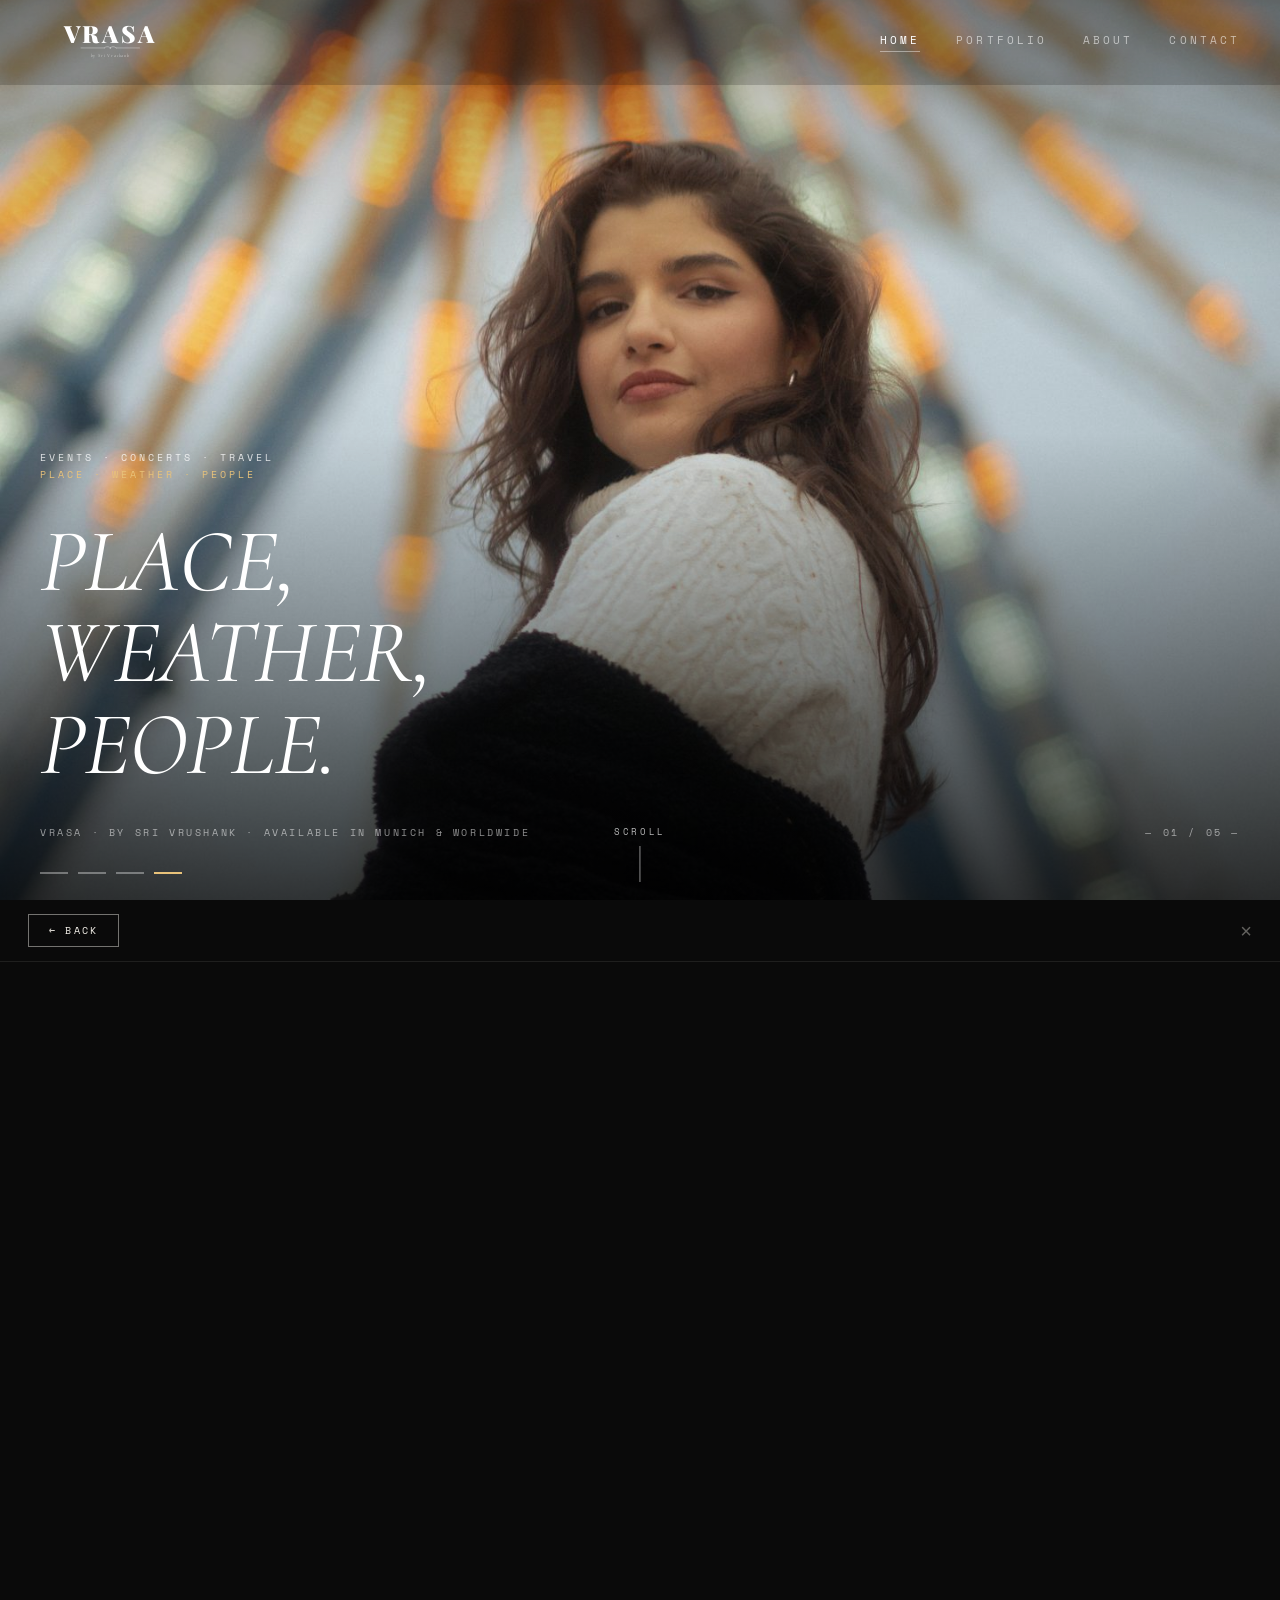
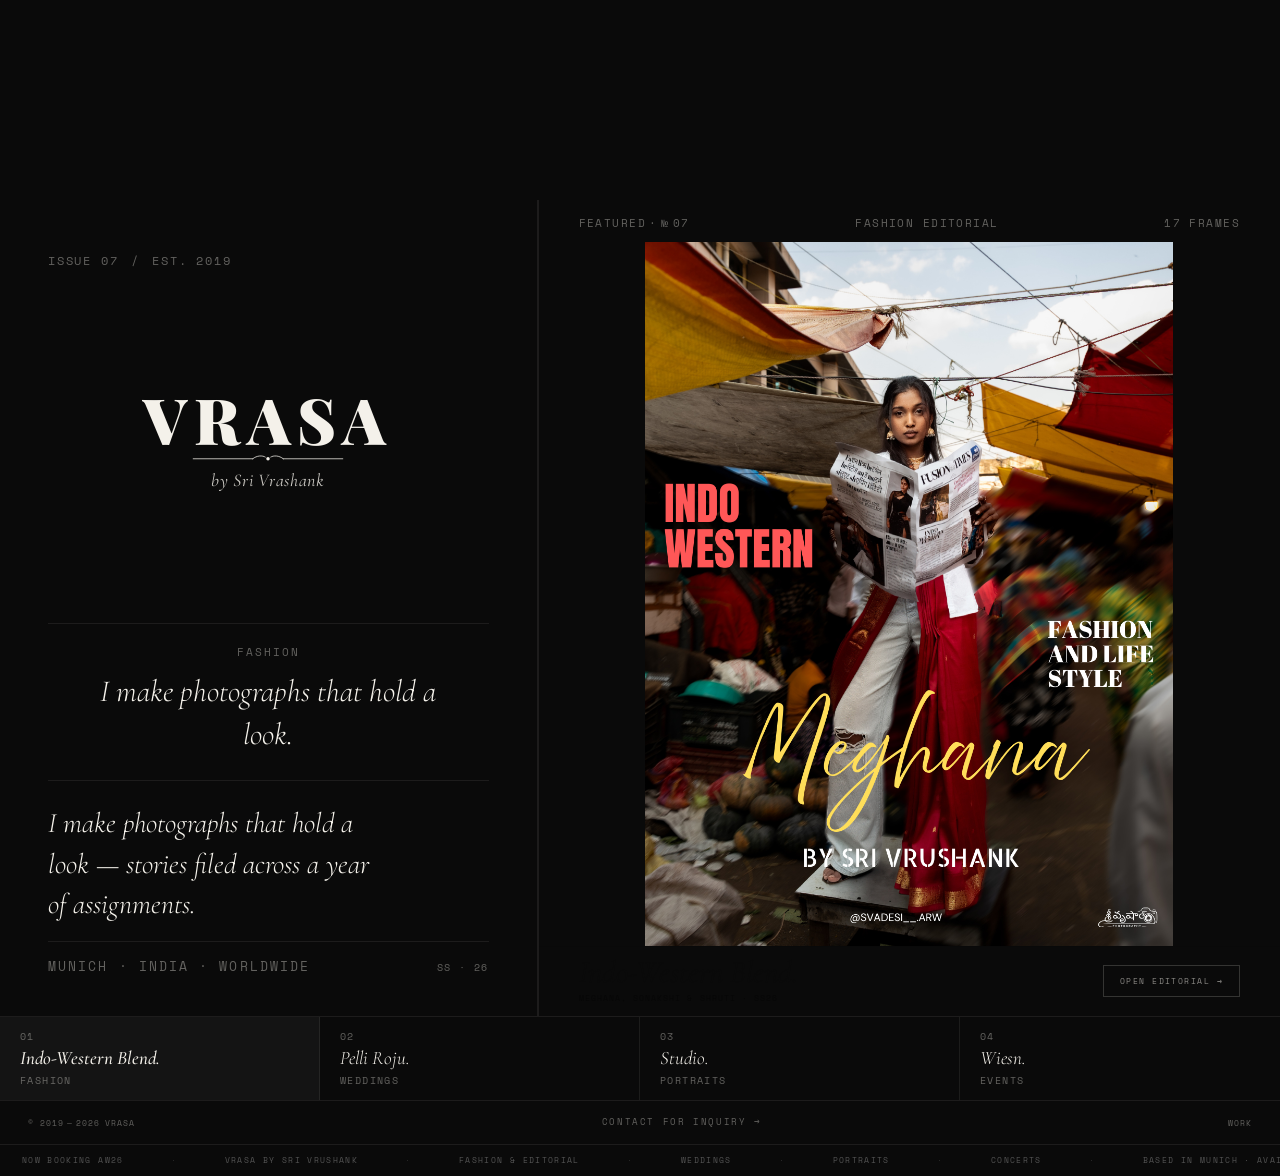
<file: index.html>
<!DOCTYPE html>
<html lang="en">
<head>
  <meta charset="UTF-8" />
  <meta name="viewport" content="width=device-width, initial-scale=1.0" />
  <title>VRASA — Sri Vrushank · Fashion Photographer</title>
  <meta name="description" content="VRASA by Sri Vrushank — fashion, editorial and wedding photography. Based in Munich, available worldwide." />
  <link rel="preconnect" href="https://fonts.googleapis.com">
  <link rel="preconnect" href="https://fonts.gstatic.com" crossorigin>
  <link href="https://fonts.googleapis.com/css2?family=Cormorant+Garamond:ital,wght@0,300;0,400;0,500;1,300;1,400;1,500&family=Cormorant+SC:wght@300;400;500&family=Space+Mono:ital,wght@0,400;1,400&family=Caveat:wght@400;600&family=Playfair+Display:wght@700;900&display=swap" rel="stylesheet">
  <link rel="stylesheet" href="assets/css/vrasa.css">
  <style>

  /* =====================================================
     COVER — Section 1
  ===================================================== */
  .cover {
    position:relative; width:100%; height:100vh; min-height:640px;
    background:#0A0A0A; overflow:hidden;
  }
  /* Hero images */
  .cover__bg {
    position:absolute; inset:0; width:100%; height:100%;
    object-fit:cover; object-position:50% 35%;
    opacity:0; transition:opacity 0.7s ease; z-index:0;
  }
  .cover__bg.is-active { opacity:0.96; z-index:1; }
  /* Scrim — heavier at bottom for legibility */
  .cover__overlay {
    position:absolute; inset:0; pointer-events:none; z-index:2;
    background:linear-gradient(to bottom,
      rgba(0,0,0,.32) 0%, rgba(0,0,0,.0) 30%,
      rgba(0,0,0,.0) 48%, rgba(0,0,0,.72) 100%);
  }
  

  /* Editorial category tags — above headline */
  .cover__tags {
    position:absolute; bottom:420px; left:40px; z-index:10;
    display:flex; flex-direction:column; gap:7px;
    font-family:var(--mono); font-size:10px; letter-spacing:.3em; text-transform:uppercase;
    color:rgba(255,255,255,.8); line-height:1;
  }
  .cover__tags-gold { color:#e8c27a; }
  .cover__tags.fading { opacity:0; }

  /* Large display headline */
  .cover__headline {
    position:absolute; bottom:110px; left:40px; max-width:65%; z-index:10;
    margin:0;
    font-family:var(--serif); font-style:italic; font-weight:400;
    font-size:clamp(52px,7vw,96px); line-height:1.02;
    letter-spacing:-.01em; text-transform:uppercase;
    color:#fff;
    transition:opacity .4s ease, transform .4s ease;
  }
  .cover__headline.fading { opacity:0; transform:translateY(8px); }

  /* Bottom byline strip */
  .cover__byline {
    position:absolute; bottom:60px; left:40px; right:40px; z-index:10;
    display:flex; justify-content:space-between; align-items:baseline;
    font-family:var(--mono); font-size:10px; letter-spacing:.26em; text-transform:uppercase;
    color:rgba(255,255,255,.55);
  }
  /* Slide dots + scroll — bottom left */
  .cover__dots {
    position:absolute; bottom:26px; left:40px; z-index:10;
    display:flex; gap:10px; align-items:center;
  }
  .cover__dot {
    width:28px; height:2px; background:rgba(255,255,255,.35);
    cursor:pointer; transition:background .3s;
    border:none; padding:0; display:block;
  }
  .cover__dot.is-active { background:#e8c27a; }
  /* Scroll cue — bottom center */
  .cover__scroll-hint {
    position:absolute; bottom:18px; left:50%; transform:translateX(-50%);
    display:flex; flex-direction:column; align-items:center; gap:8px;
    font-family:var(--mono); font-size:9px; letter-spacing:.28em; text-transform:uppercase;
    color:rgba(255,255,255,.72); z-index:10; pointer-events:none;
  }
  .cover__scroll-hint::after {
    content:''; width:1.5px; height:36px; background:rgba(255,255,255,.55);
    animation:scrollline 1.4s ease-in-out infinite;
  }
  @keyframes scrollline {
    0%   { transform:scaleY(0); transform-origin:top; opacity:0; }
    30%  { opacity:1; }
    70%  { transform:scaleY(1); transform-origin:top; opacity:1; }
    100% { transform:scaleY(1); transform-origin:top; opacity:0; }
  }
  .vrasa-mark { display:block; }
  .split__logo-wrap .vrasa-mark { width:clamp(160px,26vw,340px); color:var(--black); }

  /* =====================================================
     SPLIT — Section 2
  ===================================================== */
  .split {
    display:grid;
    grid-template-columns:42% 58%;
    grid-template-rows:1fr auto;
    height:100vh;
    overflow:hidden;
    background:var(--cream);
  }

  /* SPLIT MASTHEAD — full-width magazine header bar */
  .split__header {
    grid-column:1 / -1; grid-row:1;
    display:flex; justify-content:space-between; align-items:center;
    padding:16px 40px;
    border-bottom:1px solid var(--cream-border);
    background:var(--cream);
  }
  .split__header-brand {
    font-family:var(--mono); font-size:13px; letter-spacing:.15em;
    text-transform:uppercase; color:var(--black);
  }
  .split__header-nav {
    display:flex; align-items:center; gap:24px;
    font-family:var(--mono); font-size:12px; letter-spacing:.15em;
    text-transform:uppercase; color:var(--muted);
  }
  .split__header-nav a {
    color:var(--muted); text-decoration:none; transition:color .2s;
  }
  .split__header-nav a:hover { color:var(--black); }
  .split__header-nav .sep {
    width:3px; height:3px; background:var(--cream-border); border-radius:50%;
    display:inline-block; flex-shrink:0;
  }
  .split__header-date {
    font-family:var(--mono); font-size:13px; letter-spacing:.15em;
    text-transform:uppercase; color:var(--muted);
  }

  /* LEFT: identity panel */
  .split__left {
    grid-column:1; grid-row:1;
    padding:52px 48px 40px;
    display:flex; flex-direction:column; justify-content:space-between;
    border-right:1px solid var(--cream-border);
    position:relative;
  }
  .split__meta {
    font-family:var(--mono); font-size:12px; letter-spacing:.15em;
    text-transform:uppercase; color:var(--muted);
  }
  .split__logo-wrap { flex:1; display:flex; align-items:center; justify-content:center; }
  .split__logo-wrap .vrasa-mark { width:clamp(180px,30vw,360px); }

  /* Category tagline (below logo, updates on strip click) */
  .split__cat-tagline {
    text-align:center;
    padding:20px 32px 24px;
    border-top:1px solid var(--cream-border);
  }
  .split__cat-label {
    font-family:var(--mono); font-size:11px; letter-spacing:.18em;
    text-transform:uppercase; color:var(--muted); margin-bottom:10px;
  }
  .split__cat-quote {
    font-family:var(--serif); font-style:italic; font-weight:300;
    font-size:clamp(22px,2.4vw,32px); color:var(--black); line-height:1.4;
    transition:opacity .3s ease, transform .3s ease;
  }
  .split__cat-tagline.fading .split__cat-quote { opacity:0; transform:translateY(4px); }

  /* Project vision block — replaces email/social links */
  .split__vision {
    border-top:1px solid var(--cream-border);
    padding-top:22px;
  }
  .split__vision-headline {
    font-family:var(--serif); font-style:italic; font-weight:300;
    font-size:clamp(22px,2.2vw,30px); line-height:1.45;
    color:var(--black); margin-bottom:16px; max-width:340px;
    transition:opacity .35s ease, transform .35s ease;
  }
  .split__vision-headline.fading { opacity:0; transform:translateY(5px); }
  .split__vision-meta {
    display:flex; justify-content:space-between; align-items:baseline;
    padding-top:14px; border-top:1px solid var(--cream-border);
  }
  .split__vision-location {
    font-family:var(--mono); font-size:13px; letter-spacing:.16em;
    text-transform:uppercase; color:var(--muted);
    transition:opacity .3s ease;
  }
  .split__vision-date {
    font-family:var(--mono); font-size:10px; letter-spacing:.14em;
    text-transform:uppercase; color:var(--muted);
    transition:opacity .3s ease;
  }

  /* RIGHT: featured editorial */
  .split__right {
    grid-column:2; grid-row:1;
    display:flex; flex-direction:column; background:var(--cream);
    border-left:1px solid var(--cream-border);
  }
  /* Meta row — above the image */
  .split__feat-meta {
    flex-shrink:0;
    padding:14px 40px 8px;
    display:flex; justify-content:space-between; align-items:baseline;
    font-family:var(--mono); font-size:11px; letter-spacing:.13em;
    text-transform:uppercase; color:var(--muted); line-height:1.8;
  }
  /* Portrait-ratio image container */
  .split__feat-img-wrap {
    flex:1 1 0;
    min-height:0;
    /* Portrait frame: width auto-derived from height via aspect-ratio */
    aspect-ratio:3/4;
    width:auto;
    align-self:center;
    overflow:hidden; position:relative;
    background:#1a1a1a;
    cursor:pointer;
  }
  .split__feat-img {
    position:absolute; inset:0; width:100%; height:100%;
    object-fit:cover; object-position:center 22%;
    transition:opacity .6s ease;
  }
  .split__feat-img.fade-out { opacity:0; }
  /* Title + button row — below the image */
  .split__feat-info {
    flex-shrink:0;
    padding:10px 40px 12px;
    display:flex; justify-content:space-between; align-items:center;
    border-top:1px solid var(--cream-border);
  }
  .split__feat-title {
    font-family:var(--serif); font-style:italic; font-weight:400;
    font-size:clamp(20px,2.4vw,36px); color:var(--black); line-height:1.05;
    margin:0;
  }
  .split__feat-sub {
    font-family:var(--mono); font-size:7.5px; letter-spacing:.14em;
    text-transform:uppercase; color:var(--muted); margin-top:4px;
  }
  .split__open-btn {
    background:none; border:1px solid var(--black); cursor:pointer;
    font-family:var(--mono); font-size:8px; letter-spacing:.18em; text-transform:uppercase;
    color:var(--black); padding:9px 16px; white-space:nowrap;
    transition:background .2s, color .2s; flex-shrink:0; margin-left:20px;
  }
  .split__open-btn:hover { background:var(--black); color:var(--cream); }

  /* BOTTOM STRIP */
  .split__strip {
    grid-column:1 / -1; grid-row:2;
    display:grid; grid-template-columns:repeat(4,1fr);
    border-top:1px solid var(--cream-border);
    background:var(--cream);
  }
  .split__strip-item {
    background:none; border:none; cursor:pointer;
    padding:12px 20px; text-align:left;
    border-right:1px solid var(--cream-border);
    transition:background .2s;
    display:flex; flex-direction:column; gap:3px;
  }
  .split__strip-item:last-child { border-right:none; }
  .split__strip-item:hover { background:rgba(0,0,0,.03); }
  .split__strip-item.is-active { background:rgba(0,0,0,.05); }
  .strip__num {
    font-family:var(--mono); font-size:10px; letter-spacing:.12em;
    text-transform:uppercase; color:var(--muted);
  }
  .strip__title {
    font-family:var(--serif); font-style:italic; font-weight:300;
    font-size:clamp(14px,1.55vw,19px); color:var(--black); line-height:1.2;
  }
  .strip__cat {
    font-family:var(--mono); font-size:10px; letter-spacing:.14em;
    text-transform:uppercase; color:var(--muted);
  }
  .split__strip-item.is-active .strip__title { font-weight:500; }
  .split__strip-item.is-active .strip__num { color:var(--black); }

  /* =====================================================
     GALLERY PANEL — full-screen slide-in
  ===================================================== */
  .gallery-panel {
    position:fixed; inset:0; background:#0A0A0A;
    z-index:1100;
    transform:translateY(100%);
    transition:transform .55s cubic-bezier(.25,.46,.45,.94);
    display:flex; flex-direction:column; overflow:hidden;
  }
  .gallery-panel.is-open { transform:translateY(0); }

  .gallery-panel__header {
    display:flex; align-items:center; justify-content:space-between;
    padding:14px 28px;
    border-bottom:1px solid rgba(244,241,234,.09);
    flex-shrink:0;
  }
  .gallery-panel__back {
    font-family:var(--mono); font-size:10px; letter-spacing:.22em;
    text-transform:uppercase; color:#f4f1ea;
    cursor:pointer; text-decoration:none;
    border:1px solid rgba(244,241,234,.45); padding:8px 20px;
    background:none;
    transition:color .2s, border-color .2s, background .2s;
  }
  .gallery-panel__back:hover {
    background:rgba(244,241,234,.08);
    border-color:rgba(244,241,234,.75);
  }

  /* Bottom back button inside the image grid */
  .img-grid__footer {
    padding:40px 28px 56px;
    display:flex; justify-content:flex-start;
  }
  .img-grid__footer-btn {
    font-family:var(--mono); font-size:10px; letter-spacing:.22em;
    text-transform:uppercase; color:#f4f1ea;
    cursor:pointer; text-decoration:none;
    border:1px solid rgba(244,241,234,.45); padding:10px 22px;
    background:none;
    transition:color .2s, border-color .2s, background .2s;
  }
  .img-grid__footer-btn:hover {
    background:rgba(244,241,234,.08);
    border-color:rgba(244,241,234,.75);
  }
  .gallery-panel__title-wrap {
    display:flex; align-items:center; gap:16px;
  }
  .gallery-panel__title {
    font-family:var(--sc); font-size:16px; letter-spacing:.06em; color:#f4f1ea;
  }
  .gallery-panel__count {
    font-family:var(--mono); font-size:11px; letter-spacing:.13em;
    text-transform:uppercase; color:rgba(244,241,234,.38);
  }
  .gallery-panel__close {
    background:none; border:none; cursor:pointer;
    font-size:20px; color:rgba(244,241,234,.38); line-height:1; padding:0;
    transition:color .2s;
  }
  .gallery-panel__close:hover { color:#f4f1ea; }
  .gallery-panel__body {
    flex:1; overflow-y:auto; overflow-x:hidden;
  }

  /* Subfolder cards (3 per row, portrait) */
  .subfolder-grid {
    display:grid; grid-template-columns:repeat(3,1fr); gap:2px;
  }
  .subfolder-card {
    position:relative; cursor:pointer; overflow:hidden;
    aspect-ratio:2/3; background:#1c1c1c;
  }
  .subfolder-card img {
    width:100%; height:100%; object-fit:cover; display:block;
    transition:transform .5s ease;
  }
  .subfolder-card:hover img { transform:scale(1.04); }
  .subfolder-card__overlay {
    position:absolute; inset:0; pointer-events:none;
    background:linear-gradient(to top,rgba(0,0,0,.82) 0%,transparent 55%);
  }
  .subfolder-card__info {
    position:absolute; bottom:18px; left:18px; right:18px;
  }
  .subfolder-card__title {
    font-family:var(--serif); font-style:italic; font-weight:300;
    font-size:clamp(20px,2.8vw,34px); color:#fff; line-height:1.1; margin-bottom:5px;
  }
  .subfolder-card__sub {
    font-family:var(--mono); font-size:7px; letter-spacing:.15em;
    text-transform:uppercase; color:rgba(255,255,255,.45);
  }

  /* Image grid (3 per row) */
  .img-grid {
    display:grid; grid-template-columns:repeat(3,1fr); gap:2px;
  }
  .img-grid__item {
    cursor:pointer; overflow:hidden; aspect-ratio:2/3;
    background:#1c1c1c; position:relative;
  }
  .img-grid__item img {
    width:100%; height:100%; object-fit:cover; display:block;
    transition:transform .45s ease;
  }
  .img-grid__item:hover img { transform:scale(1.04); }
  .img-grid__item__num {
    position:absolute; top:10px; left:12px;
    font-family:var(--mono); font-size:7px; letter-spacing:.14em;
    color:rgba(255,255,255,.4); text-transform:uppercase;
  }

  /* =====================================================
     LIGHTBOX
  ===================================================== */
  .lb {
    position:fixed; inset:0; background:rgba(0,0,0,.94);
    z-index:1200; display:none; align-items:center; justify-content:center;
  }
  .lb.is-open { display:flex; }
  .lb__img {
    max-width:90vw; max-height:88vh; object-fit:contain;
    display:block; user-select:none;
  }
  .lb__close {
    position:absolute; top:18px; right:22px;
    background:none; border:none; cursor:pointer;
    font-size:28px; color:rgba(255,255,255,.7); line-height:1; padding:0;
    transition:color .2s;
  }
  .lb__close:hover { color:#fff; }
  .lb__btn {
    position:absolute; top:50%; transform:translateY(-50%);
    background:none; border:none; cursor:pointer;
    font-size:36px; color:rgba(255,255,255,.6); line-height:1; padding:16px;
    transition:color .2s;
  }
  .lb__btn:hover { color:#fff; }
  .lb__prev { left:8px; }
  .lb__next { right:8px; }
  .lb__counter {
    position:absolute; bottom:16px; left:50%; transform:translateX(-50%);
    font-family:var(--mono); font-size:8px; letter-spacing:.18em;
    text-transform:uppercase; color:rgba(255,255,255,.4);
  }

  /* =====================================================
     SITE FOOTER
  ===================================================== */
  .site-footer {
    background:var(--cream); border-top:1px solid var(--cream-border);
    padding:14px 28px;
    display:flex; justify-content:space-between; align-items:center;
    font-family:var(--mono); font-size:8px; letter-spacing:.12em;
    text-transform:uppercase; color:var(--muted);
  }
  .site-footer__contact {
    font-family:var(--mono); font-size:9px; letter-spacing:.18em;
    text-transform:uppercase; color:var(--black);
    border-bottom:1px solid var(--black); padding-bottom:1px;
    transition:opacity .2s;
  }
  .site-footer__contact:hover { opacity:.6; }
  .site-footer a { transition:color .2s; }
  .site-footer a:hover { color:var(--black); }

  /* =====================================================
     TICKER
  ===================================================== */
  .site-ticker {
    background:#0A0A0A; border-top:1px solid rgba(255,255,255,.06);
    overflow:hidden;
  }
  .site-ticker .ticker__track {
    padding:10px 0;
    font-family:var(--mono); font-size:7.5px; letter-spacing:.18em;
    text-transform:uppercase; color:rgba(255,255,255,.3);
  }
  .site-ticker .ticker__track span { padding:0 22px; flex-shrink:0; }
  .site-ticker .ticker__dot { color:rgba(255,255,255,.15); }

  /* =====================================================
     RESPONSIVE
  ===================================================== */
  @media (max-width:900px) {
    .split { grid-template-columns:1fr; grid-template-rows:1fr auto; height:auto; min-height:100vh; }
    .split__left { grid-column:1; grid-row:1; border-right:none; border-bottom:1px solid var(--cream-border); padding:40px 28px; }
    .split__right { grid-column:1; grid-row:2; }
    .split__feat-img-wrap { flex:0 0 auto; aspect-ratio:3/4; width:calc(100% - 56px); margin:0 28px; align-self:unset; }
    .split__feat-meta { padding:24px 28px 10px; }
    .split__feat-info { padding:14px 28px 24px; }
    .split__strip { grid-column:1; grid-row:3; grid-template-columns:repeat(2,1fr); }
    .split__strip-item:nth-child(2) { border-right:none; }
    .split__strip-item:nth-child(3) { border-top:1px solid var(--cream-border); }
    .split__strip-item:nth-child(4) { border-right:none; border-top:1px solid var(--cream-border); }
  }
  @media (max-width:600px) {
    .cover__logo .vrasa-mark { width:70vw; }
    .split__strip { grid-template-columns:1fr; }
    .split__strip-item { border-right:none; border-top:1px solid var(--cream-border); }
    .subfolder-grid { grid-template-columns:1fr 1fr; }
    .img-grid { grid-template-columns:1fr 1fr; }
    .split__feat-info { flex-direction:column; gap:14px; align-items:flex-start; }
    .split__open-btn { margin-left:0; }
  }
  
  /* =====================================================
     SECTION 1.5 · SCATTER — Instax rain of photos
  ===================================================== */
  .scatter {
    position: relative;
    width: 100%;
    height: 100vh;
    min-height: 640px;
    overflow: hidden;
    background: #0A0A0A;
  }

  /* Subtle floor line */
  .scatter::after {
    content: '';
    position: absolute;
    bottom: 0; left: 0; right: 0;
    height: 1px;
    background: rgba(244,241,234,.07);
  }

  /* Section label top-left */
  .scatter__label {
    position: absolute;
    top: 32px; left: 40px;
    font-family: var(--mono); font-size: 10px; letter-spacing: .3em; text-transform: uppercase;
    color: rgba(244,241,234,.2);
    z-index: 10;
  }
  .scatter__label span { color: rgba(244,241,234,.08); margin: 0 8px; }

  /* Scroll hint bottom */
  .scatter__scroll {
    position: absolute;
    bottom: 24px; left: 50%; transform: translateX(-50%);
    font-family: var(--mono); font-size: 9px; letter-spacing: .28em; text-transform: uppercase;
    color: rgba(244,241,234,.72);
    z-index: 10; pointer-events: none;
    display: flex; flex-direction: column; align-items: center; gap: 8px;
  }
  .scatter__scroll::after {
    content: ''; width: 1.5px; height: 36px;
    background: rgba(244,241,234,.55);
    animation: scrollline 1.4s ease-in-out infinite;
  }

  /* ── Instax mini card ── */
  .scard {
    position: absolute;
    cursor: pointer;
    transform-origin: center center;
    transition: transform .38s cubic-bezier(.23,1,.32,1),
                box-shadow .38s ease;
    will-change: transform;
    background: #fff;
    /* Instax border: equal sides/top, wide bottom strip */
    padding: 9px 9px 0 9px;
    box-shadow: 0 4px 20px rgba(0,0,0,.72), 0 1px 4px rgba(0,0,0,.5);
  }

  /* The photo area */
  .scard__img {
    display: block;
    width: 100%;
    aspect-ratio: 3/4;
    object-fit: cover;
    object-position: center 20%;
    filter: brightness(.88) saturate(.88);
    transition: filter .35s ease;
  }

  /* Bottom white strip — handwritten title */
  .scard__strip {
    background: #fff;
    padding: 5px 4px 9px 4px;
    min-height: 44px;
    display: flex;
    flex-direction: column;
    justify-content: center;
  }
  .scard__strip-title {
    font-family: 'Caveat', cursive;
    font-size: 13px;
    font-weight: 600;
    color: #1a1a1a;
    line-height: 1.15;
    white-space: nowrap;
    overflow: hidden;
    text-overflow: ellipsis;
    letter-spacing: .01em;
  }
  .scard__strip-cat {
    font-family: 'Caveat', cursive;
    font-size: 11px;
    font-weight: 400;
    color: rgba(0,0,0,.38);
    line-height: 1;
    margin-top: 1px;
    letter-spacing: .02em;
  }

  /* Hover: lift card, brighten photo, show detail */
  .scard:hover {
    transform: var(--final-transform) scale(1.28) !important;
    z-index: 300 !important;
    box-shadow: 0 28px 80px rgba(0,0,0,.85), 0 4px 16px rgba(0,0,0,.6) !important;
  }
  .scard:hover .scard__img {
    filter: brightness(1.0) saturate(1.12);
  }

  /* Fall-in animation — each card drops from sky */
  @keyframes fall-in {
    0%   { translate: 0 -115vh; opacity: 0; }
    38%  { opacity: 1; }
    70%  { translate: 0 12px; }
    83%  { translate: 0 -7px; }
    91%  { translate: 0 4px; }
    100% { translate: 0 0; opacity: 1; }
  }

  .scard.is-landed {
    animation: fall-in var(--dur, .9s) var(--delay, 0s) cubic-bezier(.22,.61,.36,1) both;
  }

  /* ── DARK PALETTE OVERRIDE: split section ── */
  .split,
  .split__right,
  .split__left,
  .split__strip,
  .split__strip-item { background: #0A0A0A !important; }

  .split__left { border-right-color: rgba(244,241,234,.08) !important; }
  .split__meta { color: rgba(244,241,234,.38) !important; }
  .split__cat-tagline { border-top-color: rgba(244,241,234,.08) !important; }
  .split__cat-label { color: rgba(244,241,234,.38) !important; }
  .split__cat-quote { color: #f4f1ea !important; }

  .split__logo-wrap .vrasa-mark { color: #f4f1ea !important; }

  .split__right { border-left-color: rgba(244,241,234,.08) !important; }
  .split__feat-meta { color: rgba(244,241,234,.38) !important; border-bottom-color: rgba(244,241,234,.08) !important; }
  .split__feat-meta span { color: rgba(244,241,234,.38) !important; }

  .split__vision { border-top-color: rgba(244,241,234,.08) !important; }
  .split__vision-headline { color: #f4f1ea !important; }
  .split__vision-meta { border-top-color: rgba(244,241,234,.08) !important; }
  .split__vision-location,
  .split__vision-date { color: rgba(244,241,234,.38) !important; }

  .split__open-btn {
    color: rgba(244,241,234,.55) !important;
    border-color: rgba(244,241,234,.18) !important;
  }
  .split__open-btn:hover { background: #f4f1ea !important; color: #0A0A0A !important; }

  .split__strip { border-top-color: rgba(244,241,234,.08) !important; }
  .split__strip-item { border-right-color: rgba(244,241,234,.08) !important; }
  .split__strip-item.is-active,
  .split__strip-item:hover { background: rgba(244,241,234,.04) !important; }
  .strip__cat { color: rgba(244,241,234,.38) !important; }
  .strip__title { color: #f4f1ea !important; }
  .strip__num { color: rgba(244,241,234,.38) !important; }

  /* g-nav scrolled state */
  .g-nav.is-visible { background: rgba(10,10,10,.97) !important; border-bottom-color: rgba(244,241,234,.08) !important; }

  /* site footer */
  .site-footer { background: #0A0A0A; border-top-color: rgba(244,241,234,.08) !important; color: rgba(244,241,234,.38) !important; }
  .site-footer a { color: rgba(244,241,234,.38) !important; }
  .site-footer a:hover { color: #f4f1ea !important; }

  /* ticker stays dark */
  .site-ticker { border-top-color: rgba(244,241,234,.08) !important; }

  </style>
<style>
  html { scroll-behavior: smooth; }
</style>
</head>
<body>

<nav class="site-nav" id="site-nav" role="navigation" aria-label="Main navigation">
  <a href="index.html" class="site-nav__logo" aria-label="VRASA — Home"><svg viewBox="0 0 520 148" xmlns="http://www.w3.org/2000/svg" aria-hidden="true" style="height:40px;width:auto;color:inherit;display:block;"><text x="260" y="78" text-anchor="middle" font-family="'Playfair Display','Cormorant SC',serif" font-weight="900" font-size="88" letter-spacing="10" fill="currentColor">VRASA</text><g transform="translate(260,96)" stroke-linecap="round" fill="none" stroke="currentColor" stroke-width="1.2"><line x1="-108" y1="0" x2="-22" y2="0"/><line x1="22" y1="0" x2="108" y2="0"/><path d="M -22 0 C -16 -6,-8 -6,-4 -3"/><path d="M 22 0 C 16 -6,8 -6,4 -3"/></g><circle cx="260" cy="96" r="2.2" fill="currentColor"/><text x="260" y="130" text-anchor="middle" font-family="'Cormorant Garamond','Cormorant',Georgia,serif" font-style="italic" font-weight="400" font-size="17" letter-spacing="3" fill="currentColor" opacity="0.72">by Sri Vrashank</text></svg></a>
  <div class="site-nav__links">
      <a href="index.html" class="is-active">Home</a>
      <a href="archive.html">Portfolio</a>
      <a href="about.html">About</a>
      <a href="contact.html">Contact</a>
  </div>
</nav>
<div class="page-veil" id="page-veil" aria-hidden="true"></div>
<!-- Global nav (appears on scroll) -->
  


  <!-- ═══════════════════════════════
       SECTION 1 · COVER
  ═══════════════════════════════ -->
  <section class="cover" id="cover" aria-label="Cover">

    <!-- Hero images — one per category, dot/click switches -->
    <img class="cover__bg is-active" data-cat="fashion" data-idx="0"
         src="shoots/fashion/chiaroscuro/01_1-DSC00371.jpg" alt="Fashion — VRASA"
         style="object-position:50% 15%;">
    <img class="cover__bg" data-cat="weddings" data-idx="1"
         src="shoots/weddings/pelli-roju/09_3-DSC00152.jpg" alt="Weddings — VRASA"
         style="object-position:50% 38%;">
    <img class="cover__bg" data-cat="portraits" data-idx="2"
         src="shoots/portraits/studio/10_DSC00218.jpg" alt="Portraits — VRASA"
         style="object-position:50% 30%;">
    <img class="cover__bg" data-cat="events" data-idx="3"
         src="shoots/concerts/wiesn/02_2-A6500277.jpg" alt="Events — VRASA"
         style="object-position:50% 58%;">

    <div class="cover__overlay" aria-hidden="true"></div>

    

    <!-- Editorial category tags — above headline, update per dot click -->
    <div class="cover__tags" id="cover-tags" aria-hidden="true">
      <span id="cover-tag-line1">Fashion · Editorial · Weddings</span>
      <span class="cover__tags-gold" id="cover-tag-line2">Indo-Western · Vrasa</span>
    </div>

    <!-- Large display headline — changes with category -->
    <h1 class="cover__headline" id="cover-headline">
      Blending<br>Traditions,<br>in Style.
    </h1>

    <!-- Bottom byline -->
    <div class="cover__byline" aria-label="Credits">
      <span>VRASA · By Sri Vrushank · Available in Munich &amp; Worldwide</span>
      <span>— 01 / 05 —</span>
    </div>

    <!-- Slide dots — click to switch category -->
    <div class="cover__dots" id="cover-dots" role="tablist" aria-label="Browse categories">
      <button class="cover__dot is-active" data-idx="0" aria-label="Fashion"></button>
      <button class="cover__dot" data-idx="1" aria-label="Weddings"></button>
      <button class="cover__dot" data-idx="2" aria-label="Portraits"></button>
      <button class="cover__dot" data-idx="3" aria-label="Events"></button>
    </div>

    <div class="cover__scroll-hint" aria-hidden="true">Scroll</div>
  </section>



  <!-- ═══════════════════════════════
       SECTION 1.5 · SCATTER
  ═══════════════════════════════ -->
  <section class="scatter" id="scatter" aria-label="Projects at a glance">
    <p class="scatter__label">Selected Work<span>/</span>2019 – 2026</p>
    <div id="scatter-stage"></div>
    <p class="scatter__scroll" aria-hidden="true">Scroll</p>
  </section>

  <script>
  /* ── SCATTER DATA — all 130 images ── */
  const SCATTER_ITEMS = [
  { src:'shoots/concerts/wiesn/01_1-A6500067.jpg', title:'Wiesn', cat:'Events', w:139, left:-1.5, top:26.7, rot:14.5, z:2, delay:0.035, dur:0.71 },
  { src:'shoots/concerts/wiesn/02_2-A6500277.jpg', title:'Wiesn', cat:'Events', w:137, left:18.1, top:64.3, rot:14.0, z:4, delay:0.047, dur:0.8 },
  { src:'shoots/concerts/wiesn/03_3-A6500298.jpg', title:'Wiesn', cat:'Events', w:132, left:72.6, top:41.6, rot:6.7, z:2, delay:0.046, dur:0.73 },
  { src:'shoots/concerts/wiesn/04_4-A6500303.jpg', title:'Wiesn', cat:'Events', w:154, left:57.0, top:62.8, rot:-19.5, z:9, delay:0.078, dur:0.92 },
  { src:'shoots/fashion/amsterdam/01_1-DSC00031.jpg', title:'Amsterdam', cat:'Fashion', w:155, left:54.3, top:64.5, rot:-7.0, z:5, delay:0.107, dur:0.99 },
  { src:'shoots/fashion/amsterdam/02_2-DSC00158.jpg', title:'Amsterdam', cat:'Fashion', w:142, left:33.4, top:14.5, rot:14.0, z:3, delay:0.132, dur:0.79 },
  { src:'shoots/fashion/amsterdam/03_3-DSC00512.jpg', title:'Amsterdam', cat:'Fashion', w:161, left:34.3, top:36.6, rot:-16.2, z:1, delay:0.168, dur:0.84 },
  { src:'shoots/fashion/amsterdam/04_4-DSC01811.jpg', title:'Amsterdam', cat:'Fashion', w:136, left:17.3, top:45.7, rot:-18.5, z:5, delay:0.148, dur:0.96 },
  { src:'shoots/fashion/amsterdam/05_5-DSC01823.jpg', title:'Amsterdam', cat:'Fashion', w:166, left:22.5, top:58.2, rot:6.7, z:9, delay:0.19, dur:0.96 },
  { src:'shoots/fashion/amsterdam/06_6-DSC01867.jpg', title:'Amsterdam', cat:'Fashion', w:139, left:11.4, top:24.6, rot:9.5, z:8, delay:0.212, dur:1.04 },
  { src:'shoots/fashion/amsterdam/07_7-DSC01869.jpg', title:'Amsterdam', cat:'Fashion', w:132, left:64.7, top:15.8, rot:-16.1, z:5, delay:0.226, dur:0.86 },
  { src:'shoots/fashion/amsterdam/08_8-DSC01921.jpg', title:'Amsterdam', cat:'Fashion', w:148, left:94.2, top:71.7, rot:13.6, z:9, delay:0.257, dur:0.75 },
  { src:'shoots/fashion/amsterdam/09_9-DSC01924.jpg', title:'Amsterdam', cat:'Fashion', w:142, left:50.5, top:74.0, rot:-8.5, z:6, delay:0.293, dur:0.99 },
  { src:'shoots/fashion/amsterdam/10_10-DSC01938.jpg', title:'Amsterdam', cat:'Fashion', w:151, left:20.2, top:65.1, rot:15.4, z:13, delay:0.292, dur:0.74 },
  { src:'shoots/fashion/amsterdam/11_11-DSC02100.jpg', title:'Amsterdam', cat:'Fashion', w:162, left:91.6, top:24.6, rot:19.4, z:13, delay:0.324, dur:0.77 },
  { src:'shoots/fashion/amsterdam/12_12-DSC02104.jpg', title:'Amsterdam', cat:'Fashion', w:151, left:36.3, top:39.3, rot:-10.7, z:2, delay:0.32, dur:0.91 },
  { src:'shoots/fashion/amsterdam/13_13-DSC02466.jpg', title:'Amsterdam', cat:'Fashion', w:146, left:55.4, top:27.6, rot:-4.1, z:6, delay:0.324, dur:0.78 },
  { src:'shoots/fashion/amsterdam/14_14-DSC02473.jpg', title:'Amsterdam', cat:'Fashion', w:163, left:17.6, top:23.2, rot:11.0, z:13, delay:0.364, dur:0.73 },
  { src:'shoots/fashion/amsterdam/15_15-DSC02571.jpg', title:'Amsterdam', cat:'Fashion', w:159, left:31.8, top:70.4, rot:14.1, z:1, delay:0.384, dur:0.82 },
  { src:'shoots/fashion/amsterdam/16_16-DSC02602.jpg', title:'Amsterdam', cat:'Fashion', w:138, left:21.1, top:35.3, rot:-7.7, z:2, delay:0.407, dur:1.0 },
  { src:'shoots/fashion/amsterdam/17_17-DSC02879.jpg', title:'Amsterdam', cat:'Fashion', w:167, left:5.9, top:73.5, rot:4.6, z:4, delay:0.41, dur:0.87 },
  { src:'shoots/fashion/amsterdam/18_18-DSC02893.jpg', title:'Amsterdam', cat:'Fashion', w:145, left:83.3, top:4.3, rot:-16.3, z:12, delay:0.477, dur:1.05 },
  { src:'shoots/fashion/amsterdam/19_19-DSC03162.jpg', title:'Amsterdam', cat:'Fashion', w:167, left:62.8, top:62.9, rot:4.0, z:1, delay:0.485, dur:0.72 },
  { src:'shoots/fashion/amsterdam/20_20-DSC03166.jpg', title:'Amsterdam', cat:'Fashion', w:169, left:44.2, top:9.3, rot:-4.2, z:14, delay:0.474, dur:0.74 },
  { src:'shoots/fashion/bazaar/01_DSC00299.jpg', title:'Bazaar', cat:'Fashion', w:168, left:20.9, top:57.8, rot:12.9, z:5, delay:0.492, dur:0.95 },
  { src:'shoots/fashion/bazaar/02_DSC01686-Edit.jpg', title:'Bazaar', cat:'Fashion', w:147, left:22.8, top:27.9, rot:18.8, z:1, delay:0.527, dur:1.05 },
  { src:'shoots/fashion/bazaar/03_DSC01715-Edit.jpg', title:'Bazaar', cat:'Fashion', w:138, left:3.4, top:14.8, rot:18.0, z:6, delay:0.537, dur:0.85 },
  { src:'shoots/fashion/bazaar/04_DSC01819.jpg', title:'Bazaar', cat:'Fashion', w:166, left:67.1, top:49.0, rot:3.1, z:5, delay:0.596, dur:0.74 },
  { src:'shoots/fashion/bazaar/Hero_meghana_indo_western.jpg', title:'Bazaar', cat:'Fashion', w:140, left:22.7, top:46.6, rot:8.8, z:14, delay:0.576, dur:0.87 },
  { src:'shoots/fashion/chiaroscuro/01_1-DSC00371.jpg', title:'Chiaroscuro', cat:'Fashion', w:135, left:5.3, top:73.8, rot:16.1, z:5, delay:0.59, dur:0.85 },
  { src:'shoots/fashion/chiaroscuro/02_2-DSC00523.jpg', title:'Chiaroscuro', cat:'Fashion', w:159, left:52.7, top:17.3, rot:-5.5, z:6, delay:0.635, dur:0.75 },
  { src:'shoots/fashion/chiaroscuro/03_3-DSC01097.jpg', title:'Chiaroscuro', cat:'Fashion', w:140, left:0.2, top:17.8, rot:-3.7, z:11, delay:0.635, dur:0.74 },
  { src:'shoots/fashion/chiaroscuro/04_4-DSC01218.jpg', title:'Chiaroscuro', cat:'Fashion', w:167, left:85.3, top:64.0, rot:18.8, z:13, delay:0.689, dur:1.01 },
  { src:'shoots/fashion/chiaroscuro/05_5-DSC01222.jpg', title:'Chiaroscuro', cat:'Fashion', w:133, left:14.1, top:34.5, rot:-7.2, z:12, delay:0.666, dur:1.01 },
  { src:'shoots/fashion/chiaroscuro/06_6-DSC01233.jpg', title:'Chiaroscuro', cat:'Fashion', w:162, left:18.5, top:55.5, rot:-3.4, z:6, delay:0.697, dur:0.72 },
  { src:'shoots/fashion/court/01_1-DSC03791.jpg', title:'Court', cat:'Fashion', w:149, left:31.5, top:34.0, rot:-8.6, z:5, delay:0.711, dur:1.04 },
  { src:'shoots/fashion/court/02_2-DSC03795.jpg', title:'Court', cat:'Fashion', w:148, left:-0.1, top:41.9, rot:10.4, z:2, delay:0.743, dur:0.9 },
  { src:'shoots/fashion/court/03_3-DSC04060.jpg', title:'Court', cat:'Fashion', w:148, left:0.5, top:32.2, rot:14.7, z:12, delay:0.78, dur:0.83 },
  { src:'shoots/fashion/court/04_4-DSC04099.jpg', title:'Court', cat:'Fashion', w:136, left:91.8, top:38.8, rot:11.6, z:6, delay:0.784, dur:0.8 },
  { src:'shoots/fashion/court/05_5-DSC04378.jpg', title:'Court', cat:'Fashion', w:140, left:15.4, top:47.6, rot:6.0, z:7, delay:0.813, dur:0.7 },
  { src:'shoots/fashion/court/06_6-DSC04425.jpg', title:'Court', cat:'Fashion', w:150, left:17.2, top:67.3, rot:10.5, z:9, delay:0.828, dur:1.02 },
  { src:'shoots/fashion/court/07_7-DSC04432.jpg', title:'Court', cat:'Fashion', w:142, left:62.5, top:32.5, rot:4.6, z:4, delay:0.86, dur:0.78 },
  { src:'shoots/fashion/court/08_8-DSC04491.jpg', title:'Court', cat:'Fashion', w:144, left:10.9, top:12.6, rot:-16.1, z:11, delay:0.875, dur:0.95 },
  { src:'shoots/fashion/court/09_9-DSC04549.jpg', title:'Court', cat:'Fashion', w:156, left:45.9, top:73.3, rot:15.8, z:2, delay:0.907, dur:0.78 },
  { src:'shoots/fashion/court/10_10-DSC04601.jpg', title:'Court', cat:'Fashion', w:165, left:42.9, top:68.8, rot:-5.3, z:9, delay:0.939, dur:0.91 },
  { src:'shoots/fashion/roots/01_1-DSC00055.jpg', title:'Roots', cat:'Fashion', w:160, left:57.9, top:46.7, rot:12.3, z:12, delay:0.952, dur:0.86 },
  { src:'shoots/fashion/roots/02_2-DSC00291.jpg', title:'Roots', cat:'Fashion', w:147, left:80.8, top:38.6, rot:-7.1, z:12, delay:0.937, dur:0.8 },
  { src:'shoots/fashion/roots/03_3-DSC00388.jpg', title:'Roots', cat:'Fashion', w:152, left:86.2, top:25.1, rot:-5.6, z:7, delay:0.964, dur:0.89 },
  { src:'shoots/fashion/roots/04_4-DSC01247.jpg', title:'Roots', cat:'Fashion', w:158, left:2.3, top:73.6, rot:18.0, z:8, delay:0.96, dur:0.82 },
  { src:'shoots/fashion/roots/05_5-DSC01296.jpg', title:'Roots', cat:'Fashion', w:156, left:82.2, top:57.9, rot:-6.7, z:7, delay:1.009, dur:0.84 },
  { src:'shoots/fashion/roots/06_6-DSC01524.jpg', title:'Roots', cat:'Fashion', w:157, left:69.1, top:42.5, rot:12.1, z:10, delay:1.034, dur:0.71 },
  { src:'shoots/fashion/runway/01_1-DSC04885.jpg', title:'Runway', cat:'Fashion', w:159, left:9.7, top:54.1, rot:-6.6, z:13, delay:1.073, dur:0.8 },
  { src:'shoots/fashion/runway/02_2-DSC05005.jpg', title:'Runway', cat:'Fashion', w:158, left:21.5, top:58.6, rot:14.1, z:11, delay:1.042, dur:0.71 },
  { src:'shoots/portraits/street/01_DSC00006.jpg', title:'Street', cat:'Portraits', w:147, left:16.1, top:22.9, rot:6.7, z:13, delay:1.082, dur:0.91 },
  { src:'shoots/portraits/street/02_DSC00021.jpg', title:'Street', cat:'Portraits', w:139, left:74.6, top:25.6, rot:18.8, z:7, delay:1.104, dur:0.95 },
  { src:'shoots/portraits/street/03_DSC00037.jpg', title:'Street', cat:'Portraits', w:136, left:55.8, top:52.3, rot:16.7, z:10, delay:1.147, dur:0.82 },
  { src:'shoots/portraits/street/04_DSC00060.jpg', title:'Street', cat:'Portraits', w:159, left:62.8, top:69.5, rot:-10.1, z:7, delay:1.178, dur:0.92 },
  { src:'shoots/portraits/street/05_DSC00078.jpg', title:'Street', cat:'Portraits', w:161, left:67.4, top:21.3, rot:7.6, z:9, delay:1.186, dur:0.86 },
  { src:'shoots/portraits/street/06_DSC00084.jpg', title:'Street', cat:'Portraits', w:169, left:23.1, top:72.8, rot:-18.0, z:8, delay:1.194, dur:0.93 },
  { src:'shoots/portraits/street/07_DSC00105.jpg', title:'Street', cat:'Portraits', w:153, left:-1.1, top:42.0, rot:18.0, z:5, delay:1.213, dur:0.88 },
  { src:'shoots/portraits/street/08_DSC00119.jpg', title:'Street', cat:'Portraits', w:144, left:4.6, top:50.4, rot:14.7, z:8, delay:1.227, dur:0.71 },
  { src:'shoots/portraits/street/09_DSC00127.jpg', title:'Street', cat:'Portraits', w:150, left:18.4, top:56.0, rot:11.0, z:7, delay:1.28, dur:0.89 },
  { src:'shoots/portraits/street/10_DSC00158.jpg', title:'Street', cat:'Portraits', w:154, left:67.0, top:62.2, rot:-6.3, z:9, delay:1.297, dur:0.94 },
  { src:'shoots/portraits/street/11_DSC00189.jpg', title:'Street', cat:'Portraits', w:144, left:17.9, top:21.9, rot:-11.9, z:2, delay:1.31, dur:0.8 },
  { src:'shoots/portraits/street/12_DSC00198.jpg', title:'Street', cat:'Portraits', w:155, left:14.1, top:13.8, rot:19.6, z:12, delay:1.337, dur:0.92 },
  { src:'shoots/portraits/street/13_DSC00218.jpg', title:'Street', cat:'Portraits', w:163, left:6.4, top:8.7, rot:8.8, z:5, delay:1.356, dur:0.87 },
  { src:'shoots/portraits/street/14_DSC00228.jpg', title:'Street', cat:'Portraits', w:136, left:36.5, top:58.6, rot:5.5, z:5, delay:1.325, dur:0.79 },
  { src:'shoots/portraits/street/15_DSC00274.jpg', title:'Street', cat:'Portraits', w:167, left:73.2, top:65.6, rot:-11.9, z:8, delay:1.358, dur:0.91 },
  { src:'shoots/portraits/street/16_DSC00286.jpg', title:'Street', cat:'Portraits', w:159, left:26.8, top:45.6, rot:-19.1, z:4, delay:1.376, dur:0.73 },
  { src:'shoots/portraits/street/17_DSC00294.jpg', title:'Street', cat:'Portraits', w:147, left:13.6, top:58.0, rot:6.9, z:12, delay:1.432, dur:0.72 },
  { src:'shoots/portraits/street/18_DSC00297.jpg', title:'Street', cat:'Portraits', w:146, left:89.3, top:58.1, rot:-18.9, z:9, delay:1.413, dur:0.75 },
  { src:'shoots/portraits/street/19_DSC00299.jpg', title:'Street', cat:'Portraits', w:149, left:79.5, top:27.7, rot:15.7, z:5, delay:1.446, dur:0.86 },
  { src:'shoots/portraits/street/20_DSC00302.jpg', title:'Street', cat:'Portraits', w:151, left:66.7, top:71.9, rot:-10.3, z:5, delay:1.442, dur:0.78 },
  { src:'shoots/portraits/street/21_DSC00303.jpg', title:'Street', cat:'Portraits', w:168, left:55.3, top:6.7, rot:12.8, z:3, delay:1.488, dur:0.93 },
  { src:'shoots/portraits/street/22_DSC00310.jpg', title:'Street', cat:'Portraits', w:149, left:14.3, top:54.5, rot:-4.6, z:6, delay:1.499, dur:0.74 },
  { src:'shoots/portraits/street/23_DSC01686-Edit.jpg', title:'Street', cat:'Portraits', w:142, left:29.3, top:36.6, rot:16.8, z:8, delay:1.505, dur:0.79 },
  { src:'shoots/portraits/street/24_DSC01715-Edit.jpg', title:'Street', cat:'Portraits', w:139, left:94.0, top:16.9, rot:14.2, z:7, delay:1.523, dur:0.88 },
  { src:'shoots/portraits/street/25_DSC01819.jpg', title:'Street', cat:'Portraits', w:163, left:59.2, top:55.2, rot:-14.9, z:11, delay:1.577, dur:0.78 },
  { src:'shoots/portraits/street/26_DSC08656_14.35.26.jpg', title:'Street', cat:'Portraits', w:142, left:27.4, top:15.6, rot:-17.3, z:2, delay:1.599, dur:0.75 },
  { src:'shoots/portraits/studio/01_DSC00006.jpg', title:'Studio', cat:'Portraits', w:150, left:47.4, top:13.8, rot:7.1, z:7, delay:1.591, dur:0.91 },
  { src:'shoots/portraits/studio/02_DSC00021.jpg', title:'Studio', cat:'Portraits', w:140, left:83.3, top:42.2, rot:18.9, z:14, delay:1.6, dur:0.95 },
  { src:'shoots/portraits/studio/03_DSC00105.jpg', title:'Studio', cat:'Portraits', w:169, left:54.6, top:59.4, rot:-11.2, z:13, delay:1.653, dur:0.86 },
  { src:'shoots/portraits/studio/04_DSC00148-3.jpg', title:'Studio', cat:'Portraits', w:152, left:83.8, top:48.7, rot:-8.4, z:13, delay:1.663, dur:1.05 },
  { src:'shoots/portraits/studio/05_DSC00151.jpg', title:'Studio', cat:'Portraits', w:141, left:46.0, top:11.7, rot:17.8, z:8, delay:1.666, dur:1.02 },
  { src:'shoots/portraits/studio/06_DSC00158.jpg', title:'Studio', cat:'Portraits', w:132, left:69.0, top:64.1, rot:11.0, z:6, delay:1.717, dur:0.84 },
  { src:'shoots/portraits/studio/07_DSC00159-2.jpg', title:'Studio', cat:'Portraits', w:137, left:82.0, top:68.1, rot:8.4, z:13, delay:1.729, dur:0.89 },
  { src:'shoots/portraits/studio/08_DSC00197.jpg', title:'Studio', cat:'Portraits', w:136, left:19.7, top:67.3, rot:4.5, z:13, delay:1.758, dur:1.01 },
  { src:'shoots/portraits/studio/09_DSC00210.jpg', title:'Studio', cat:'Portraits', w:160, left:12.8, top:48.4, rot:-10.3, z:7, delay:1.774, dur:0.98 },
  { src:'shoots/portraits/studio/10_DSC00218.jpg', title:'Studio', cat:'Portraits', w:142, left:13.7, top:47.6, rot:11.5, z:4, delay:1.788, dur:0.79 },
  { src:'shoots/portraits/studio/11_DSC00228.jpg', title:'Studio', cat:'Portraits', w:148, left:63.4, top:66.8, rot:19.1, z:5, delay:1.818, dur:0.85 },
  { src:'shoots/portraits/studio/12_DSC00240-Edit.jpg', title:'Studio', cat:'Portraits', w:148, left:42.1, top:22.9, rot:-4.8, z:6, delay:1.834, dur:1.05 },
  { src:'shoots/portraits/studio/13_DSC00274.jpg', title:'Studio', cat:'Portraits', w:150, left:-1.8, top:5.5, rot:19.6, z:12, delay:1.85, dur:1.02 },
  { src:'shoots/portraits/studio/14_DSC00286.jpg', title:'Studio', cat:'Portraits', w:150, left:74.3, top:51.9, rot:-6.2, z:13, delay:1.883, dur:0.93 },
  { src:'shoots/portraits/studio/15_DSC00294.jpg', title:'Studio', cat:'Portraits', w:140, left:59.5, top:36.0, rot:-15.5, z:5, delay:1.88, dur:0.85 },
  { src:'shoots/portraits/studio/16_DSC00297.jpg', title:'Studio', cat:'Portraits', w:144, left:9.3, top:50.8, rot:18.5, z:5, delay:1.935, dur:1.03 },
  { src:'shoots/portraits/studio/17_DSC00302.jpg', title:'Studio', cat:'Portraits', w:150, left:71.4, top:17.8, rot:5.4, z:14, delay:1.941, dur:0.94 },
  { src:'shoots/portraits/studio/18_DSC00303.jpg', title:'Studio', cat:'Portraits', w:157, left:93.7, top:44.2, rot:14.4, z:14, delay:1.958, dur:0.83 },
  { src:'shoots/portraits/studio/19_DSC00310.jpg', title:'Studio', cat:'Portraits', w:146, left:43.6, top:62.2, rot:13.4, z:11, delay:1.989, dur:1.02 },
  { src:'shoots/portraits/studio/20_DSC08656_14.35.26.jpg', title:'Studio', cat:'Portraits', w:151, left:61.6, top:37.2, rot:7.0, z:7, delay:1.987, dur:0.93 },
  { src:'shoots/weddings/pelli-roju/01_1-DSC00075.jpg', title:'Pelli Roju', cat:'Weddings', w:166, left:38.3, top:46.5, rot:9.9, z:1, delay:2.021, dur:0.78 },
  { src:'shoots/weddings/pelli-roju/02_1-DSC00605.jpg', title:'Pelli Roju', cat:'Weddings', w:160, left:92.0, top:31.4, rot:-9.1, z:4, delay:2.058, dur:1.03 },
  { src:'shoots/weddings/pelli-roju/03_1-DSC02560.jpg', title:'Pelli Roju', cat:'Weddings', w:161, left:5.3, top:12.6, rot:-3.9, z:3, delay:2.067, dur:0.77 },
  { src:'shoots/weddings/pelli-roju/04_1-DSC04669.jpg', title:'Pelli Roju', cat:'Weddings', w:167, left:16.9, top:43.0, rot:5.5, z:1, delay:2.057, dur:1.04 },
  { src:'shoots/weddings/pelli-roju/05_2-096A9595.jpg', title:'Pelli Roju', cat:'Weddings', w:140, left:50.6, top:38.5, rot:-3.3, z:3, delay:2.105, dur:0.88 },
  { src:'shoots/weddings/pelli-roju/06_2-DSC00147.jpg', title:'Pelli Roju', cat:'Weddings', w:136, left:44.1, top:71.8, rot:11.6, z:1, delay:2.124, dur:1.02 },
  { src:'shoots/weddings/pelli-roju/07_2-DSC00643.jpg', title:'Pelli Roju', cat:'Weddings', w:165, left:26.5, top:36.4, rot:10.5, z:6, delay:2.136, dur:0.72 },
  { src:'shoots/weddings/pelli-roju/08_2-DSC02564.jpg', title:'Pelli Roju', cat:'Weddings', w:149, left:59.1, top:59.0, rot:-13.2, z:9, delay:2.156, dur:0.73 },
  { src:'shoots/weddings/pelli-roju/09_3-DSC00152.jpg', title:'Pelli Roju', cat:'Weddings', w:139, left:82.1, top:48.1, rot:-6.7, z:4, delay:2.165, dur:0.99 },
  { src:'shoots/weddings/pelli-roju/10_3-DSC00248.jpg', title:'Pelli Roju', cat:'Weddings', w:157, left:38.0, top:16.6, rot:-9.4, z:8, delay:2.164, dur:0.99 },
  { src:'shoots/weddings/pelli-roju/11_3-DSC00945.jpg', title:'Pelli Roju', cat:'Weddings', w:137, left:39.6, top:71.0, rot:4.0, z:9, delay:2.2, dur:0.74 },
  { src:'shoots/weddings/pelli-roju/12_3-DSC02565.jpg', title:'Pelli Roju', cat:'Weddings', w:154, left:84.2, top:64.2, rot:-11.6, z:8, delay:2.213, dur:0.74 },
  { src:'shoots/weddings/pelli-roju/13_4-DSC00297.jpg', title:'Pelli Roju', cat:'Weddings', w:167, left:33.1, top:50.7, rot:17.4, z:14, delay:2.257, dur:0.94 },
  { src:'shoots/weddings/pelli-roju/14_4-DSC00458.jpg', title:'Pelli Roju', cat:'Weddings', w:167, left:-1.3, top:27.8, rot:-8.3, z:1, delay:2.251, dur:0.75 },
  { src:'shoots/weddings/pelli-roju/15_4-DSC00948.jpg', title:'Pelli Roju', cat:'Weddings', w:157, left:3.0, top:71.8, rot:-12.0, z:8, delay:2.28, dur:0.83 },
  { src:'shoots/weddings/pelli-roju/16_4-DSC02566.jpg', title:'Pelli Roju', cat:'Weddings', w:152, left:74.5, top:71.8, rot:5.7, z:11, delay:2.285, dur:0.86 },
  { src:'shoots/weddings/pelli-roju/17_5-DSC00571.jpg', title:'Pelli Roju', cat:'Weddings', w:159, left:45.1, top:35.2, rot:-4.9, z:5, delay:2.341, dur:0.91 },
  { src:'shoots/weddings/pelli-roju/18_5-DSC00741.jpg', title:'Pelli Roju', cat:'Weddings', w:165, left:63.4, top:12.7, rot:-3.1, z:4, delay:2.366, dur:0.97 },
  { src:'shoots/weddings/pelli-roju/19_5-DSC02568.jpg', title:'Pelli Roju', cat:'Weddings', w:150, left:29.1, top:14.1, rot:9.5, z:9, delay:2.374, dur:0.93 },
  { src:'shoots/weddings/pelli-roju/20_6-096A8646.jpg', title:'Pelli Roju', cat:'Weddings', w:154, left:3.3, top:6.2, rot:12.8, z:12, delay:2.398, dur:0.8 },
  { src:'shoots/weddings/pelli-roju/21_6-DSC00593.jpg', title:'Pelli Roju', cat:'Weddings', w:157, left:-1.9, top:35.1, rot:17.1, z:2, delay:2.406, dur:0.74 },
  { src:'shoots/weddings/pelli-roju/22_6-DSC00772.jpg', title:'Pelli Roju', cat:'Weddings', w:159, left:55.5, top:59.7, rot:-8.8, z:3, delay:2.405, dur:0.92 },
  { src:'shoots/weddings/pelli-roju/23_7-DSC00712.jpg', title:'Pelli Roju', cat:'Weddings', w:165, left:47.5, top:48.1, rot:-7.0, z:4, delay:2.43, dur:0.75 },
  { src:'shoots/weddings/pelli-roju/24_7-DSC00812.jpg', title:'Pelli Roju', cat:'Weddings', w:136, left:13.9, top:53.8, rot:-15.9, z:10, delay:2.479, dur:1.05 },
  { src:'shoots/weddings/pelli-roju/25_8-DSC00715.jpg', title:'Pelli Roju', cat:'Weddings', w:152, left:83.3, top:71.6, rot:-10.5, z:5, delay:2.495, dur:0.82 },
  { src:'shoots/weddings/pelli-roju/26_8-DSC00850.jpg', title:'Pelli Roju', cat:'Weddings', w:136, left:27.4, top:31.7, rot:4.3, z:14, delay:2.485, dur:0.91 },
  { src:'shoots/weddings/pelli-roju/27_9-DSC00763.jpg', title:'Pelli Roju', cat:'Weddings', w:156, left:42.7, top:33.0, rot:10.6, z:11, delay:2.511, dur:0.91 },
  { src:'shoots/weddings/pelli-roju/28_9-DSC01099.jpg', title:'Pelli Roju', cat:'Weddings', w:164, left:11.2, top:69.5, rot:-7.2, z:8, delay:2.551, dur:0.91 },
  { src:'shoots/weddings/pelli-roju/29_10-DSC00787.jpg', title:'Pelli Roju', cat:'Weddings', w:155, left:33.7, top:47.1, rot:13.2, z:11, delay:2.56, dur:0.82 },
  { src:'shoots/weddings/pelli-roju/30_11-DSC00847.jpg', title:'Pelli Roju', cat:'Weddings', w:167, left:64.5, top:30.8, rot:18.4, z:6, delay:2.565, dur:0.93 },
  { src:'shoots/weddings/pelli-roju/31_14-DSC07369.jpg', title:'Pelli Roju', cat:'Weddings', w:154, left:27.3, top:69.9, rot:-15.1, z:9, delay:2.603, dur:0.98 }
];

  (function buildScatter() {
    const stage = document.getElementById('scatter-stage');
    if (!stage) return;

    SCATTER_ITEMS.forEach(function(item) {
      const rot = item.rot + 'deg';
      const finalT = 'rotate(' + rot + ')';

      const card = document.createElement('div');
      card.className = 'scard';
      card.style.cssText = [
        'width:' + item.w + 'px',
        'left:' + item.left + '%',
        'top:' + item.top + '%',
        'z-index:' + item.z,
        'transform:' + finalT,
        '--final-transform:' + finalT,
        '--delay:' + item.delay + 's',
        '--dur:' + item.dur + 's',
        'translate:0 -115vh',
        'opacity:0',
      ].join(';');

      card.innerHTML =
        '<img class="scard__img" src="' + item.src + '" alt="' + item.title + '" loading="lazy">' +
        '<div class="scard__strip">' +
          '<span class="scard__strip-title">' + item.title + '</span>' +
          '<span class="scard__strip-cat">' + item.cat + '</span>' +
        '</div>';

      stage.appendChild(card);
    });

    /* Trigger animation when section enters viewport (once) */
    const section = document.getElementById('scatter');
    let fired = false;
    const obs = new IntersectionObserver(function(entries) {
      if (entries[0].isIntersecting && !fired) {
        fired = true;
        /* Stagger: let CSS --delay drive timing */
        document.querySelectorAll('.scard').forEach(function(c) {
          c.classList.add('is-landed');
        });
        obs.disconnect();
      }
    }, { threshold: 0.08 });
    obs.observe(section);
  })();
  </script>

  <!-- ═══════════════════════════════
       SECTION 2 · THE SPLIT
  ═══════════════════════════════ -->
  <section class="split" id="journal" aria-label="Portfolio">

    <!-- MASTHEAD — magazine header bar spanning both columns -->

    <!-- LEFT: VRASA identity -->
    <div class="split__left">
      <p class="split__meta">Issue 07 &thinsp;/&thinsp; Est. 2019</p>

      <div class="split__logo-wrap">
        <svg class="vrasa-mark" viewBox="0 0 520 180" xmlns="http://www.w3.org/2000/svg" role="img" aria-label="VRASA — by Sri Vrushank">
          <text x="260" y="88" text-anchor="middle" font-family="'Playfair Display','Cormorant SC',serif" font-weight="900" font-size="92" letter-spacing="10" fill="currentColor">VRASA</text>
          <g transform="translate(260,108)" stroke-linecap="round" fill="none" stroke="currentColor" stroke-width="1.1">
            <line x1="-108" y1="0" x2="-22" y2="0"/>
            <line x1="22" y1="0" x2="108" y2="0"/>
            <path d="M -22 0 C -16 -5,-8 -5,-4 -2.5"/>
            <path d="M 22 0 C 16 -5,8 -5,4 -2.5"/>
          </g>
          <circle cx="260" cy="108" r="2.5" fill="currentColor"/>
          <text x="260" y="148" text-anchor="middle" font-family="'Cormorant Garamond','Cormorant',serif" font-weight="400" font-style="italic" font-size="26" letter-spacing="1" fill="currentColor" opacity="0.82">by Sri Vrashank</text>
        </svg>
      </div>

      <!-- Category tagline (updates when bottom strip is clicked) -->
      <div class="split__cat-tagline" id="split-cat-tagline">
        <p class="split__cat-label" id="split-cat-label">Fashion</p>
        <p class="split__cat-quote" id="split-cat-quote">I make photographs that hold a look.</p>
      </div>

      <div class="split__vision" id="split-vision">
        <p class="split__vision-headline" id="split-vision-headline">I make photographs that hold a look — stories filed across a year of assignments.</p>
        <div class="split__vision-meta">
          <span class="split__vision-location" id="split-vision-location">Munich · India · Worldwide</span>
          <span class="split__vision-date" id="split-vision-date">SS · 26</span>
        </div>
      </div>
    </div>

    <!-- RIGHT: Featured editorial — portrait ratio layout -->
    <div class="split__right" id="split-right">

      <!-- Meta above image -->
      <div class="split__feat-meta" id="split-feat-meta">
        <span>Featured&thinsp;·&thinsp;№&thinsp;07</span>
        <span>Fashion Editorial</span>
        <span>17 Frames</span>
      </div>

      <!-- Portrait-ratio image -->
      <div class="split__feat-img-wrap" id="split-feat-img-wrap">
        <img class="split__feat-img" id="split-feat-img"
             src="shoots/fashion/bazaar/Hero_meghana_indo_western.jpg" alt="Featured editorial"
             style="object-position:55% 18%;">
      </div>

      <!-- Title + button below image -->
      <div class="split__feat-info">
        <div>
          <h2 class="split__feat-title" id="split-feat-title">Indo-Western Blend.</h2>
          <p class="split__feat-sub" id="split-feat-sub">Meghana, Sonakshi &amp; Shruti · SS26</p>
        </div>
        <button class="split__open-btn" id="split-open-btn" aria-label="Open editorial gallery">
          Open Editorial →
        </button>
      </div>

    </div>

    <!-- BOTTOM STRIP: 4 featured items (one per category) -->
    <div class="split__strip" id="split-strip" role="tablist">
      <button class="split__strip-item is-active" data-strip="0" role="tab" aria-selected="true">
        <span class="strip__num">01</span>
        <span class="strip__title">Indo-Western Blend.</span>
        <span class="strip__cat">Fashion</span>
      </button>
      <button class="split__strip-item" data-strip="1" role="tab" aria-selected="false">
        <span class="strip__num">02</span>
        <span class="strip__title">Pelli Roju.</span>
        <span class="strip__cat">Weddings</span>
      </button>
      <button class="split__strip-item" data-strip="2" role="tab" aria-selected="false">
        <span class="strip__num">03</span>
        <span class="strip__title">Studio.</span>
        <span class="strip__cat">Portraits</span>
      </button>
      <button class="split__strip-item" data-strip="3" role="tab" aria-selected="false">
        <span class="strip__num">04</span>
        <span class="strip__title">Wiesn.</span>
        <span class="strip__cat">Events</span>
      </button>
    </div>

  </section>


  <!-- ═══════════════════════════════
       GALLERY PANEL (full-screen slide-in)
  ═══════════════════════════════ -->
  <div class="gallery-panel" id="gallery-panel" role="dialog" aria-modal="true" aria-hidden="true" aria-label="Editorial gallery">
    <div class="gallery-panel__header">
      <button class="gallery-panel__back" id="gallery-back" aria-label="Go back">← Back</button>
      <div class="gallery-panel__title-wrap">
        <span class="gallery-panel__title" id="gallery-title"></span>
        <span class="gallery-panel__count" id="gallery-count"></span>
      </div>
      <button class="gallery-panel__close" id="gallery-close" aria-label="Close gallery">×</button>
    </div>
    <div class="gallery-panel__body" id="gallery-body"></div>
  </div>


  <!-- ═══════════════════════════════
       LIGHTBOX
  ═══════════════════════════════ -->
  <div class="lb" id="lb" role="dialog" aria-modal="true" aria-label="Image viewer">
    <button class="lb__close" id="lb-close" aria-label="Close">×</button>
    <button class="lb__btn lb__prev" id="lb-prev" aria-label="Previous image">‹</button>
    <img class="lb__img" id="lb-img" alt="">
    <button class="lb__btn lb__next" id="lb-next" aria-label="Next image">›</button>
    <span class="lb__counter" id="lb-counter"></span>
  </div>


  <!-- ═══════════════════════════════
       FOOTER
  ═══════════════════════════════ -->
  <footer class="site-footer">
    <span>© 2019&thinsp;—&thinsp;2026 VRASA</span>
    <a href="contact.html" class="site-footer__contact">Contact for inquiry →</a>
    <a href="archive.html">Work</a>
  </footer>

  <!-- TICKER -->
  <div class="site-ticker ticker" aria-label="Latest editorials">
    <div class="ticker__track">
      <span>NOW BOOKING AW26</span><span class="ticker__dot">&thinsp;·&thinsp;</span>
      <span>VRASA BY SRI VRUSHANK</span><span class="ticker__dot">&thinsp;·&thinsp;</span>
      <span>FASHION &amp; EDITORIAL</span><span class="ticker__dot">&thinsp;·&thinsp;</span>
      <span>WEDDINGS</span><span class="ticker__dot">&thinsp;·&thinsp;</span>
      <span>PORTRAITS</span><span class="ticker__dot">&thinsp;·&thinsp;</span>
      <span>CONCERTS</span><span class="ticker__dot">&thinsp;·&thinsp;</span>
      <span>BASED IN MUNICH · AVAILABLE WORLDWIDE</span><span class="ticker__dot">&thinsp;·&thinsp;</span>
      <span>NOW BOOKING AW26</span><span class="ticker__dot">&thinsp;·&thinsp;</span>
      <span>VRASA BY SRI VRUSHANK</span><span class="ticker__dot">&thinsp;·&thinsp;</span>
      <span>FASHION &amp; EDITORIAL</span><span class="ticker__dot">&thinsp;·&thinsp;</span>
      <span>WEDDINGS</span><span class="ticker__dot">&thinsp;·&thinsp;</span>
      <span>PORTRAITS</span><span class="ticker__dot">&thinsp;·&thinsp;</span>
      <span>CONCERTS</span><span class="ticker__dot">&thinsp;·&thinsp;</span>
      <span>BASED IN MUNICH · AVAILABLE WORLDWIDE</span><span class="ticker__dot">&thinsp;·&thinsp;</span>
    </div>
  </div>


  <script src="assets/js/vrasa.js"></script>
  <script>
  /* ═══════════════════════════════════════════════════
     SITE DATA
  ═══════════════════════════════════════════════════ */
  const CATS = {
    fashion: {
      label: 'Fashion',
      tagline: 'I make photographs that hold a look.',
      projects: [
        { num:'01', title:'Indo-Western Blend.', cat:'Fashion',
          sub:'Meghana, Sonakshi & Shruti · SS26', frames:17,
          cover:'shoots/fashion/bazaar/Hero_meghana_indo_western.jpg',
          subfolders: [
            { title:'Meghana', frames:5,
              cover:'shoots/fashion/bazaar/Hero_meghana_indo_western.jpg',
              images:['Hero_meghana_indo_western.jpg','01_DSC00299.jpg','02_DSC01686-Edit.jpg','03_DSC01715-Edit.jpg','04_DSC01819.jpg'].map(f=>'shoots/fashion/bazaar/'+f) },
            { title:'Sonakshi', frames:6,
              cover:'shoots/fashion/chiaroscuro/01_1-DSC00371.jpg',
              images:['01_1-DSC00371.jpg','02_2-DSC00523.jpg','03_3-DSC01097.jpg','04_4-DSC01218.jpg','05_5-DSC01222.jpg','06_6-DSC01233.jpg'].map(f=>'shoots/fashion/chiaroscuro/'+f) },
            { title:'Shruti', frames:6,
              cover:'shoots/fashion/roots/01_1-DSC00055.jpg',
              images:['01_1-DSC00055.jpg','02_2-DSC00291.jpg','03_3-DSC00388.jpg','04_4-DSC01247.jpg','05_5-DSC01296.jpg','06_6-DSC01524.jpg'].map(f=>'shoots/fashion/roots/'+f) }
          ]
        },
        { num:'02', title:'Amsterdam.', cat:'Fashion', sub:'20 frames · AW25', frames:20,
          cover:'shoots/fashion/amsterdam/01_1-DSC00031.jpg',
          images:['01_1-DSC00031.jpg','02_2-DSC00158.jpg','03_3-DSC00512.jpg','04_4-DSC01811.jpg','05_5-DSC01823.jpg','06_6-DSC01867.jpg','07_7-DSC01869.jpg','08_8-DSC01921.jpg','09_9-DSC01924.jpg','10_10-DSC01938.jpg','11_11-DSC02100.jpg','12_12-DSC02104.jpg','13_13-DSC02466.jpg','14_14-DSC02473.jpg','15_15-DSC02571.jpg','16_16-DSC02602.jpg','17_17-DSC02879.jpg','18_18-DSC02893.jpg','19_19-DSC03162.jpg','20_20-DSC03166.jpg'].map(f=>'shoots/fashion/amsterdam/'+f) },
        { num:'03', title:'Court.', cat:'Fashion', sub:'10 frames · Courtside · SS25', frames:10,
          cover:'shoots/fashion/court/01_1-DSC03791.jpg',
          images:['01_1-DSC03791.jpg','02_2-DSC03795.jpg','03_3-DSC04060.jpg','04_4-DSC04099.jpg','05_5-DSC04378.jpg','06_6-DSC04425.jpg','07_7-DSC04432.jpg','08_8-DSC04491.jpg','09_9-DSC04549.jpg','10_10-DSC04601.jpg'].map(f=>'shoots/fashion/court/'+f) },
        { num:'04', title:'Runway.', cat:'Fashion', sub:'2 frames · Milan Fashion Week', frames:2,
          cover:'shoots/fashion/runway/01_1-DSC04885.jpg',
          images:['01_1-DSC04885.jpg','02_2-DSC05005.jpg'].map(f=>'shoots/fashion/runway/'+f) }
      ]
    },
    weddings: {
      label: 'Weddings',
      tagline: 'The day, unfolding.',
      projects: [
        { num:'01', title:'Pelli Roju.', cat:'Weddings',
          sub:'31 frames · Telugu Wedding · Visakhapatnam', frames:31,
          cover:'shoots/weddings/pelli-roju/01_1-DSC00075.jpg',
          images:['01_1-DSC00075.jpg','02_1-DSC00605.jpg','03_1-DSC02560.jpg','04_1-DSC04669.jpg','05_2-096A9595.jpg','06_2-DSC00147.jpg','07_2-DSC00643.jpg','08_2-DSC02564.jpg','09_3-DSC00152.jpg','10_3-DSC00248.jpg','11_3-DSC00945.jpg','12_3-DSC02565.jpg','13_4-DSC00297.jpg','14_4-DSC00458.jpg','15_4-DSC00948.jpg','16_4-DSC02566.jpg','17_5-DSC00571.jpg','18_5-DSC00741.jpg','19_5-DSC02568.jpg','20_6-096A8646.jpg','21_6-DSC00593.jpg','22_6-DSC00772.jpg','23_7-DSC00712.jpg','24_7-DSC00812.jpg','25_8-DSC00715.jpg','26_8-DSC00850.jpg','27_9-DSC00763.jpg','28_9-DSC01099.jpg','29_10-DSC00787.jpg','30_11-DSC00847.jpg','31_14-DSC07369.jpg'].map(f=>'shoots/weddings/pelli-roju/'+f) }
      ]
    },
    portraits: {
      label: 'Portraits',
      tagline: 'Every. Muse. Is a story.',
      projects: [
        { num:'01', title:'Studio.', cat:'Portraits', sub:'20 frames · Clean light, precise lines', frames:20,
          cover:'shoots/portraits/studio/18_DSC00303.jpg',
          images:['01_DSC00006.jpg','02_DSC00021.jpg','03_DSC00105.jpg','04_DSC00148-3.jpg','05_DSC00151.jpg','06_DSC00158.jpg','07_DSC00159-2.jpg','08_DSC00197.jpg','09_DSC00210.jpg','10_DSC00218.jpg','11_DSC00228.jpg','12_DSC00240-Edit.jpg','13_DSC00274.jpg','14_DSC00286.jpg','15_DSC00294.jpg','16_DSC00297.jpg','17_DSC00302.jpg','18_DSC00303.jpg','19_DSC00310.jpg','20_DSC08656_14.35.26.jpg'].map(f=>'shoots/portraits/studio/'+f) },
        { num:'02', title:'Candid & Street.', cat:'Portraits', sub:'26 frames · On-location portraits', frames:26,
          cover:'shoots/portraits/street/01_DSC00006.jpg',
          images:['01_DSC00006.jpg','02_DSC00021.jpg','03_DSC00037.jpg','04_DSC00060.jpg','05_DSC00078.jpg','06_DSC00084.jpg','07_DSC00105.jpg','08_DSC00119.jpg','09_DSC00127.jpg','10_DSC00158.jpg','11_DSC00189.jpg','12_DSC00198.jpg','13_DSC00218.jpg','14_DSC00228.jpg','15_DSC00274.jpg','16_DSC00286.jpg','17_DSC00294.jpg','18_DSC00297.jpg','19_DSC00299.jpg','20_DSC00302.jpg','21_DSC00303.jpg','22_DSC00310.jpg','23_DSC01686-Edit.jpg','24_DSC01715-Edit.jpg','25_DSC01819.jpg','26_DSC08656_14.35.26.jpg'].map(f=>'shoots/portraits/street/'+f) }
      ]
    },
    events: {
      label: 'Events',
      tagline: 'Place, weather, people.',
      projects: [
        { num:'01', title:'Wiesn.', cat:'Events', sub:'4 frames · Oktoberfest · Munich 2024', frames:4,
          cover:'shoots/concerts/wiesn/01_1-A6500067.jpg',
          images:['01_1-A6500067.jpg','02_2-A6500277.jpg','03_3-A6500298.jpg','04_4-A6500303.jpg'].map(f=>'shoots/concerts/wiesn/'+f) }
      ]
    }
  };

  // Bottom-strip featured items (one per category)
  const STRIP = [
    { catKey:'fashion',  pIdx:0 },
    { catKey:'weddings', pIdx:0 },
    { catKey:'portraits',pIdx:0 },
    { catKey:'events',   pIdx:0 }
  ];

  /* ═══════════════════════════════════════════════════
     STATE
  ═══════════════════════════════════════════════════ */
  let activeCoverCat = 'fashion';
  let activeStripIdx = 0;
  let galleryProject  = null;   // current project in gallery
  let gallerySubfolder = null;  // current subfolder (null = top level)
  let lbImages = [], lbIdx = 0;

  /* ═══════════════════════════════════════════════════
     COVER DOTS — hero image + headline + tags swap
  ═══════════════════════════════════════════════════ */
  const COVER_DATA = [
    { cat:'fashion',  tag1:'Fashion · Editorial',         tag2:'Indo-Western · Vrasa',
      headline:'Blending<br>Traditions,<br>in Style.',
      vision:'Indo-western, couture studies and ateliers — stories filed across a year of assignments.',
      location:'Munich · India · Worldwide', date:'SS · 26' },
    { cat:'weddings', tag1:'Weddings · Documentary',      tag2:'Cinematic · Story-led',
      headline:'The Day,<br>Unfolding.',
      vision:'The day, unfolding — cinematic, story-led weddings. Filmed the way it felt.',
      location:'Visakhapatnam · India', date:'02 / 25' },
    { cat:'portraits',tag1:'Portraits · Studio',         tag2:'Muse · Conversation',
      headline:'A Face,<br>A Story,<br>A Frame.',
      vision:'A camera, a chair, and a long conversation. Every muse is a story told in light.',
      location:'Munich · Studio', date:'04 / 26' },
    { cat:'events',   tag1:'Events · Concerts · Travel',  tag2:'Place · Weather · People',
      headline:'Place,<br>Weather,<br>People.',
      vision:'Place, weather, people — the quiet electricity before the music starts.',
      location:'Munich', date:'09 / 24' },
  ];

  function initCoverNav() {
    const dots       = document.querySelectorAll('#cover-dots .cover__dot');
    const headlineEl = document.getElementById('cover-headline');
    const tag1El     = document.getElementById('cover-tag-line1');
    const tag2El     = document.getElementById('cover-tag-line2');
    const total      = COVER_DATA.length;

    // Declare before switchTo so there's no TDZ issue
    let currentIdx    = 0;
    let slideshowTimer = null;

    function switchTo(idx) {
      currentIdx = idx;
      const d = COVER_DATA[idx];
      activeCoverCat = d.cat;

      // Swap hero image
      document.querySelectorAll('.cover__bg').forEach(img =>
        img.classList.toggle('is-active', parseInt(img.dataset.idx) === idx)
      );

      // Fade headline out, swap text, fade back in
      headlineEl.classList.add('fading');
      setTimeout(() => {
        headlineEl.innerHTML = d.headline;
        headlineEl.classList.remove('fading');
      }, 360);

      // Tags
      tag1El.textContent = d.tag1;
      tag2El.textContent = d.tag2;

      // Dots
      dots.forEach((dot, i) => dot.classList.toggle('is-active', i === idx));
    }

    function startAutoplay() {
      clearInterval(slideshowTimer);
      slideshowTimer = setInterval(() => {
        currentIdx = (currentIdx + 1) % total;
        switchTo(currentIdx);
      }, 2500);
    }

    // Manual dot — jump to slide and reset timer
    dots.forEach((dot, i) => dot.addEventListener('click', () => {
      switchTo(i);
      startAutoplay();
    }));

    startAutoplay();
  }

  /* ═══════════════════════════════════════════════════
     SPLIT BOTTOM STRIP — change featured editorial
  ═══════════════════════════════════════════════════ */
  function initSplitStrip() {
    const stripBtns = document.querySelectorAll('#split-strip .split__strip-item');
    const featImg   = document.getElementById('split-feat-img');
    const featMeta  = document.getElementById('split-feat-meta');
    const featTitle = document.getElementById('split-feat-title');
    const featSub   = document.getElementById('split-feat-sub');
    const openBtn   = document.getElementById('split-open-btn');

    const catTaglineWrap  = document.getElementById('split-cat-tagline');
    const catLabelEl      = document.getElementById('split-cat-label');
    const catQuoteEl      = document.getElementById('split-cat-quote');

    function updateFeatured(idx) {
      const s    = STRIP[idx];
      const cat  = CATS[s.catKey];
      const proj = cat.projects[s.pIdx];
      activeStripIdx = idx;

      // Crossfade featured image
      featImg.classList.add('fade-out');
      setTimeout(() => {
        featImg.src = proj.cover;
        featImg.alt = proj.title;
        featImg.classList.remove('fade-out');
      }, 500);

      // Meta is now 3 separate spans — update each child
      const metaSpans = featMeta.querySelectorAll('span');
      if (metaSpans.length >= 3) {
        metaSpans[0].textContent = `Featured · № 07`;
        metaSpans[1].textContent = `${proj.cat} Editorial`;
        metaSpans[2].textContent = `${proj.frames} Frames`;
      }
      featTitle.textContent = proj.title;
      featSub.textContent   = proj.sub;

      // Fade-swap left column category tagline
      catTaglineWrap.classList.add('fading');
      setTimeout(() => {
        catLabelEl.textContent = cat.label;
        catQuoteEl.textContent = cat.tagline;
        catTaglineWrap.classList.remove('fading');
      }, 280);

      stripBtns.forEach(b => {
        const active = parseInt(b.dataset.strip) === idx;
        b.classList.toggle('is-active', active);
        b.setAttribute('aria-selected', active);
      });
    }

    stripBtns.forEach(btn => {
      btn.addEventListener('click', () => updateFeatured(parseInt(btn.dataset.strip)));
    });

    openBtn.addEventListener('click', () => {
      const s = STRIP[activeStripIdx];
      openGallery(s.catKey, s.pIdx);
    });

    // Clicking the hero image also opens the gallery
    const featImgWrap = document.getElementById('split-feat-img-wrap');
    if (featImgWrap) {
      featImgWrap.addEventListener('click', () => {
        const s = STRIP[activeStripIdx];
        openGallery(s.catKey, s.pIdx);
      });
    }
  }

  /* ═══════════════════════════════════════════════════
     GALLERY PANEL
  ═══════════════════════════════════════════════════ */
  const galleryPanel = document.getElementById('gallery-panel');
  const galleryBody  = document.getElementById('gallery-body');
  const galleryTitle = document.getElementById('gallery-title');
  const galleryCount = document.getElementById('gallery-count');
  const galleryBack  = document.getElementById('gallery-back');
  const galleryClose = document.getElementById('gallery-close');

  function openGallery(catKey, pIdx) {
    galleryProject = CATS[catKey].projects[pIdx];
    gallerySubfolder = null;
    galleryPanel.classList.add('is-open');
    galleryPanel.setAttribute('aria-hidden', 'false');
    document.body.style.overflow = 'hidden';

    if (galleryProject.subfolders) {
      renderSubfolderCards();
    } else {
      renderImageGrid(galleryProject.images, galleryProject.title, galleryProject.frames);
    }
  }

  function renderSubfolderCards() {
    galleryTitle.textContent = galleryProject.title;
    galleryCount.textContent = `${galleryProject.frames} FRAMES · ${galleryProject.subfolders.length} SERIES`;
    galleryBack.textContent = '← Close';
    galleryBack.onclick = closeGallery;

    const grid = document.createElement('div');
    grid.className = 'subfolder-grid';

    galleryProject.subfolders.forEach(sf => {
      const card = document.createElement('div');
      card.className = 'subfolder-card';
      card.innerHTML = `
        <img src="${sf.cover}" alt="${sf.title}" loading="lazy">
        <div class="subfolder-card__overlay" aria-hidden="true"></div>
        <div class="subfolder-card__info">
          <p class="subfolder-card__title">${sf.title}.</p>
          <p class="subfolder-card__sub">${sf.frames} frames</p>
        </div>`;
      card.addEventListener('click', () => openSubfolder(sf));
      grid.appendChild(card);
    });

    galleryBody.innerHTML = '';
    galleryBody.appendChild(grid);
  }

  function openSubfolder(sf) {
    gallerySubfolder = sf;
    renderImageGrid(sf.images, sf.title, sf.frames, true);
  }

  function renderImageGrid(images, title, frames, isSubfolder = false) {
    galleryTitle.textContent = isSubfolder
      ? `${galleryProject.title} — ${title}`
      : title;
    galleryCount.textContent = `${frames} FRAMES`;

    if (isSubfolder && galleryProject.subfolders) {
      galleryBack.textContent = '← Series';
      galleryBack.onclick = () => {
        gallerySubfolder = null;
        renderSubfolderCards();
      };
    } else {
      galleryBack.textContent = '← Close';
      galleryBack.onclick = closeGallery;
    }

    const grid = document.createElement('div');
    grid.className = 'img-grid';

    images.forEach((src, i) => {
      const item = document.createElement('div');
      item.className = 'img-grid__item';
      item.innerHTML = `
        <img src="${src}" alt="Frame ${i+1} — ${title}" loading="lazy">
        <span class="img-grid__item__num">${String(i+1).padStart(2,'0')}</span>`;
      item.addEventListener('click', () => openLightbox(images, i));
      grid.appendChild(item);
    });

    /* Footer back button at the bottom of the grid */
    const footer = document.createElement('div');
    footer.className = 'img-grid__footer';
    const footerBtn = document.createElement('button');
    footerBtn.className = 'img-grid__footer-btn';
    if (isSubfolder && galleryProject.subfolders) {
      footerBtn.textContent = '← Back to Series';
      footerBtn.onclick = () => { gallerySubfolder = null; renderSubfolderCards(); };
    } else {
      footerBtn.textContent = '← Close Gallery';
      footerBtn.onclick = closeGallery;
    }
    footer.appendChild(footerBtn);

    galleryBody.innerHTML = '';
    galleryBody.appendChild(grid);
    galleryBody.appendChild(footer);
    galleryBody.scrollTop = 0;
  }

  function closeGallery() {
    galleryPanel.classList.remove('is-open');
    galleryPanel.setAttribute('aria-hidden', 'true');
    document.body.style.overflow = '';
    galleryProject = null;
    gallerySubfolder = null;
  }

  /* ═══════════════════════════════════════════════════
     LIGHTBOX
  ═══════════════════════════════════════════════════ */
  const lb      = document.getElementById('lb');
  const lbImg   = document.getElementById('lb-img');
  const lbCtr   = document.getElementById('lb-counter');

  function openLightbox(imgs, idx) {
    lbImages = imgs;
    lbIdx    = idx;
    renderLb();
    lb.classList.add('is-open');
  }
  function closeLightbox() { lb.classList.remove('is-open'); }
  function renderLb() {
    lbImg.src = lbImages[lbIdx];
    lbCtr.textContent = `${lbIdx+1} / ${lbImages.length}`;
  }

  document.getElementById('lb-close').addEventListener('click', closeLightbox);
  document.getElementById('lb-prev').addEventListener('click', () => {
    lbIdx = (lbIdx - 1 + lbImages.length) % lbImages.length; renderLb();
  });
  document.getElementById('lb-next').addEventListener('click', () => {
    lbIdx = (lbIdx + 1) % lbImages.length; renderLb();
  });
  document.addEventListener('keydown', e => {
    if (!lb.classList.contains('is-open')) return;
    if (e.key === 'Escape')     closeLightbox();
    if (e.key === 'ArrowLeft')  { lbIdx=(lbIdx-1+lbImages.length)%lbImages.length; renderLb(); }
    if (e.key === 'ArrowRight') { lbIdx=(lbIdx+1)%lbImages.length; renderLb(); }
  });
  lb.addEventListener('click', e => { if (e.target === lb) closeLightbox(); });

  /* Gallery close */
  galleryClose.addEventListener('click', closeGallery);
  document.addEventListener('keydown', e => {
    if (e.key === 'Escape' && galleryPanel.classList.contains('is-open') && !lb.classList.contains('is-open'))
      closeGallery();
  });

  /* ═══════════════════════════════════════════════════
     INIT
  ═══════════════════════════════════════════════════ */
  initCoverNav();
  initSplitStrip();
  </script>

<script>
/* ── Site nav: scroll-state ── */
!function(){
  var n=document.getElementById('site-nav'); if(!n) return;
  function u(){ n.classList.toggle('is-scrolled',window.scrollY>50); }
  window.addEventListener('scroll',u,{passive:true}); u();
}();
/* ── Page transitions ── */
!function(){
  var v=document.getElementById('page-veil'); if(!v) return;
  // Arrive: flash opaque then fade out
  v.style.opacity='1'; v.style.transition='none';
  requestAnimationFrame(function(){
    requestAnimationFrame(function(){
      v.style.transition='opacity .52s cubic-bezier(.4,0,.2,1)';
      v.style.opacity='0';
    });
  });
  // Depart: fade in then navigate
  document.querySelectorAll('a[href]').forEach(function(a){
    var h=a.getAttribute('href');
    if(!h||/^(#|https?:|mailto:|tel:|javascript)/.test(h)) return;
    a.addEventListener('click',function(e){
      if(e.metaKey||e.ctrlKey||e.shiftKey) return;
      e.preventDefault();
      v.style.transition='opacity .38s cubic-bezier(.4,0,.2,1)';
      v.style.opacity='1';
      v.style.pointerEvents='all';
      setTimeout(function(){ window.location.href=h; },400);
    });
  });
}();
</script>
</body>
</html>
</file>
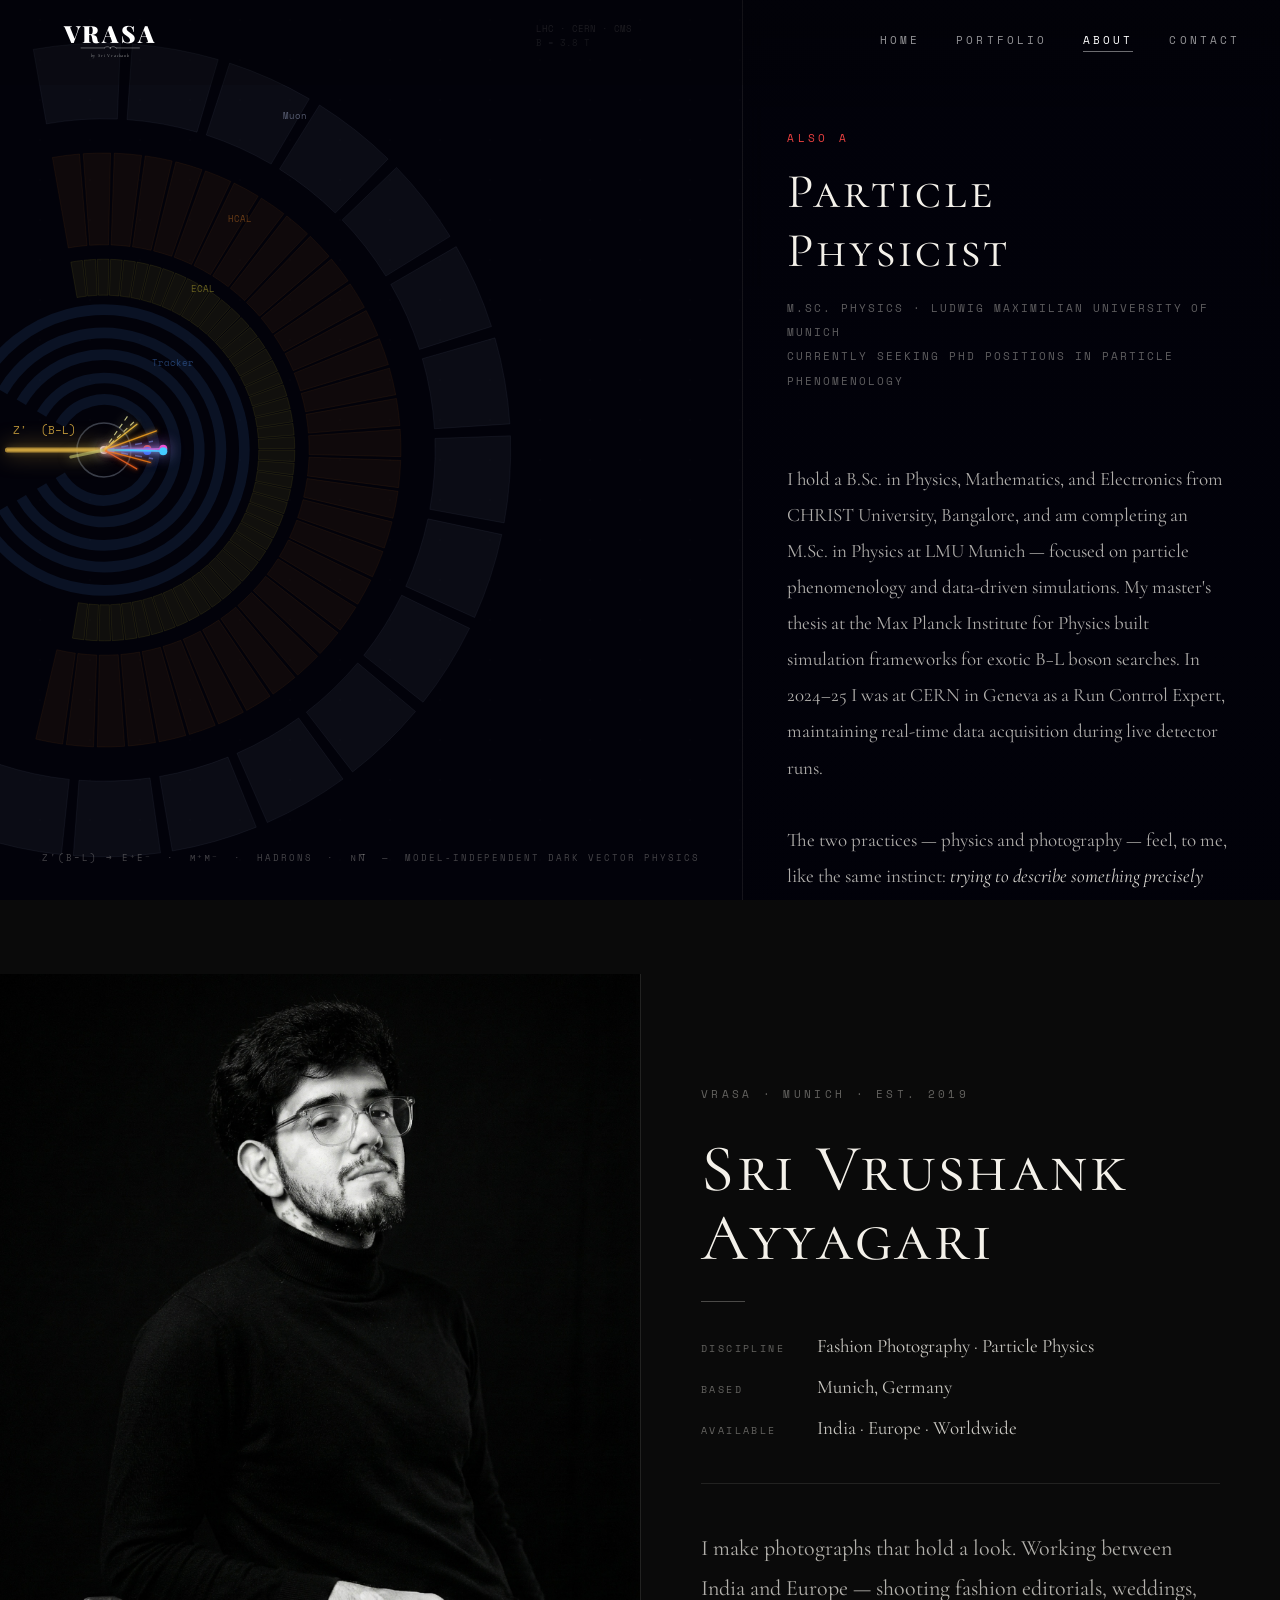
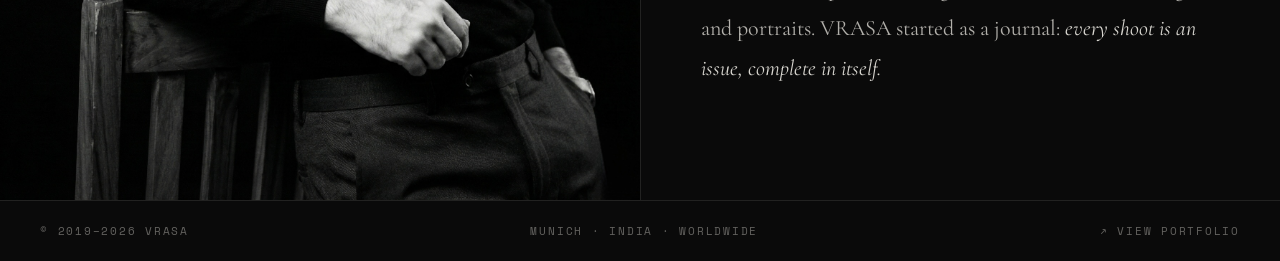
<file: about.html>
<!DOCTYPE html>
<html lang="en">
<head>
  <meta charset="UTF-8" />
  <meta name="viewport" content="width=device-width, initial-scale=1.0" />
  <title>About — VRASA by Sri Vrushank</title>
  <meta name="description" content="Sri Vrushank — fashion photographer and particle physicist. Munich, Germany." />
  <link rel="preconnect" href="https://fonts.googleapis.com">
  <link rel="preconnect" href="https://fonts.gstatic.com" crossorigin>
  <link href="https://fonts.googleapis.com/css2?family=Cormorant+Garamond:ital,wght@0,300;0,400;0,500;1,300;1,400;1,500&family=Cormorant+SC:wght@300;400;500&family=Space+Mono:ital,wght@0,400;1,400&family=Playfair+Display:wght@700;900&display=swap" rel="stylesheet">
  <link rel="stylesheet" href="assets/css/vrasa.css">
  <style>
  *, *::before, *::after { box-sizing: border-box; margin: 0; padding: 0; }
  :root {
    --bg: #0A0A0A; --fg: #f4f1ea;
    --red: #e84040;
    --muted: rgba(244,241,234,.38);
    --border: rgba(244,241,234,.1);
    --mono: 'Space Mono', monospace;
    --serif: 'Cormorant Garamond', serif;
    --sc: 'Cormorant SC', serif;
  }
  html { scroll-behavior: smooth; }
  body { background: var(--bg); color: var(--fg); font-family: var(--serif); overflow-x: hidden; }
  a { color: inherit; text-decoration: none; }

  /* ══ SECTION 0: PARTICLE HERO ══ */
  .decay-hero {
    position: relative;
    width: 100%;
    height: 100vh;
    overflow: hidden;
    background: #02020a;
    display: flex;
  }
  /* Canvas occupies left ~58% */
  .decay-hero__canvas-wrap {
    position: relative;
    flex: 0 0 58%;
    height: 100%;
    overflow: hidden;
  }
  #decay-canvas {
    position: absolute;
    inset: 0;
    width: 100%;
    height: 100%;
    display: block;
  }
  .decay-hero__eq-badge {
    position: absolute;
    bottom: 36px;
    left: 50%;
    transform: translateX(-50%);
    font-family: var(--mono); font-size: 9px; letter-spacing: .22em; text-transform: uppercase;
    color: rgba(244,241,234,.28);
    white-space: nowrap;
    pointer-events: none;
  }
  /* Physics panel — right 42% */
  .decay-hero__panel {
    flex: 0 0 42%;
    height: 100%;
    display: flex;
    flex-direction: column;
    justify-content: flex-start;
    padding: 130px 52px 60px 44px;
    border-left: 1px solid rgba(244,241,234,.08);
    background: linear-gradient(to bottom, rgba(2,2,10,.96) 0%, rgba(2,2,10,.80) 12%, rgba(2,2,10,.72) 100%);
    backdrop-filter: blur(12px);
    -webkit-backdrop-filter: blur(12px);
    overflow-y: auto;
  }
  .decay-hero__scroll {
    position: absolute;
    bottom: 36px;
    right: 52px;
    display: flex; flex-direction: column; align-items: center; gap: 8px;
    font-family: var(--mono); font-size: 9px; letter-spacing: .28em; text-transform: uppercase;
    color: rgba(244,241,234,.72);
  }
  .decay-hero__scroll svg { animation: bounce 1.4s ease-in-out infinite; stroke: rgba(244,241,234,.8); }
  @keyframes bounce { 0%,100%{transform:translateY(0); opacity:.6} 50%{transform:translateY(6px); opacity:1} }

  @media (max-width: 900px) {
    .decay-hero { flex-direction: column; height: auto; min-height: 100vh; }
    .decay-hero__canvas-wrap { flex: none; width: 100%; height: 56vw; min-height: 280px; }
    .decay-hero__panel { flex: none; width: 100%; height: auto; border-left: none; border-top: 1px solid rgba(244,241,234,.08); padding: 48px 28px 52px; }
    .decay-hero__scroll { display: none; }
  }

  /* ══ SECTION 1: PROFILE ══ */
  .about-profile {
    display: grid;
    grid-template-columns: 50% 50%;
    min-height: 100vh;
    padding-top: 74px;
  }
  .profile-photo {
    position: sticky;
    top: 74px;
    height: calc(100vh - 74px);
    overflow: hidden;
    background: #0d0d0d;
  }
  .profile-photo img {
    width: 100%; height: 100%;
    object-fit: cover;
    object-position: 50% 18%;
    display: block;
  }
  .profile-text {
    display: flex;
    flex-direction: column;
    justify-content: center;
    padding: 72px 60px;
    border-left: 1px solid var(--border);
  }
  .profile-eyebrow {
    font-family: var(--mono); font-size: 11px; letter-spacing: .3em; text-transform: uppercase;
    color: var(--muted); margin-bottom: 32px; display: block;
  }
  .profile-name {
    font-family: var(--sc); font-size: clamp(44px, 5.2vw, 72px);
    font-weight: 400; letter-spacing: .04em; line-height: 1.05;
    margin-bottom: 28px;
  }
  .profile-rule { width: 44px; height: 1px; background: rgba(244,241,234,.28); margin-bottom: 32px; }
  .profile-facts {
    display: flex; flex-direction: column; gap: 18px;
    margin-bottom: 44px; padding-bottom: 44px;
    border-bottom: 1px solid var(--border);
  }
  .fact { display: flex; align-items: baseline; gap: 20px; }
  .fact__label {
    font-family: var(--mono); font-size: 10px; letter-spacing: .24em; text-transform: uppercase;
    color: var(--muted); width: 96px; flex-shrink: 0;
  }
  .fact__value { font-family: var(--serif); font-size: 19px; color: rgba(244,241,234,.82); }
  .profile-bio {
    font-family: var(--serif); font-size: 22px; line-height: 1.82;
    color: rgba(244,241,234,.72);
  }
  .profile-bio em { font-style: italic; color: rgba(244,241,234,.88); }

  /* ══ PHYSICS PANEL (inside hero right half) ══ */
  .physics-eyebrow {
    font-family: var(--mono); font-size: 11px; letter-spacing: .3em; text-transform: uppercase;
    color: var(--red); margin-bottom: 16px; display: block;
  }
  .physics-title {
    font-family: var(--sc); font-size: clamp(34px, 3.8vw, 56px);
    font-weight: 400; letter-spacing: .06em;
    margin-bottom: 16px;
  }
  .physics-sub {
    font-family: var(--mono); font-size: 11px; letter-spacing: .18em; text-transform: uppercase;
    color: var(--muted); line-height: 2.2; margin-bottom: 36px;
  }
  .physics-rule { width: 36px; height: 1px; background: rgba(244,241,234,.2); margin-bottom: 32px; }
  .physics-bio {
    font-family: var(--serif); font-size: 19px; line-height: 1.9;
    color: rgba(244,241,234,.72);
    margin-bottom: 40px;
  }
  .physics-bio em { font-style: italic; color: rgba(244,241,234,.88); }
  .cv-btn {
    display: inline-flex; align-items: center; gap: 10px;
    font-family: var(--mono); font-size: 10px; letter-spacing: .24em; text-transform: uppercase;
    color: rgba(244,241,234,.82);
    padding: 13px 28px;
    border: 1px solid rgba(244,241,234,.22);
    border-radius: 2px; text-decoration: none;
    transition: color .22s, border-color .22s, background .22s;
    align-self: flex-start;
  }
  .cv-btn:hover { color: var(--fg); border-color: rgba(244,241,234,.5); background: rgba(244,241,234,.05); }
  .cv-btn svg { width: 12px; height: 12px; opacity: .68; flex-shrink: 0; }

  /* ── FOOTER ── */
  .footer {
    padding: 22px 40px; border-top: 1px solid var(--border);
    display: flex; justify-content: space-between;
    font-family: var(--mono); font-size: 11px; letter-spacing: .16em; text-transform: uppercase;
    color: var(--muted);
  }
  .footer a:hover { color: var(--fg); }

  /* ── RESPONSIVE ── */
  @media (max-width: 900px) {
    .about-profile { grid-template-columns: 1fr; }
    .profile-photo { position: relative; top: 0; height: 72vw; }
    .profile-text { padding: 48px 28px; border-left: none; border-top: 1px solid var(--border); }
    .footer { padding: 18px 24px; font-size: 10px; flex-wrap: wrap; gap: 12px; }
  }
  </style>
</head>
<body>

<nav class="site-nav" id="site-nav" role="navigation" aria-label="Main navigation">
  <a href="index.html" class="site-nav__logo" aria-label="VRASA — Home"><svg viewBox="0 0 520 148" xmlns="http://www.w3.org/2000/svg" aria-hidden="true" style="height:40px;width:auto;color:inherit;display:block;"><text x="260" y="78" text-anchor="middle" font-family="'Playfair Display','Cormorant SC',serif" font-weight="900" font-size="88" letter-spacing="10" fill="currentColor">VRASA</text><g transform="translate(260,96)" stroke-linecap="round" fill="none" stroke="currentColor" stroke-width="1.2"><line x1="-108" y1="0" x2="-22" y2="0"/><line x1="22" y1="0" x2="108" y2="0"/><path d="M -22 0 C -16 -6,-8 -6,-4 -3"/><path d="M 22 0 C 16 -6,8 -6,4 -3"/></g><circle cx="260" cy="96" r="2.2" fill="currentColor"/><text x="260" y="130" text-anchor="middle" font-family="'Cormorant Garamond','Cormorant',Georgia,serif" font-style="italic" font-weight="400" font-size="17" letter-spacing="3" fill="currentColor" opacity="0.72">by Sri Vrashank</text></svg></a>
  <div class="site-nav__links">
    <a href="index.html">Home</a>
    <a href="archive.html">Portfolio</a>
    <a href="about.html" class="is-active">About</a>
    <a href="contact.html">Contact</a>
  </div>
</nav>
<div class="page-veil" id="page-veil" aria-hidden="true"></div>

<!-- ══ SECTION 0: PARTICLE HERO ══ -->
<section class="decay-hero" aria-label="Particle decay animation">

  <!-- Left: canvas -->
  <div class="decay-hero__canvas-wrap">
    <canvas id="decay-canvas" aria-hidden="true"></canvas>
    <p class="decay-hero__eq-badge">Z&prime;(B&minus;L) &rarr; e⁺e⁻ &ensp;&middot;&ensp; &mu;⁺&mu;⁻ &ensp;&middot;&ensp; hadrons &ensp;&middot;&ensp; &nu;&nu;&#773; &ensp;&mdash;&ensp; Model-Independent Dark Vector Physics</p>
  </div>

  <!-- Right: physics panel -->
  <div class="decay-hero__panel">
    <span class="physics-eyebrow">Also a</span>
    <h2 class="physics-title">Particle Physicist</h2>
    <p class="physics-sub">
      M.Sc. Physics · Ludwig Maximilian University of Munich<br>
      Currently seeking PhD positions in particle phenomenology
    </p>
    <div class="physics-rule"></div>
    <div class="physics-bio">
      <p>
        I hold a B.Sc. in Physics, Mathematics, and Electronics from CHRIST University,
        Bangalore, and am completing an M.Sc. in Physics at LMU Munich — focused on
        particle phenomenology and data-driven simulations. My master's thesis at the
        Max Planck Institute for Physics built simulation frameworks for exotic B&minus;L boson
        searches. In 2024&ndash;25 I was at CERN in Geneva as a Run Control Expert, maintaining
        real-time data acquisition during live detector runs.
        <br><br>
        The two practices — physics and photography — feel, to me, like the same instinct:
        <em>trying to describe something precisely enough that it becomes visible.</em>
      </p>
    </div>
    <a class="cv-btn" href="CV_Sri_Vrushank_PhD.pdf" target="_blank" rel="noopener">
      <svg viewBox="0 0 12 12" fill="none" stroke="currentColor" stroke-width="1.5" xmlns="http://www.w3.org/2000/svg">
        <path d="M2 2h5l3 3v7H2V2z" stroke-linecap="round" stroke-linejoin="round"/>
        <path d="M7 2v3h3" stroke-linecap="round" stroke-linejoin="round"/>
        <path d="M4 6.5h4M4 8.5h3" stroke-linecap="round"/>
      </svg>
      View Full CV ↗
    </a>

    <!-- Scroll hint -->
    <div class="decay-hero__scroll" style="position:relative;bottom:auto;right:auto;margin-top:40px;align-self:center;">
      <span>Scroll</span>
      <svg width="12" height="16" viewBox="0 0 12 16" fill="none" stroke="currentColor" stroke-width="1.2" xmlns="http://www.w3.org/2000/svg"><path d="M6 1v13M1 10l5 5 5-5" stroke-linecap="round" stroke-linejoin="round"/></svg>
    </div>
  </div>

</section>

<!-- ══ SECTION 1: PROFILE ══ -->
<section class="about-profile">
  <div class="profile-photo">
    <img src="me_about.jpg" alt="Sri Vrushank Ayyagari">
  </div>
  <div class="profile-text">
    <span class="profile-eyebrow">VRASA · Munich · Est. 2019</span>
    <h1 class="profile-name">Sri Vrushank<br>Ayyagari</h1>
    <div class="profile-rule"></div>
    <div class="profile-facts">
      <div class="fact">
        <span class="fact__label">Discipline</span>
        <span class="fact__value">Fashion Photography · Particle Physics</span>
      </div>
      <div class="fact">
        <span class="fact__label">Based</span>
        <span class="fact__value">Munich, Germany</span>
      </div>
      <div class="fact">
        <span class="fact__label">Available</span>
        <span class="fact__value">India · Europe · Worldwide</span>
      </div>
    </div>
    <p class="profile-bio">
      I make photographs that hold a look. Working between India and Europe —
      shooting fashion editorials, weddings, and portraits. VRASA started as a journal:
      <em>every shoot is an issue, complete in itself.</em>
    </p>
  </div>
</section>


<footer class="footer">
  <span>© 2019–2026 VRASA</span>
  <span>Munich · India · Worldwide</span>
  <a href="archive.html">↗ View Portfolio</a>
</footer>

<!-- ══ PARTICLE DECAY / LHC DETECTOR ANIMATION  (multi-channel) ══ -->
<script>
(function () {
'use strict';

const canvas = document.getElementById('decay-canvas');
const ctx    = canvas.getContext('2d');
let dpr = window.devicePixelRatio || 1;
let W, H, vx, vy, R;

const DEG    = Math.PI / 180;
const PIPE_R = 0.030;

/* ── Detector geometry (radii as fractions of H) ── */
const TRACKER_RINGS = [
  {r_in:0.042,r_out:0.056},{r_in:0.066,r_out:0.080},{r_in:0.092,r_out:0.106},
  {r_in:0.116,r_out:0.130},{r_in:0.142,r_out:0.156},
];
const CELL_LAYERS = [
  {name:'ECAL',r_in:0.172,r_out:0.212,dphiDeg:4,
   bgColor:'rgba(210,195,55,.07)',strokeColor:'rgba(210,195,55,.16)',
   hitPos:'#ff4820',hitNeg:'#2050ff'},
  {name:'HCAL',r_in:0.228,r_out:0.330,dphiDeg:6,
   bgColor:'rgba(210,120,35,.06)',strokeColor:'rgba(210,120,35,.13)',
   hitPos:'#ff6820',hitNeg:'#2060f0'},
  {name:'Muon',r_in:0.368,r_out:0.452,dphiDeg:14,
   bgColor:'rgba(180,190,225,.05)',strokeColor:'rgba(180,190,225,.11)',
   hitPos:'#ffaa80',hitNeg:'#80aaff'},
];

/* ── Hadronic daughter tracks ── */
const HAD_TRACKS = [
  {ang:-20*DEG,col:'#ffaa20',lbl:'π⁺',len:0.28},
  {ang: 15*DEG,col:'#ff8010',lbl:'π⁻',len:0.24},
  {ang:-38*DEG,col:'#ffcc44',lbl:'K⁰', len:0.21},
  {ang: 30*DEG,col:'#ff6820',lbl:'π⁰', len:0.19},
];

/* ── Legend entries (all 4 channels, always shown) ── */
const LEGEND = [
  {col:'#ff5030', label:'π⁰ → γ + Z′  →  e⁺e⁻'},
  {col:'#ff44cc', label:'η  → γ + Z′  →  μ⁺μ⁻'},
  {col:'#ffaa30', label:'ρ/ω → π⁰ + Z′  →  had'},
  {col:'#8899ff', label:'p + N → Z′  →  νν̄ (inv.)'},
];

/* ── Timing (single loop, all channels simultaneously) ── */
const LOOP_DUR  = 13.0;
const T_IN_END  = 1.6;
const T_DK_END  = 5.5;
const T_LEG_ST  = T_DK_END + 0.3;   /* legend fades in once tracks have settled */
const T_EQ_ST   = T_DK_END + 1.1;   /* equations ~0.8 s after legend */

/* ── Hit state (separate per channel) ── */
let animStart = null;
let loopCount = -1;
let hitState  = null;

function resetHits() {
  hitState = {
    ee:  {pos:{}, neg:{}, posCol:'#ff4820', negCol:'#2050ff', scale:[1.0, 1.0, 0.0]},
    mu:  {pos:{}, neg:{}, posCol:'#ff44cc', negCol:'#44ccff', scale:[0.2, 0.2, 1.0]},
    had: {pos:{}, neg:{}, posCol:'#ffaa20', negCol:'#ff6820', scale:[1.0, 1.0, 0.0], _init:false},
  };
}

/* ── Helpers ── */
function ease(t)  { return t<0.5?2*t*t:-1+(4-2*t)*t; }
function clamp(v,lo,hi) { return v<lo?lo:v>hi?hi:v; }
function hexRgba(hex,a) {
  return 'rgba('+parseInt(hex.slice(1,3),16)+','+parseInt(hex.slice(3,5),16)+','+parseInt(hex.slice(5,7),16)+','+a+')';
}
/* Parametric-R variants so each lepton channel can have its own bending radius */
function thetaR(r,Rr)   { return 2*Math.asin(clamp(r/(2*Rr),0,1)); }
function hitAngR(r,s,Rr){ return Math.atan2(s*(r*r)/(2*Rr), r*Math.sqrt(Math.max(0,1-Math.pow(r/(2*Rr),2)))); }
function trkPosR(th,s,Rr){
  const cy=vy+s*Rr, sa=s<0?Math.PI/2:-Math.PI/2;
  return {x:vx+Rr*Math.cos(sa+s*th), y:cy+Rr*Math.sin(sa+s*th)};
}

/* ── Resize ── */
function resize() {
  const rect=canvas.getBoundingClientRect();
  W=rect.width; H=rect.height;
  canvas.width=Math.round(W*dpr); canvas.height=Math.round(H*dpr);
  ctx.setTransform(dpr,0,0,dpr,0,0);
  vx=W*0.14; vy=H*0.50; R=H*1.35;
}
window.addEventListener('resize',resize);
requestAnimationFrame(resize);

/* ── Draw primitives ── */
function drawCell(r_in,r_out,phi1,phi2,fill,stroke) {
  ctx.beginPath();
  ctx.arc(vx,vy,r_out,phi1,phi2,false); ctx.arc(vx,vy,r_in,phi2,phi1,true);
  ctx.closePath();
  if(fill){ctx.fillStyle=fill;ctx.fill();}
  if(stroke){ctx.strokeStyle=stroke;ctx.lineWidth=0.6;ctx.stroke();}
}
function glowDot(x,y,r,col,blur,alpha) {
  ctx.save();ctx.globalAlpha=alpha;ctx.shadowColor=col;ctx.shadowBlur=blur;
  ctx.fillStyle=col;ctx.beginPath();ctx.arc(x,y,r,0,Math.PI*2);ctx.fill();ctx.restore();
}
function glowLine(x1,y1,x2,y2,col,lw,blur,alpha) {
  ctx.save();ctx.globalAlpha=alpha;ctx.shadowColor=col;ctx.shadowBlur=blur;
  ctx.strokeStyle=col;ctx.lineWidth=lw;ctx.lineCap='round';
  ctx.beginPath();ctx.moveTo(x1,y1);ctx.lineTo(x2,y2);ctx.stroke();ctx.restore();
}
function monoText(text,x,y,col,alpha,size) {
  ctx.save();ctx.globalAlpha=alpha;ctx.fillStyle=col;
  ctx.font=(size||11)+'px "Space Mono",monospace';ctx.fillText(text,x,y);ctx.restore();
}
/* label with dark pill background — readable over any glow or detector cell */
function labelText(text,x,y,col,alpha,size) {
  if(alpha<=0) return;
  const sz=size||12;
  ctx.save();ctx.globalAlpha=alpha;
  ctx.font='bold '+sz+'px "Space Mono",monospace';
  const tw=ctx.measureText(text).width;
  const px=4,py=3,r=3;
  const bx=x-px, by=y-sz-1, bw=tw+px*2, bh=sz+py*2+1;
  /* dark pill */
  ctx.fillStyle='rgba(2,2,10,0.88)';
  ctx.beginPath();ctx.moveTo(bx+r,by);ctx.lineTo(bx+bw-r,by);
  ctx.quadraticCurveTo(bx+bw,by,bx+bw,by+r);
  ctx.lineTo(bx+bw,by+bh-r);ctx.quadraticCurveTo(bx+bw,by+bh,bx+bw-r,by+bh);
  ctx.lineTo(bx+r,by+bh);ctx.quadraticCurveTo(bx,by+bh,bx,by+bh-r);
  ctx.lineTo(bx,by+r);ctx.quadraticCurveTo(bx,by,bx+r,by);ctx.closePath();
  ctx.fill();
  /* text */
  ctx.fillStyle=col;ctx.fillText(text,x,y+py);
  ctx.restore();
}
function rrect(x,y,w,h,r) {
  ctx.beginPath();ctx.moveTo(x+r,y);ctx.lineTo(x+w-r,y);ctx.quadraticCurveTo(x+w,y,x+w,y+r);
  ctx.lineTo(x+w,y+h-r);ctx.quadraticCurveTo(x+w,y+h,x+w-r,y+h);
  ctx.lineTo(x+r,y+h);ctx.quadraticCurveTo(x,y+h,x,y+h-r);
  ctx.lineTo(x,y+r);ctx.quadraticCurveTo(x,y,x+r,y);ctx.closePath();
}

/* ── Detector structure ── */
function drawDetector() {
  ctx.fillStyle='rgba(244,241,234,0.03)';
  for(let gx=40;gx<W;gx+=50) for(let gy=20;gy<H;gy+=40){ctx.beginPath();ctx.arc(gx,gy,0.8,0,Math.PI*2);ctx.fill();}
  ctx.beginPath();ctx.arc(vx,vy,H*PIPE_R,-Math.PI,Math.PI);
  ctx.strokeStyle='rgba(200,220,240,0.28)';ctx.lineWidth=1.5;ctx.stroke();
  TRACKER_RINGS.forEach(({r_in,r_out})=>{
    ctx.beginPath();ctx.arc(vx,vy,H*r_out,-150*DEG,150*DEG);
    ctx.strokeStyle='rgba(70,130,220,0.12)';ctx.lineWidth=H*(r_out-r_in)*0.85;ctx.stroke();
  });
  const PM=100*DEG;
  CELL_LAYERS.forEach(l=>{
    const ri=H*l.r_in,ro=H*l.r_out,dp=l.dphiDeg*DEG;
    for(let p=-PM;p<PM;p+=dp) drawCell(ri,ro,p,p+dp*0.88,l.bgColor,l.strokeColor);
  });
}
function drawDetectorLabels() {
  [{n:'Tracker',r:H*0.100,c:'rgba(70,130,220,0.45)'},{n:'ECAL',r:H*0.192,c:'rgba(210,195,55,0.45)'},
   {n:'HCAL',  r:H*0.280,c:'rgba(210,120,35,0.45)'},{n:'Muon',r:H*0.410,c:'rgba(180,190,225,0.45)'}]
  .forEach(({n,r,c})=>{
    const la=-62*DEG,lx=vx+r*Math.cos(la)+6,ly=vy+r*Math.sin(la)-5;
    if(lx>10&&ly>10&&lx<W-10&&ly<H-10){ctx.save();ctx.fillStyle=c;ctx.font='9px "Space Mono",monospace';ctx.fillText(n,lx,ly);ctx.restore();}
  });
  monoText('LHC · CERN · CMS',vx+H*0.48,32,'rgba(244,241,234,0.13)',1,9);
  monoText('B = 3.8 T',       vx+H*0.48,46,'rgba(244,241,234,0.10)',1,9);
}

/* ── Legend — all channels, lowered to clear nav bar ── */
function drawLegend(alpha) {
  if(alpha<=0) return;
  const lx=W*0.625, ly=H*0.120;   /* ← lowered from 0.030 */
  const lw=W-lx-10, rowH=H*0.058, totalH=rowH*4+28;
  ctx.save(); ctx.globalAlpha=alpha;
  rrect(lx,ly,lw,totalH,4);
  ctx.fillStyle='rgba(2,2,10,0.88)';ctx.fill();
  ctx.strokeStyle='rgba(244,241,234,0.09)';ctx.lineWidth=0.7;ctx.stroke();
  ctx.fillStyle='rgba(244,241,234,0.32)';ctx.font='7.5px "Space Mono",monospace';
  ctx.fillText('DECAY  CHANNELS',lx+10,ly+13);
  ctx.beginPath();ctx.moveTo(lx+8,ly+17);ctx.lineTo(lx+lw-8,ly+17);
  ctx.strokeStyle='rgba(244,241,234,0.07)';ctx.lineWidth=0.5;ctx.stroke();
  LEGEND.forEach((ch,i)=>{
    const ry=ly+20+i*rowH;
    rrect(lx+4,ry+1,lw-8,rowH-3,2);
    ctx.fillStyle='rgba(244,241,234,0.05)';ctx.fill();
    ctx.fillStyle=ch.col;ctx.fillRect(lx+4,ry+1,2.5,rowH-3);
    ctx.beginPath();ctx.arc(lx+14,ry+rowH*0.45,3.5,0,Math.PI*2);
    ctx.fillStyle=ch.col;ctx.fill();
    ctx.fillStyle='rgba(244,241,234,0.86)';ctx.font='8px "Space Mono",monospace';
    ctx.fillText(ch.label,lx+23,ry+rowH*0.52);
  });
  ctx.restore();
}

/* ── Equations — complete scientific text, fade in (no typewriter) ── */
function drawEquations(alpha) {
  if(alpha<=0) return;
  const ex=W*0.625, ey=H*0.700;
  const ew=W-ex-10, eh=H*0.168;
  ctx.save(); ctx.globalAlpha=alpha;
  rrect(ex,ey,ew,eh,4);
  ctx.fillStyle='rgba(2,2,10,0.88)';ctx.fill();
  ctx.strokeStyle='rgba(244,241,234,0.07)';ctx.lineWidth=0.7;ctx.stroke();
  /* header */
  ctx.fillStyle='rgba(244,241,234,0.30)';ctx.font='7.5px "Space Mono",monospace';
  ctx.fillText('DARK VECTOR PHYSICS  ·  THESIS',ex+10,ey+13);
  ctx.beginPath();ctx.moveTo(ex+8,ey+17);ctx.lineTo(ex+ew-8,ey+17);
  ctx.strokeStyle='rgba(244,241,234,0.06)';ctx.lineWidth=0.5;ctx.stroke();
  /* equations */
  const S = [
    {t:'kinetic mixing:',                      c:'rgba(244,241,234,0.34)', y:ey+29, sz:7.5},
    {t:'ℒ ⊃  −(ε/2) · F′_μν F^μν',           c:'rgba(244,241,234,0.90)', y:ey+41, sz:9  },
    {t:'partial widths:',                      c:'rgba(244,241,234,0.34)', y:ey+57, sz:7.5},
    {t:'Γ(Z′→ℓ⁺ℓ⁻) = g²_BL mZ′ / 12π',      c:'rgba(244,241,234,0.90)', y:ey+69, sz:9  },
    {t:'Γ_had = g²_BL R(s) mZ′ / 12π',        c:'rgba(244,241,234,0.72)', y:ey+82, sz:9  },
    {t:'signal sensitivity:',                  c:'rgba(244,241,234,0.34)', y:ey+98, sz:7.5},
    {t:'N_sig = N_prod · ε_det · BR_vis',      c:'rgba(244,241,234,0.90)', y:ey+110,sz:9  },
  ];
  S.forEach(l=>{ctx.fillStyle=l.c;ctx.font=l.sz+'px "Space Mono",monospace';ctx.fillText(l.t,ex+10,l.y);});
  ctx.restore();
}

/* ── Lepton curved track with channel-specific bending radius ── */
function drawLeptonTrack(thetaMax,sign,col,alpha,blur,Rr) {
  if(thetaMax<=0) return;
  const cy=vy+sign*Rr, sa=sign<0?Math.PI/2:-Math.PI/2;
  const ea=sign<0?Math.PI/2-thetaMax:-Math.PI/2+thetaMax;
  ctx.save(); ctx.globalAlpha=alpha;
  ctx.shadowColor=col; ctx.shadowBlur=blur*1.2;
  ctx.strokeStyle=hexRgba(col,0.10); ctx.lineWidth=5; ctx.lineCap='round';
  ctx.beginPath(); ctx.arc(vx,cy,Rr,sa,ea,sign<0); ctx.stroke();
  ctx.shadowBlur=blur*0.6; ctx.strokeStyle=col; ctx.lineWidth=1.8;
  ctx.beginPath(); ctx.arc(vx,cy,Rr,sa,ea,sign<0); ctx.stroke();
  ctx.restore();
}

/* ── Hadronic spray ── */
function drawHadronicTracks(prog,alpha) {
  HAD_TRACKS.forEach(ht=>{
    const len=H*ht.len*Math.min(prog*1.6,1.0);
    const x2=vx+len*Math.cos(ht.ang), y2=vy+len*Math.sin(ht.ang);
    glowLine(vx,vy,x2,y2,ht.col,4,14,alpha*0.10);
    glowLine(vx,vy,x2,y2,ht.col,1.4,5,alpha*0.80);
    if(prog>0.5){
      /* push label 18px further along track direction, clear of the cell glow */
      const lx=vx+(len+18)*Math.cos(ht.ang), ly=vy+(len+18)*Math.sin(ht.ang);
      labelText(ht.lbl,lx+4,ly+4,'#8899ff',clamp((prog-0.5)/0.3,0,1)*alpha,12);
    }
  });
}
function drawPi0Recoil(prog,alpha) {
  const ang=168*DEG, len=H*0.17*Math.min(prog*1.6,1.0);
  glowLine(vx,vy,vx+len*Math.cos(ang),vy+len*Math.sin(ang),'#c8c870',3,12,alpha*0.6);
  if(prog>0.5){labelText('π⁰',vx+len*Math.cos(ang)-18,vy+len*Math.sin(ang)-4,'#aa66ff',clamp((prog-0.5)/0.3,0,1)*alpha,12);}
}

/* ── Gamma ray (angle-parameterised) ── */
function drawGamma(prog,alpha,ang) {
  const len=H*0.21*Math.min(prog*1.6,1.0);
  const x2=vx+len*Math.cos(ang), y2=vy+len*Math.sin(ang);
  ctx.save(); ctx.globalAlpha=alpha*0.72; ctx.setLineDash([5,4]);
  ctx.strokeStyle='#ffffaa'; ctx.lineWidth=1.2; ctx.shadowColor='#ffffcc'; ctx.shadowBlur=10;
  ctx.beginPath(); ctx.moveTo(vx,vy); ctx.lineTo(x2,y2); ctx.stroke(); ctx.restore();
  if(prog>0.5){labelText('γ',x2-8,y2-6,'#cc77ff',clamp((prog-0.5)/0.3,0,1)*alpha,12);}
}

/* ── Invisible / missing-ET tracks — labels at track ends ── */
function drawInvisibleTracks(prog,alpha) {
  const INVLBLS = ['ν̄','ν'];
  [-10*DEG,10*DEG].forEach((ang,idx)=>{
    const len=H*0.25*Math.min(prog*1.6,1.0);
    const ex2=vx+len*Math.cos(ang), ey2=vy+len*Math.sin(ang);
    ctx.save(); ctx.globalAlpha=alpha*0.50; ctx.setLineDash([7,7]); ctx.lineDashOffset=-prog*26;
    ctx.strokeStyle='#8899ff'; ctx.lineWidth=1.5; ctx.shadowColor='#8899ff'; ctx.shadowBlur=10;
    ctx.beginPath(); ctx.moveTo(vx,vy); ctx.lineTo(ex2,ey2); ctx.stroke();
    ctx.restore();
    if(prog>0.5){
      const pa=clamp((prog-0.5)/0.3,0,1)*alpha;
      labelText(INVLBLS[idx], ex2+5, ey2+(idx===0?-5:13), '#ffcc33', pa, 12);
    }
  });
  if(prog>0.5){
    const pa=clamp((prog-0.5)/0.3,0,1)*alpha;
    monoText('⊘  inv.',vx+H*0.04,vy+30,'rgba(136,153,255,0.55)',pa*0.75,9);
  }
}

/* ── Persistent hit cells for all channels ── */
function drawAllHitCells() {
  Object.values(hitState).forEach(hs=>{
    CELL_LAYERS.forEach((l,i)=>{
      const sc=(hs.scale&&hs.scale[i]!==undefined)?hs.scale[i]:1;
      if(sc===0) return;
      const ri=H*l.r_in,ro=H*l.r_out,dp=l.dphiDeg*DEG;
      ['pos','neg'].forEach(k=>{
        if(hs[k]&&hs[k][i]!==undefined){
          const phi=hs[k][i], col=hs[k+'Col'];
          [-1,0,1].forEach(dc=>{
            const p0=Math.floor(phi/dp)*dp+dc*dp;
            ctx.save(); ctx.globalAlpha=(dc===0?0.45:0.14)*sc;
            ctx.shadowColor=col; ctx.shadowBlur=10;
            drawCell(ri,ro,p0,p0+dp*0.88,col,null); ctx.restore();
          });
        }
      });
    });
  });
}

/* ── Main draw — all channels fire simultaneously ── */
function draw(globalT) {
  const lt=globalT%LOOP_DUR;
  const lc=Math.floor(globalT/LOOP_DUR);
  if(lc!==loopCount){ loopCount=lc; resetHits(); }

  ctx.clearRect(0,0,W,H);
  ctx.fillStyle='#02020a'; ctx.fillRect(0,0,W,H);
  drawDetector();
  drawDetectorLabels();

  /* — Incoming Z′ beam — */
  const inP=clamp(lt/T_IN_END,0,1);
  const bx=lt<T_IN_END?W*0.01+(vx-W*0.01)*ease(inP):vx;
  const ba=lt<T_IN_END?ease(inP):1.0;
  if(lt>0){
    glowLine(W*0.01,vy,bx,vy,'#d4a840',5,22,ba*0.75);
    glowLine(W*0.01,vy,bx,vy,'#d4a840',1.6,7,ba);
    if(lt<T_IN_END) glowDot(bx,vy,5,'#d4a840',26,ba);
    const la=clamp((lt-0.3)/0.5,0,1)*ba;
    monoText('Z′  (B−L)',W*0.01+6,vy-16,'#d4a840',la*0.88,11);
  }

  /* — Vertex flash — */
  if(lt>T_IN_END-0.2&&lt<T_IN_END+0.8){
    const ft=(lt-(T_IN_END-0.2))/1.0, fa=ft<0.4?ft/0.4:1-(ft-0.4)/0.6;
    ctx.save(); ctx.globalAlpha=fa*0.72;
    const g=ctx.createRadialGradient(vx,vy,0,vx,vy,62*Math.min(ft*2,1));
    g.addColorStop(0,'rgba(255,255,255,1)');g.addColorStop(0.3,'rgba(200,160,255,0.55)');g.addColorStop(1,'rgba(0,0,0,0)');
    ctx.fillStyle=g; ctx.beginPath(); ctx.arc(vx,vy,62,0,Math.PI*2); ctx.fill(); ctx.restore();
  }
  if(lt>T_IN_END){ glowDot(vx,vy,4,'#ffffff',14,clamp((lt-T_IN_END)/0.3,0,1)); }

  /* ════ ALL FOUR DECAY CHANNELS SIMULTANEOUSLY ════ */
  if(lt>T_IN_END+0.1){
    const decayP=clamp((lt-(T_IN_END+0.1))/(T_DK_END-T_IN_END-0.1),0,1);
    const eased=ease(decayP);
    const inHold=lt>T_DK_END;
    const pulse=inHold?0.85+0.15*Math.sin((lt-T_DK_END)*1.4):1.0;
    const prog=inHold?1.0:eased;
    const ta=inHold?pulse:1.0;

    /* ── e⁺e⁻  (R_e = H×1.1, stops at HCAL) ── */
    {
      const Re=H*1.1;
      const maxTh=thetaR(H*CELL_LAYERS[1].r_out*1.05, Re);
      const theta=inHold?maxTh:maxTh*eased;
      drawLeptonTrack(theta,-1,'#ff5030',ta,10,Re);
      drawLeptonTrack(theta,+1,'#3060ff',ta,10,Re);
      if(!inHold&&decayP<0.98){
        const p=trkPosR(theta,-1,Re), n=trkPosR(theta,+1,Re);
        glowDot(p.x,p.y,4,'#ff5030',16,1); glowDot(n.x,n.y,4,'#3060ff',16,1);
      }
      if(decayP>0.4||inHold){
        const la=inHold?1:clamp((decayP-0.4)/0.25,0,1);
        const th2=(inHold?maxTh:theta)*0.80;
        const p=trkPosR(th2,-1,Re), n=trkPosR(th2,+1,Re);
        labelText('e⁺',p.x+7,p.y-7, '#00f0d8',la*ta,12);
        labelText('e⁻',n.x+7,n.y+17,'#f0cc00',la*ta,12);
      }
      drawGamma(inHold?1:eased,ta,-55*DEG);
      /* register ECAL + HCAL hits */
      for(let i=0;i<=1;i++){
        const lr=H*(CELL_LAYERS[i].r_in+CELL_LAYERS[i].r_out)/2;
        if(theta>=thetaR(lr,Re)){
          if(hitState.ee.pos[i]===undefined) hitState.ee.pos[i]=hitAngR(lr,-1,Re);
          if(hitState.ee.neg[i]===undefined) hitState.ee.neg[i]=hitAngR(lr,+1,Re);
        }
      }
    }

    /* ── μ⁺μ⁻  (R_μ = H×1.7, penetrates to Muon chamber) ── */
    {
      const Rm=H*1.7;
      const maxTh=thetaR(H*CELL_LAYERS[2].r_out*1.05, Rm);
      const theta=inHold?maxTh:maxTh*eased;
      drawLeptonTrack(theta,-1,'#ff44cc',ta,10,Rm);
      drawLeptonTrack(theta,+1,'#44ccff',ta,10,Rm);
      if(!inHold&&decayP<0.98){
        const p=trkPosR(theta,-1,Rm), n=trkPosR(theta,+1,Rm);
        glowDot(p.x,p.y,4,'#ff44cc',16,1); glowDot(n.x,n.y,4,'#44ccff',16,1);
      }
      if(decayP>0.4||inHold){
        const la=inHold?1:clamp((decayP-0.4)/0.25,0,1);
        /* labels pinned to the actual track tip, not 80% */
        const thEnd=inHold?maxTh:theta;
        const p=trkPosR(thEnd,-1,Rm), n=trkPosR(thEnd,+1,Rm);
        labelText('μ⁺',p.x+6,p.y-7, '#88ff44',la*ta,12);
        labelText('μ⁻',n.x+6,n.y+15,'#ff8800',la*ta,12);
      }
      drawGamma(inHold?1:eased,ta,-43*DEG);
      /* register ECAL(faint) + HCAL(faint) + Muon(bright) */
      for(let i=0;i<=2;i++){
        const lr=H*(CELL_LAYERS[i].r_in+CELL_LAYERS[i].r_out)/2;
        if(theta>=thetaR(lr,Rm)){
          if(hitState.mu.pos[i]===undefined) hitState.mu.pos[i]=hitAngR(lr,-1,Rm);
          if(hitState.mu.neg[i]===undefined) hitState.mu.neg[i]=hitAngR(lr,+1,Rm);
        }
      }
    }

    /* ── Hadronic spray  (ρ/ω → π⁰ + Z′ → had) ── */
    drawHadronicTracks(prog,ta);
    drawPi0Recoil(prog,ta);
    if((eased>0.5||inHold)&&!hitState.had._init){
      hitState.had._init=true;
      [0,1].forEach(i=>{
        hitState.had.pos[i]=HAD_TRACKS[0].ang;
        hitState.had.neg[i]=HAD_TRACKS[1].ang;
      });
    }

    /* ── Invisible  (p+N → Z′ → νν̄) ── */
    drawInvisibleTracks(prog,ta);
  }

  /* — Persistent hit cells (all channels) — */
  drawAllHitCells();

  /* — Legend — appears after animation finishes — */
  drawLegend(clamp((lt-T_LEG_ST)/0.8,0,1));

  /* — Equations — follow legend ~0.8 s later — */
  if(lt>T_EQ_ST) drawEquations(clamp((lt-T_EQ_ST)/0.9,0,1));

  /* — Fade at loop end — */
  if(lt>LOOP_DUR-1.4){
    ctx.fillStyle='rgba(2,2,10,'+ease(clamp((lt-(LOOP_DUR-1.4))/1.4,0,1))+')';
    ctx.fillRect(0,0,W,H);
  }
}

/* ── Animation loop — 1.2× speed ── */
function tick(ts) {
  if(!animStart) animStart=ts;
  draw((ts-animStart)/1000 * 1.2);
  requestAnimationFrame(tick);
}
resetHits();
requestAnimationFrame(tick);

})();
</script>

<!-- Nav scroll + page transitions -->
<script>
!function(){
  var n=document.getElementById('site-nav'); if(!n) return;
  function u(){ n.classList.toggle('is-scrolled',window.scrollY>50); }
  window.addEventListener('scroll',u,{passive:true}); u();
}();
!function(){
  var v=document.getElementById('page-veil'); if(!v) return;
  v.style.opacity='1'; v.style.transition='none';
  requestAnimationFrame(function(){
    requestAnimationFrame(function(){
      v.style.transition='opacity .52s cubic-bezier(.4,0,.2,1)';
      v.style.opacity='0';
    });
  });
  document.querySelectorAll('a[href]').forEach(function(a){
    var h=a.getAttribute('href');
    if(!h||/^(#|https?:|mailto:|tel:|javascript)/.test(h)) return;
    a.addEventListener('click',function(e){
      if(e.metaKey||e.ctrlKey||e.shiftKey) return;
      e.preventDefault();
      v.style.transition='opacity .38s cubic-bezier(.4,0,.2,1)';
      v.style.opacity='1'; v.style.pointerEvents='all';
      setTimeout(function(){ window.location.href=h; },400);
    });
  });
}();
</script>
</body>
</html>
</file>
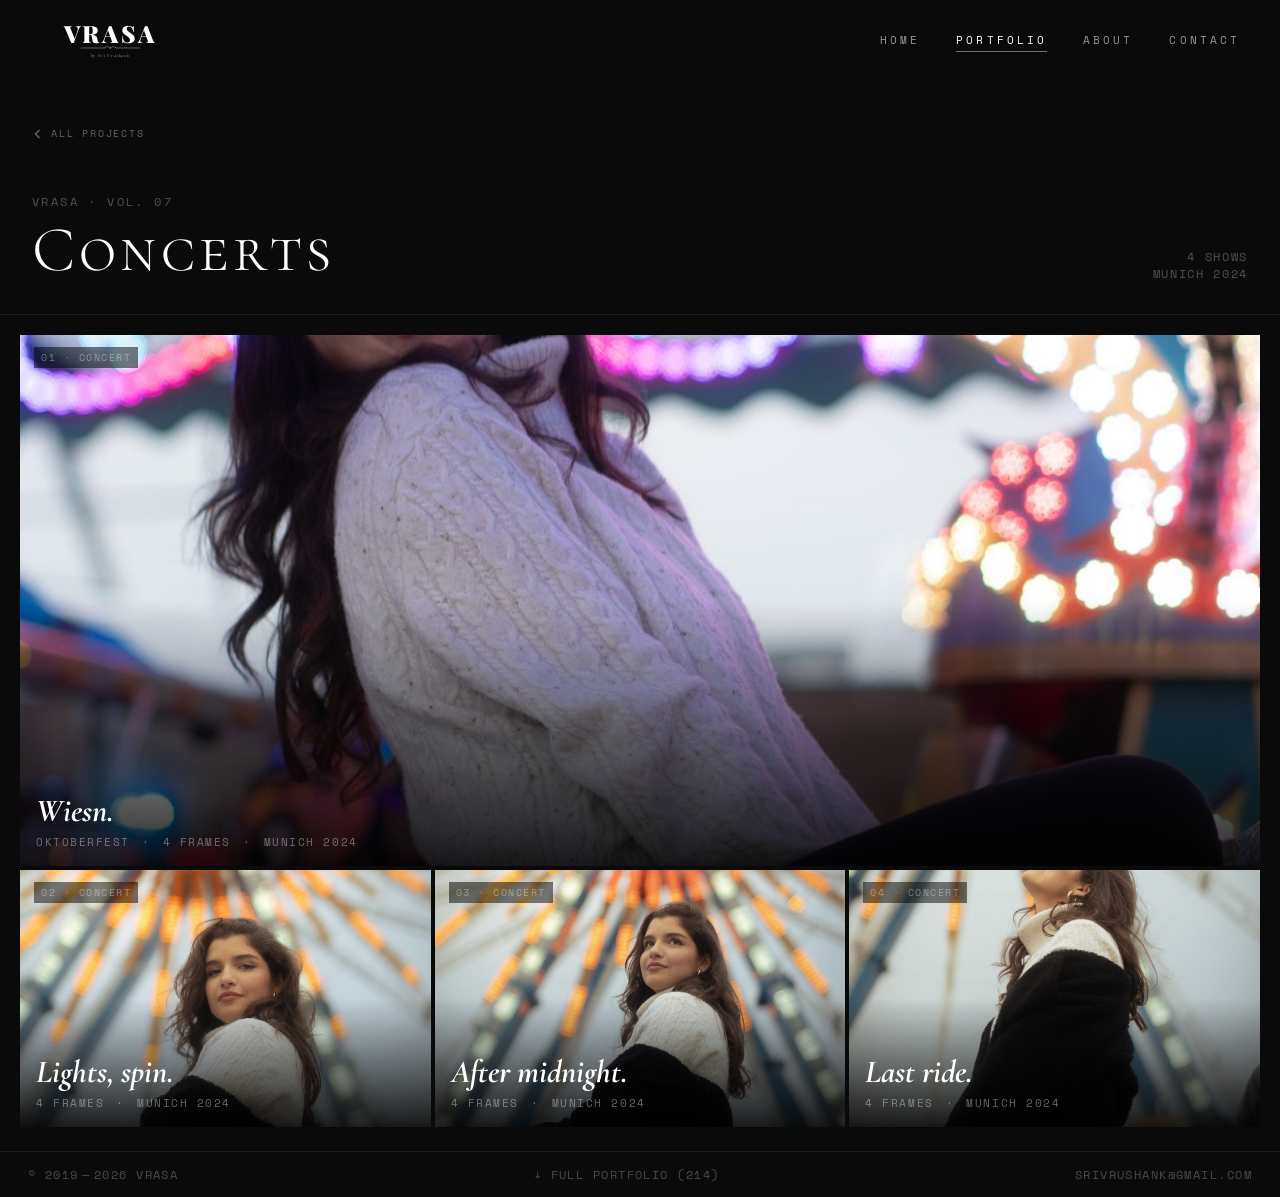
<file: concerts.html>
<!DOCTYPE html>
<html lang="en">
<head>
  <meta charset="UTF-8" />
  <meta name="viewport" content="width=device-width, initial-scale=1.0" />
  <title>Concerts — VRASA by Sri Vrushank</title>
  <meta name="description" content="Concert photography by Sri Vrushank — VRASA." />
  <link rel="preconnect" href="https://fonts.googleapis.com">
  <link rel="preconnect" href="https://fonts.gstatic.com" crossorigin>
  <link href="https://fonts.googleapis.com/css2?family=Cormorant+Garamond:ital,wght@0,300;0,400;0,500;1,300;1,400;1,500&family=Cormorant+SC:wght@300;400;500&family=Space+Mono:ital,wght@0,400;1,400&family=Playfair+Display:wght@700;900&display=swap" rel="stylesheet">
  <link rel="stylesheet" href="assets/css/vrasa.css">
  <style>
    body { background:#0A0A0A; color:rgba(255,255,255,0.75); }
    .g-nav { background:#0A0A0A; border-bottom-color:rgba(255,255,255,0.08); color:rgba(255,255,255,0.65); opacity:1; transform:none; pointer-events:auto; }
    .g-nav__brand { color:#fff; }
    .g-nav__links .sep { background:rgba(255,255,255,0.2); }
    .g-nav a.current { color:#fff; font-weight:700; }

    .cat-header { padding:52px 32px 32px; border-bottom:1px solid rgba(255,255,255,0.08); display:flex; justify-content:space-between; align-items:flex-end; }
    .cat-header__label { font-family:var(--mono); font-size: 12px; letter-spacing:0.2em; text-transform:uppercase; color:rgba(255,255,255,0.28); margin-bottom:8px; }
    .cat-header__title { font-family:var(--sc); font-size: clamp(36px,5vw,64px); font-weight:300; letter-spacing:0.06em; color:#fff; line-height:1; }
    .cat-header__meta { font-family:var(--mono); font-size: 12px; letter-spacing:0.14em; text-transform:uppercase; color:rgba(255,255,255,0.28); text-align:right; }

    .cat-grid { padding:20px; display:grid; grid-template-columns:repeat(3,1fr); gap:4px; }
    .editorial { position:relative; overflow:hidden; cursor:pointer; aspect-ratio:16/10; background:#1c1c1c; }
    .editorial:first-child { grid-column:span 3; aspect-ratio:21/9; }
    .editorial img { width:100%; height:100%; object-fit:cover; display:block; transition:transform 0.55s ease; }
    .editorial:hover img { transform:scale(1.04); }

    .ph { width:100%; height:100%; }
    .ph-c1 { background:linear-gradient(160deg,#100c18 0%,#201830 50%,#080610 100%); }
    .ph-c2 { background:linear-gradient(135deg,#0c1018 0%,#182030 50%,#08080c 100%); }
    .ph-c3 { background:linear-gradient(160deg,#14100c 0%,#281e18 50%,#0c0808 100%); }
    .ph-c4 { background:linear-gradient(135deg,#0c0c14 0%,#181828 50%,#080808 100%); }

    .editorial__overlay { position:absolute; inset:0; background:linear-gradient(to top,rgba(0,0,0,0.85) 0%,rgba(0,0,0,0) 50%); pointer-events:none; }
    .editorial__cat { position:absolute; top:12px; left:14px; font-family:var(--mono); font-size: 10px; letter-spacing:0.15em; text-transform:uppercase; color:rgba(255,255,255,0.38); background:rgba(0,0,0,0.5); padding:3px 7px; }
    .editorial__info { position:absolute; bottom:16px; left:16px; right:16px; }
    .editorial__title { font-family:var(--serif); font-style:italic; font-size: clamp(30px,2.5vw,32px); color:#fff; line-height:1.1; margin-bottom:6px; }
    .editorial__sub { font-family:var(--mono); font-size: 11px; letter-spacing:0.14em; text-transform:uppercase; color:rgba(255,255,255,0.38); }

    .cat-footer { border-top:1px solid rgba(255,255,255,0.08); padding:14px 28px; display:flex; justify-content:space-between; font-family:var(--mono); font-size: 12px; letter-spacing:0.12em; text-transform:uppercase; color:rgba(255,255,255,0.25); margin-top:4px; }
    .cat-footer a { transition:color 0.2s; }
    .cat-footer a:hover { color:rgba(255,255,255,0.65); }

    @media (max-width:800px) { .cat-grid { grid-template-columns:1fr 1fr; } .editorial:first-child { grid-column:span 2; } }
    @media (max-width:480px) { .cat-grid { grid-template-columns:1fr; padding:12px; } .editorial:first-child { grid-column:span 1; } }

    /* ── Back to portfolio ── */
    .cat-back {
      display: flex;
      align-items: center;
      padding: 14px 32px 0;
      margin-top: calc(var(--nav-h, 64px) + 64px);
    }
    .cat-back__link {
      font-family: var(--mono, 'Space Mono', monospace);
      font-size: 10px;
      letter-spacing: 0.18em;
      text-transform: uppercase;
      color: rgba(244,241,234,.38);
      text-decoration: none;
      display: inline-flex;
      align-items: center;
      gap: 7px;
      transition: color .2s ease;
    }
    .cat-back__link:hover { color: rgba(244,241,234,.85); }
    .cat-back__link svg { width:12px; height:12px; flex-shrink:0; }
  </style>
</head>
<body>

<nav class="site-nav" id="site-nav" role="navigation" aria-label="Main navigation">
  <a href="index.html" class="site-nav__logo" aria-label="VRASA — Home"><svg viewBox="0 0 520 148" xmlns="http://www.w3.org/2000/svg" aria-hidden="true" style="height:40px;width:auto;color:inherit;display:block;"><text x="260" y="78" text-anchor="middle" font-family="'Playfair Display','Cormorant SC',serif" font-weight="900" font-size="88" letter-spacing="10" fill="currentColor">VRASA</text><g transform="translate(260,96)" stroke-linecap="round" fill="none" stroke="currentColor" stroke-width="1.2"><line x1="-108" y1="0" x2="-22" y2="0"/><line x1="22" y1="0" x2="108" y2="0"/><path d="M -22 0 C -16 -6,-8 -6,-4 -3"/><path d="M 22 0 C 16 -6,8 -6,4 -3"/></g><circle cx="260" cy="96" r="2.2" fill="currentColor"/><text x="260" y="130" text-anchor="middle" font-family="'Cormorant Garamond','Cormorant',Georgia,serif" font-style="italic" font-weight="400" font-size="17" letter-spacing="3" fill="currentColor" opacity="0.72">by Sri Vrashank</text></svg></a>
  <div class="site-nav__links">
      <a href="index.html">Home</a>
      <a href="archive.html" class="is-active">Portfolio</a>
      <a href="about.html">About</a>
      <a href="contact.html">Contact</a>
  </div>
</nav>
<div class="page-veil" id="page-veil" aria-hidden="true"></div>
<div class="cat-back">
  <a href="archive.html?cat=Events" class="cat-back__link">
    <svg viewBox="0 0 12 12" fill="none" stroke="currentColor" stroke-width="1.5" xmlns="http://www.w3.org/2000/svg"><path d="M7.5 2L3.5 6L7.5 10"/></svg> All Projects
  </a>
</div>

<header class="cat-header">
    <div>
      <p class="cat-header__label">VRASA · Vol. 07</p>
      <h1 class="cat-header__title">Concerts</h1>
    </div>
    <div class="cat-header__meta"><p>4 Shows</p><p>Munich 2024</p></div>
  </header>

  <main class="cat-grid" aria-label="Concert photography">

    <article class="editorial">
      <img src="shoots/concerts/wiesn/01_1-A6500067.jpg" alt="Wiesn — Oktoberfest">
      <div class="editorial__overlay" aria-hidden="true"></div>
      <span class="editorial__cat">01 · Concert</span>
      <div class="editorial__info">
        <h2 class="editorial__title">Wiesn.</h2>
        <p class="editorial__sub">Oktoberfest &thinsp;·&thinsp; 4 frames &thinsp;·&thinsp; Munich 2024</p>
      </div>
    </article>

    <article class="editorial">
      <img src="shoots/concerts/wiesn/02_2-A6500277.jpg" alt="Wiesn — night lights">
      <div class="editorial__overlay" aria-hidden="true"></div>
      <span class="editorial__cat">02 · Concert</span>
      <div class="editorial__info">
        <h2 class="editorial__title">Lights, spin.</h2>
        <p class="editorial__sub">4 frames &thinsp;·&thinsp; Munich 2024</p>
      </div>
    </article>

    <article class="editorial">
      <img src="shoots/concerts/wiesn/03_3-A6500298.jpg" alt="Wiesn — atmosphere">
      <div class="editorial__overlay" aria-hidden="true"></div>
      <span class="editorial__cat">03 · Concert</span>
      <div class="editorial__info">
        <h2 class="editorial__title">After midnight.</h2>
        <p class="editorial__sub">4 frames &thinsp;·&thinsp; Munich 2024</p>
      </div>
    </article>

    <article class="editorial">
      <img src="shoots/concerts/wiesn/04_4-A6500303.jpg" alt="Wiesn — closing">
      <div class="editorial__overlay" aria-hidden="true"></div>
      <span class="editorial__cat">04 · Concert</span>
      <div class="editorial__info">
        <h2 class="editorial__title">Last ride.</h2>
        <p class="editorial__sub">4 frames &thinsp;·&thinsp; Munich 2024</p>
      </div>
    </article>

  </main>

  <footer class="cat-footer">
    <span>© 2019&thinsp;—&thinsp;2026 VRASA</span>
    <a href="archive.html">↓ Full Portfolio (214)</a>
    <a href="mailto:srivrushank@gmail.com">srivrushank@gmail.com</a>
  </footer>

  <script src="assets/js/vrasa.js"></script>

<script>
/* ── Site nav: scroll-state ── */
!function(){
  var n=document.getElementById('site-nav'); if(!n) return;
  function u(){ n.classList.toggle('is-scrolled',window.scrollY>50); }
  window.addEventListener('scroll',u,{passive:true}); u();
}();
/* ── Page transitions ── */
!function(){
  var v=document.getElementById('page-veil'); if(!v) return;
  // Arrive: flash opaque then fade out
  v.style.opacity='1'; v.style.transition='none';
  requestAnimationFrame(function(){
    requestAnimationFrame(function(){
      v.style.transition='opacity .52s cubic-bezier(.4,0,.2,1)';
      v.style.opacity='0';
    });
  });
  // Depart: fade in then navigate
  document.querySelectorAll('a[href]').forEach(function(a){
    var h=a.getAttribute('href');
    if(!h||/^(#|https?:|mailto:|tel:|javascript)/.test(h)) return;
    a.addEventListener('click',function(e){
      if(e.metaKey||e.ctrlKey||e.shiftKey) return;
      e.preventDefault();
      v.style.transition='opacity .38s cubic-bezier(.4,0,.2,1)';
      v.style.opacity='1';
      v.style.pointerEvents='all';
      setTimeout(function(){ window.location.href=h; },400);
    });
  });
}();
</script>
</body>
</html>
</file>
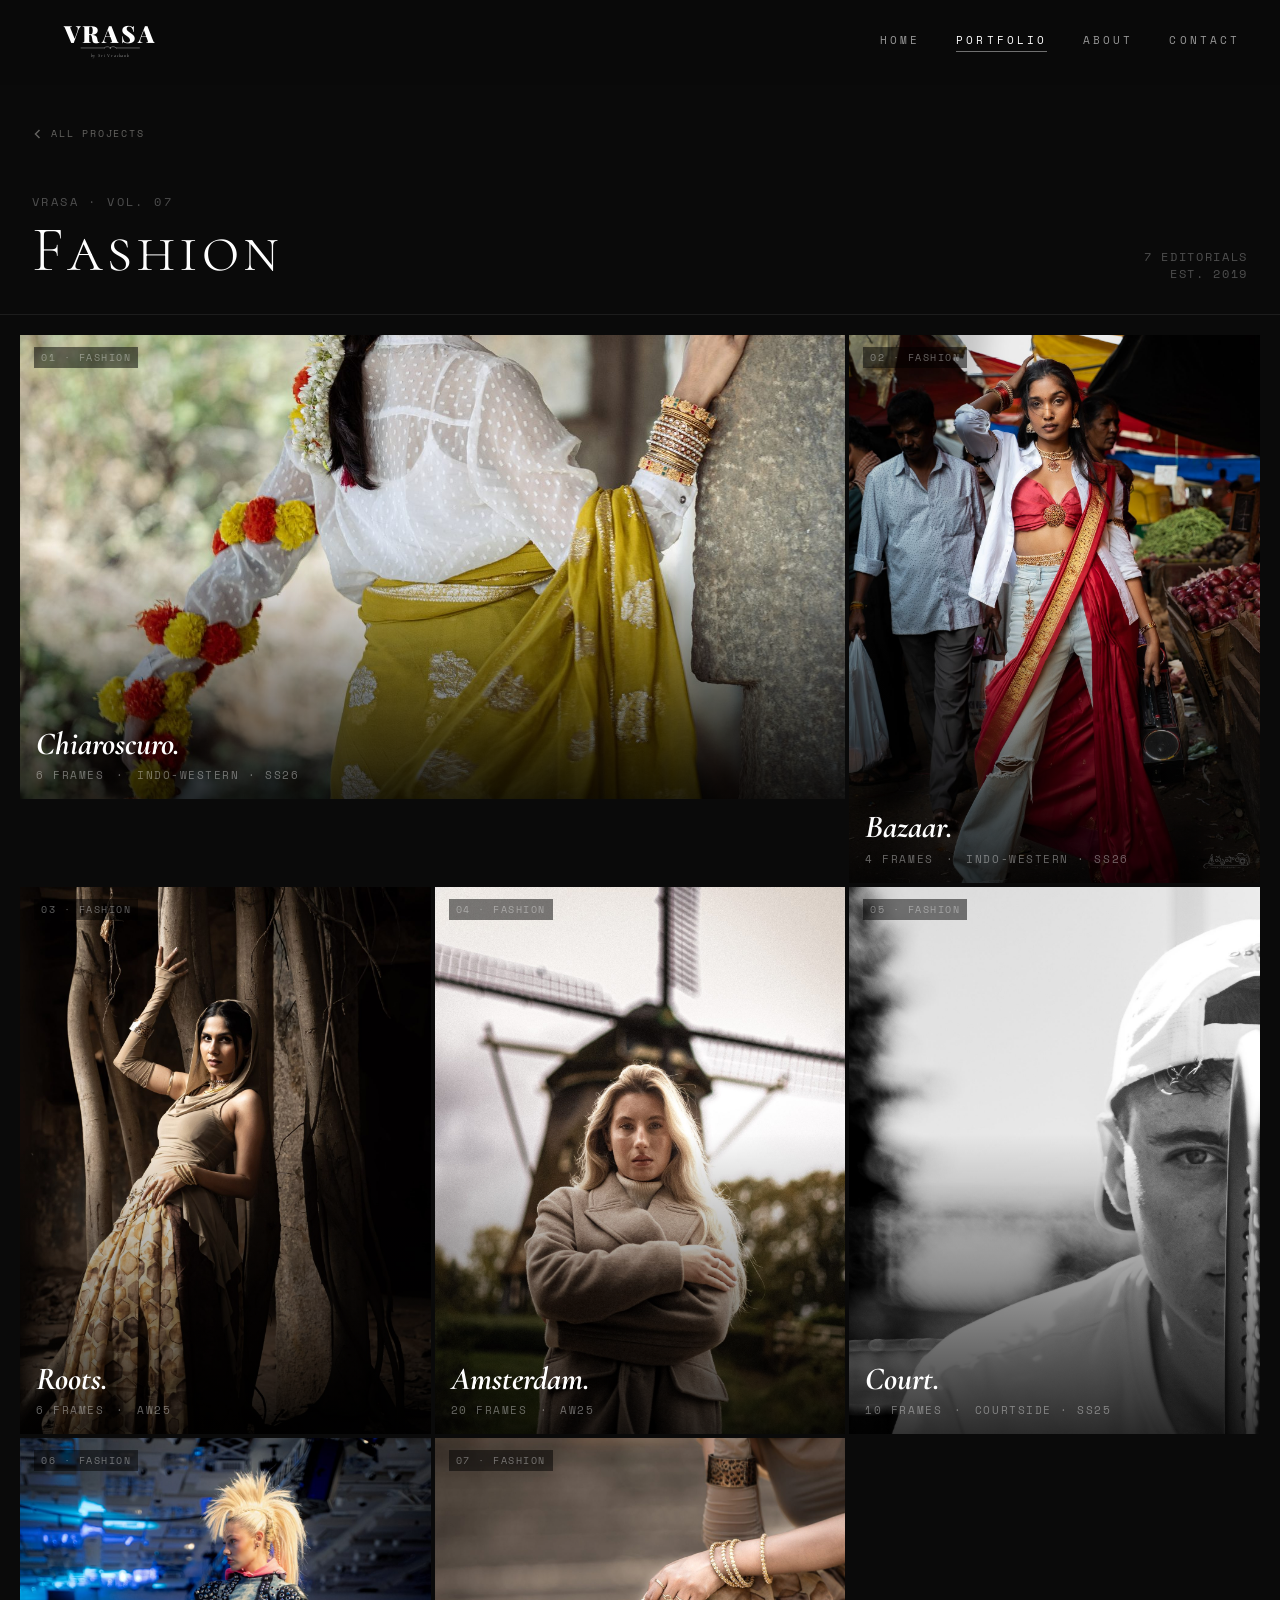
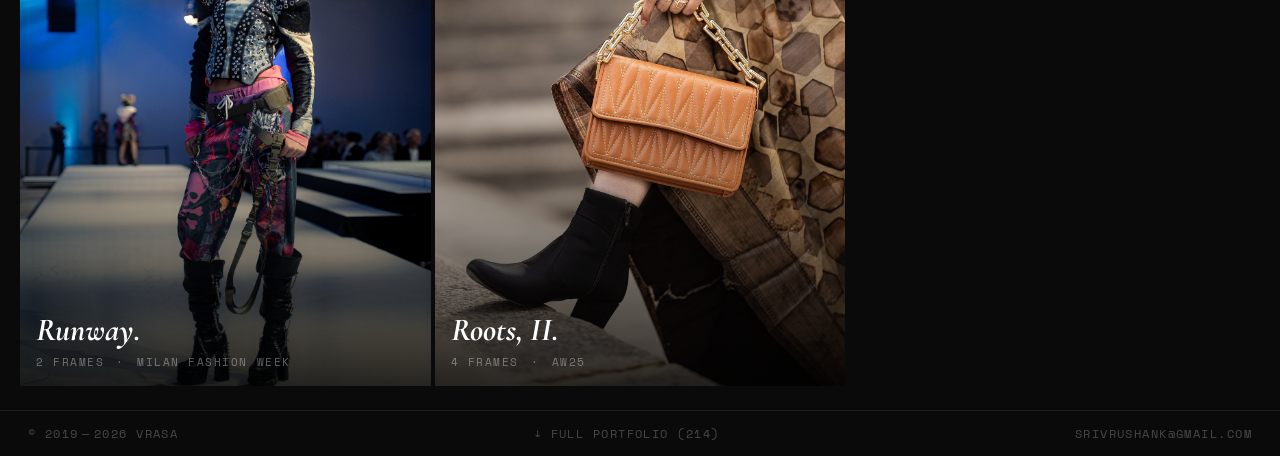
<file: fashion.html>
<!DOCTYPE html>
<html lang="en">
<head>
  <meta charset="UTF-8" />
  <meta name="viewport" content="width=device-width, initial-scale=1.0" />
  <title>Fashion — VRASA by Sri Vrushank</title>
  <meta name="description" content="Fashion editorials by Sri Vrushank — VRASA." />
  <link rel="preconnect" href="https://fonts.googleapis.com">
  <link rel="preconnect" href="https://fonts.gstatic.com" crossorigin>
  <link href="https://fonts.googleapis.com/css2?family=Cormorant+Garamond:ital,wght@0,300;0,400;0,500;1,300;1,400;1,500&family=Cormorant+SC:wght@300;400;500&family=Space+Mono:ital,wght@0,400;1,400&family=Playfair+Display:wght@700;900&display=swap" rel="stylesheet">
  <link rel="stylesheet" href="assets/css/vrasa.css">
  <style>
    body { background: #0A0A0A; color: rgba(255,255,255,0.75); }

    .g-nav {
      background: #0A0A0A;
      border-bottom-color: rgba(255,255,255,0.08);
      color: rgba(255,255,255,0.65);
      opacity: 1; transform: none; pointer-events: auto;
    }
    .g-nav__brand { color: #fff; }
    .g-nav__links .sep { background: rgba(255,255,255,0.2); }
    .g-nav a.current { color: #fff; font-weight: 700; }

    /* Category header */
    .cat-header {
      padding: 52px 32px 32px;
      border-bottom: 1px solid rgba(255,255,255,0.08);
      display: flex;
      justify-content: space-between;
      align-items: flex-end;
    }
    .cat-header__label {
      font-family: var(--mono);
      font-size: 12px;
      letter-spacing: 0.2em;
      text-transform: uppercase;
      color: rgba(255,255,255,0.28);
      margin-bottom: 8px;
    }
    .cat-header__title {
      font-family: var(--sc);
      font-size: clamp(36px, 5vw, 64px);
      font-weight: 300;
      letter-spacing: 0.06em;
      color: #fff;
      line-height: 1;
    }
    .cat-header__meta {
      font-family: var(--mono);
      font-size: 12px;
      letter-spacing: 0.14em;
      text-transform: uppercase;
      color: rgba(255,255,255,0.28);
      text-align: right;
    }

    /* Editorial grid */
    .cat-grid {
      padding: 20px;
      display: grid;
      grid-template-columns: repeat(3, 1fr);
      gap: 4px;
    }

    .editorial {
      position: relative;
      overflow: hidden;
      cursor: pointer;
      aspect-ratio: 3/4;
      background: #1c1c1c;
    }
    .editorial:first-child { grid-column: span 2; aspect-ratio: 16/9; }

    .editorial img {
      width: 100%; height: 100%;
      object-fit: cover;
      display: block;
      transition: transform 0.55s ease;
    }
    .editorial:hover img { transform: scale(1.04); }

    .ph { width: 100%; height: 100%; }
    .ph-a { background: linear-gradient(160deg, #2d2015 0%, #5a4030 50%, #1e150d 100%); }
    .ph-b { background: linear-gradient(135deg, #1e2820 0%, #3a4c38 50%, #141c12 100%); }
    .ph-c { background: linear-gradient(160deg, #20202e 0%, #383450 50%, #14141e 100%); }
    .ph-d { background: linear-gradient(135deg, #2a2018 0%, #4a3828 50%, #1a1410 100%); }
    .ph-e { background: linear-gradient(160deg, #181818 0%, #2c2c2c 50%, #101010 100%); }
    .ph-f { background: linear-gradient(135deg, #141414 0%, #222 50%, #0c0c0c 100%); }
    .ph-g { background: linear-gradient(160deg, #101020 0%, #201e38 50%, #0c0c18 100%); }

    .editorial__overlay {
      position: absolute;
      inset: 0;
      background: linear-gradient(to top, rgba(0,0,0,0.8) 0%, rgba(0,0,0,0) 55%);
      pointer-events: none;
    }
    .editorial__cat {
      position: absolute;
      top: 12px; left: 14px;
      font-family: var(--mono);
      font-size: 10px;
      letter-spacing: 0.15em;
      text-transform: uppercase;
      color: rgba(255,255,255,0.38);
      background: rgba(0,0,0,0.5);
      padding: 3px 7px;
    }
    .editorial__num {
      position: absolute;
      top: 12px; right: 14px;
      font-family: var(--mono);
      font-size: 10px;
      letter-spacing: 0.1em;
      color: rgba(255,255,255,0.22);
    }
    .editorial__info {
      position: absolute;
      bottom: 16px; left: 16px; right: 16px;
    }
    .editorial__title {
      font-family: var(--serif);
      font-style: italic;
      font-size: clamp(27px, 2.5vw, 42px);
      color: #fff;
      line-height: 1.1;
      margin-bottom: 6px;
    }
    .editorial__sub {
      font-family: var(--mono);
      font-size: 11px;
      letter-spacing: 0.14em;
      text-transform: uppercase;
      color: rgba(255,255,255,0.38);
    }

    /* Footer */
    .cat-footer {
      border-top: 1px solid rgba(255,255,255,0.08);
      padding: 14px 28px;
      display: flex;
      justify-content: space-between;
      font-family: var(--mono);
      font-size: 12px;
      letter-spacing: 0.12em;
      text-transform: uppercase;
      color: rgba(255,255,255,0.25);
      margin-top: 4px;
    }
    .cat-footer a { transition: color 0.2s; }
    .cat-footer a:hover { color: rgba(255,255,255,0.65); }

    @media (max-width: 800px) {
      .cat-grid { grid-template-columns: repeat(2, 1fr); }
      .editorial:first-child { grid-column: span 2; }
    }
    @media (max-width: 500px) {
      .cat-grid { grid-template-columns: 1fr; padding: 12px; }
      .editorial:first-child { grid-column: span 1; aspect-ratio: 3/4; }
    }

    /* ── Back to portfolio ── */
    .cat-back {
      display: flex;
      align-items: center;
      padding: 14px 32px 0;
      margin-top: calc(var(--nav-h, 64px) + 64px);
    }
    .cat-back__link {
      font-family: var(--mono, 'Space Mono', monospace);
      font-size: 10px;
      letter-spacing: 0.18em;
      text-transform: uppercase;
      color: rgba(244,241,234,.38);
      text-decoration: none;
      display: inline-flex;
      align-items: center;
      gap: 7px;
      transition: color .2s ease;
    }
    .cat-back__link:hover { color: rgba(244,241,234,.85); }
    .cat-back__link svg { width:12px; height:12px; flex-shrink:0; }
  </style>
</head>
<body>

<nav class="site-nav" id="site-nav" role="navigation" aria-label="Main navigation">
  <a href="index.html" class="site-nav__logo" aria-label="VRASA — Home"><svg viewBox="0 0 520 148" xmlns="http://www.w3.org/2000/svg" aria-hidden="true" style="height:40px;width:auto;color:inherit;display:block;"><text x="260" y="78" text-anchor="middle" font-family="'Playfair Display','Cormorant SC',serif" font-weight="900" font-size="88" letter-spacing="10" fill="currentColor">VRASA</text><g transform="translate(260,96)" stroke-linecap="round" fill="none" stroke="currentColor" stroke-width="1.2"><line x1="-108" y1="0" x2="-22" y2="0"/><line x1="22" y1="0" x2="108" y2="0"/><path d="M -22 0 C -16 -6,-8 -6,-4 -3"/><path d="M 22 0 C 16 -6,8 -6,4 -3"/></g><circle cx="260" cy="96" r="2.2" fill="currentColor"/><text x="260" y="130" text-anchor="middle" font-family="'Cormorant Garamond','Cormorant',Georgia,serif" font-style="italic" font-weight="400" font-size="17" letter-spacing="3" fill="currentColor" opacity="0.72">by Sri Vrashank</text></svg></a>
  <div class="site-nav__links">
      <a href="index.html">Home</a>
      <a href="archive.html" class="is-active">Portfolio</a>
      <a href="about.html">About</a>
      <a href="contact.html">Contact</a>
  </div>
</nav>
<div class="page-veil" id="page-veil" aria-hidden="true"></div>
<div class="cat-back">
  <a href="archive.html?cat=Fashion" class="cat-back__link">
    <svg viewBox="0 0 12 12" fill="none" stroke="currentColor" stroke-width="1.5" xmlns="http://www.w3.org/2000/svg"><path d="M7.5 2L3.5 6L7.5 10"/></svg> All Projects
  </a>
</div>

<header class="cat-header">
    <div>
      <p class="cat-header__label">VRASA · Vol. 07</p>
      <h1 class="cat-header__title">Fashion</h1>
    </div>
    <div class="cat-header__meta">
      <p>7 Editorials</p>
      <p>Est. 2019</p>
    </div>
  </header>

  <main class="cat-grid" aria-label="Fashion editorials">

    <article class="editorial">
      <img src="shoots/fashion/chiaroscuro/01_1-DSC00371.jpg" alt="Chiaroscuro — fashion editorial">
      <div class="editorial__overlay" aria-hidden="true"></div>
      <span class="editorial__cat">01 · Fashion</span>
      <div class="editorial__info">
        <h2 class="editorial__title">Chiaroscuro.</h2>
        <p class="editorial__sub">6 frames &thinsp;·&thinsp; Indo-Western · SS26</p>
      </div>
    </article>

    <article class="editorial">
      <img src="shoots/fashion/bazaar/01_DSC00299.jpg" alt="Bazaar — fashion editorial">
      <div class="editorial__overlay" aria-hidden="true"></div>
      <span class="editorial__cat">02 · Fashion</span>
      <div class="editorial__info">
        <h2 class="editorial__title">Bazaar.</h2>
        <p class="editorial__sub">4 frames &thinsp;·&thinsp; Indo-Western · SS26</p>
      </div>
    </article>

    <article class="editorial">
      <img src="shoots/fashion/roots/01_1-DSC00055.jpg" alt="Roots — fashion editorial">
      <div class="editorial__overlay" aria-hidden="true"></div>
      <span class="editorial__cat">03 · Fashion</span>
      <div class="editorial__info">
        <h2 class="editorial__title">Roots.</h2>
        <p class="editorial__sub">6 frames &thinsp;·&thinsp; AW25</p>
      </div>
    </article>

    <article class="editorial">
      <img src="shoots/fashion/amsterdam/01_1-DSC00031.jpg" alt="Amsterdam — fashion editorial">
      <div class="editorial__overlay" aria-hidden="true"></div>
      <span class="editorial__cat">04 · Fashion</span>
      <div class="editorial__info">
        <h2 class="editorial__title">Amsterdam.</h2>
        <p class="editorial__sub">20 frames &thinsp;·&thinsp; AW25</p>
      </div>
    </article>

    <article class="editorial">
      <img src="shoots/fashion/court/01_1-DSC03791.jpg" alt="Court — fashion editorial">
      <div class="editorial__overlay" aria-hidden="true"></div>
      <span class="editorial__cat">05 · Fashion</span>
      <div class="editorial__info">
        <h2 class="editorial__title">Court.</h2>
        <p class="editorial__sub">10 frames &thinsp;·&thinsp; Courtside · SS25</p>
      </div>
    </article>

    <article class="editorial">
      <img src="shoots/fashion/runway/01_1-DSC04885.jpg" alt="Runway — MFW editorial">
      <div class="editorial__overlay" aria-hidden="true"></div>
      <span class="editorial__cat">06 · Fashion</span>
      <div class="editorial__info">
        <h2 class="editorial__title">Runway.</h2>
        <p class="editorial__sub">2 frames &thinsp;·&thinsp; Milan Fashion Week</p>
      </div>
    </article>

    <article class="editorial">
      <img src="shoots/fashion/roots/04_4-DSC01247.jpg" alt="Roots II — fashion editorial">
      <div class="editorial__overlay" aria-hidden="true"></div>
      <span class="editorial__cat">07 · Fashion</span>
      <div class="editorial__info">
        <h2 class="editorial__title">Roots, II.</h2>
        <p class="editorial__sub">4 frames &thinsp;·&thinsp; AW25</p>
      </div>
    </article>

  </main>

  <footer class="cat-footer">
    <span>© 2019&thinsp;—&thinsp;2026 VRASA</span>
    <a href="archive.html">↓ Full Portfolio (214)</a>
    <a href="mailto:srivrushank@gmail.com">srivrushank@gmail.com</a>
  </footer>

  <script src="assets/js/vrasa.js"></script>

<script>
/* ── Site nav: scroll-state ── */
!function(){
  var n=document.getElementById('site-nav'); if(!n) return;
  function u(){ n.classList.toggle('is-scrolled',window.scrollY>50); }
  window.addEventListener('scroll',u,{passive:true}); u();
}();
/* ── Page transitions ── */
!function(){
  var v=document.getElementById('page-veil'); if(!v) return;
  // Arrive: flash opaque then fade out
  v.style.opacity='1'; v.style.transition='none';
  requestAnimationFrame(function(){
    requestAnimationFrame(function(){
      v.style.transition='opacity .52s cubic-bezier(.4,0,.2,1)';
      v.style.opacity='0';
    });
  });
  // Depart: fade in then navigate
  document.querySelectorAll('a[href]').forEach(function(a){
    var h=a.getAttribute('href');
    if(!h||/^(#|https?:|mailto:|tel:|javascript)/.test(h)) return;
    a.addEventListener('click',function(e){
      if(e.metaKey||e.ctrlKey||e.shiftKey) return;
      e.preventDefault();
      v.style.transition='opacity .38s cubic-bezier(.4,0,.2,1)';
      v.style.opacity='1';
      v.style.pointerEvents='all';
      setTimeout(function(){ window.location.href=h; },400);
    });
  });
}();
</script>
</body>
</html>
</file>
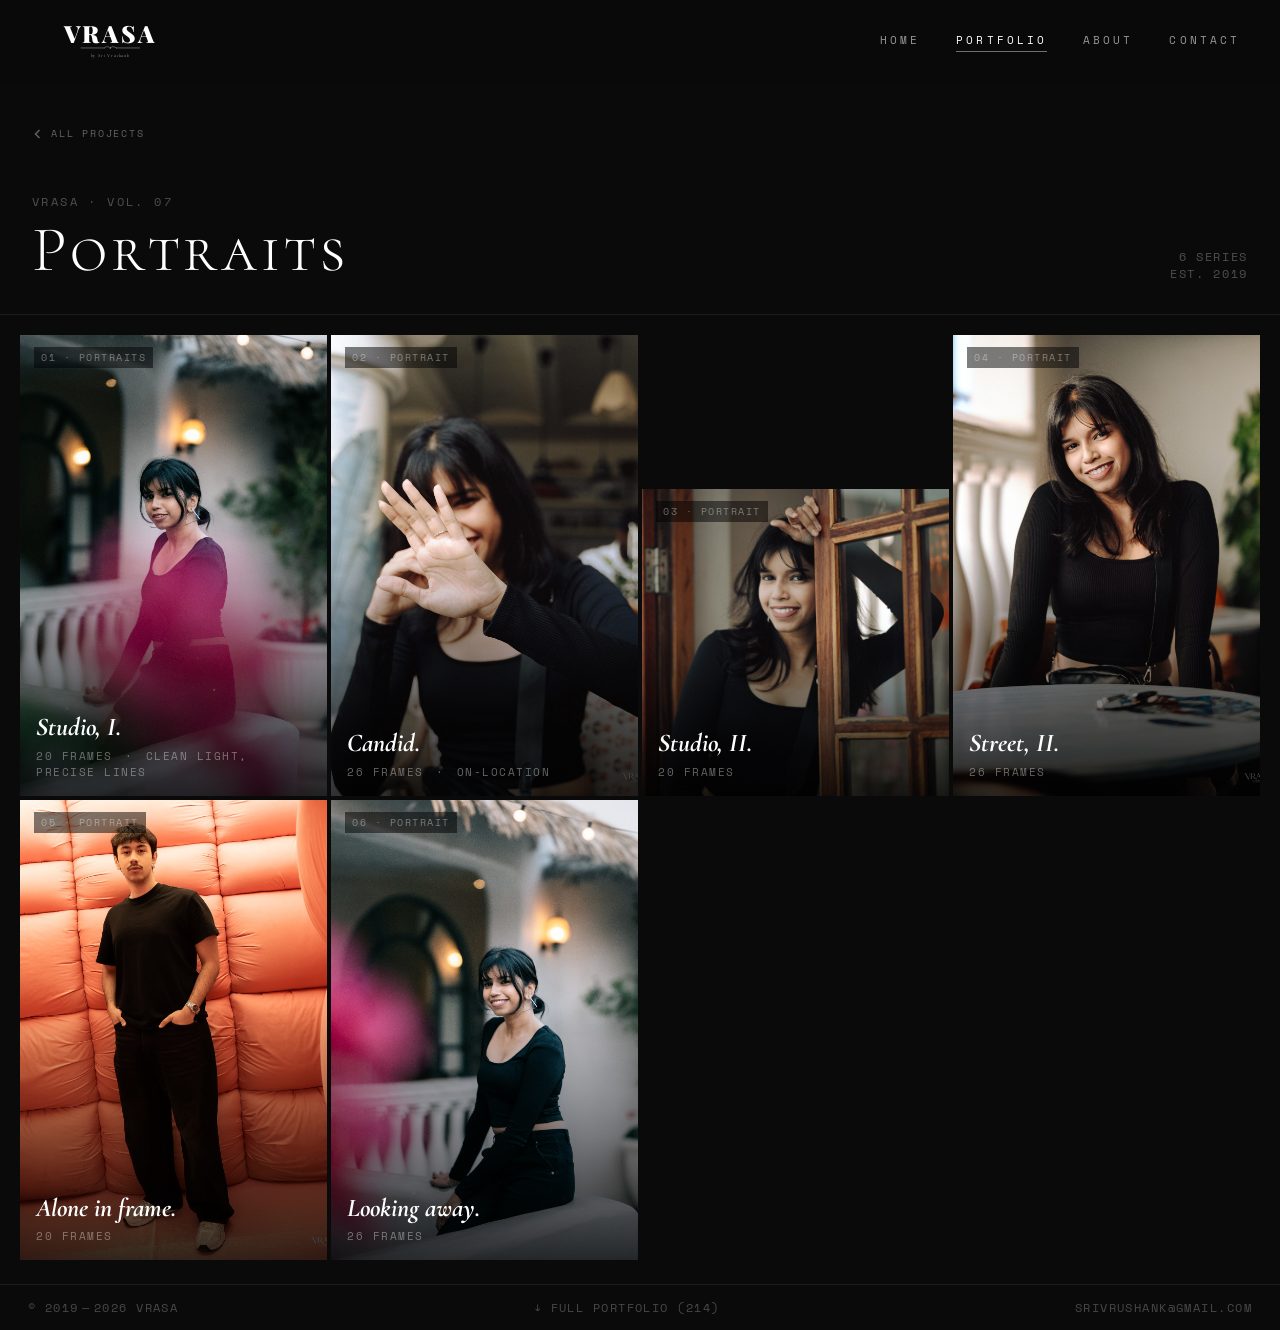
<file: portraits.html>
<!DOCTYPE html>
<html lang="en">
<head>
  <meta charset="UTF-8" />
  <meta name="viewport" content="width=device-width, initial-scale=1.0" />
  <title>Portraits — VRASA by Sri Vrushank</title>
  <meta name="description" content="Portrait photography by Sri Vrushank — VRASA." />
  <link rel="preconnect" href="https://fonts.googleapis.com">
  <link rel="preconnect" href="https://fonts.gstatic.com" crossorigin>
  <link href="https://fonts.googleapis.com/css2?family=Cormorant+Garamond:ital,wght@0,300;0,400;0,500;1,300;1,400;1,500&family=Cormorant+SC:wght@300;400;500&family=Space+Mono:ital,wght@0,400;1,400&family=Playfair+Display:wght@700;900&display=swap" rel="stylesheet">
  <link rel="stylesheet" href="assets/css/vrasa.css">
  <style>
    body { background:#0A0A0A; color:rgba(255,255,255,0.75); }
    .g-nav { background:#0A0A0A; border-bottom-color:rgba(255,255,255,0.08); color:rgba(255,255,255,0.65); opacity:1; transform:none; pointer-events:auto; }
    .g-nav__brand { color:#fff; }
    .g-nav__links .sep { background:rgba(255,255,255,0.2); }
    .g-nav a.current { color:#fff; font-weight:700; }

    .cat-header { padding:52px 32px 32px; border-bottom:1px solid rgba(255,255,255,0.08); display:flex; justify-content:space-between; align-items:flex-end; }
    .cat-header__label { font-family:var(--mono); font-size: 12px; letter-spacing:0.2em; text-transform:uppercase; color:rgba(255,255,255,0.28); margin-bottom:8px; }
    .cat-header__title { font-family:var(--sc); font-size: clamp(36px,5vw,64px); font-weight:300; letter-spacing:0.06em; color:#fff; line-height:1; }
    .cat-header__meta { font-family:var(--mono); font-size: 12px; letter-spacing:0.14em; text-transform:uppercase; color:rgba(255,255,255,0.28); text-align:right; }

    /* Portrait-specific grid — more vertical */
    .cat-grid { padding:20px; display:grid; grid-template-columns:repeat(4,1fr); gap:4px; }
    .editorial { position:relative; overflow:hidden; cursor:pointer; aspect-ratio:2/3; background:#1c1c1c; }
    .editorial:nth-child(3) { aspect-ratio:1; align-self:end; }
    .editorial img { width:100%; height:100%; object-fit:cover; display:block; transition:transform 0.55s ease; }
    .editorial:hover img { transform:scale(1.04); }

    .ph { width:100%; height:100%; }
    .ph-p1 { background:linear-gradient(160deg,#1c1c24 0%,#2e2e40 50%,#141418 100%); }
    .ph-p2 { background:linear-gradient(135deg,#201818 0%,#3c2828 50%,#141010 100%); }
    .ph-p3 { background:linear-gradient(160deg,#141820 0%,#242c38 50%,#0c1014 100%); }
    .ph-p4 { background:linear-gradient(135deg,#181820 0%,#2c2c38 50%,#101014 100%); }
    .ph-p5 { background:linear-gradient(160deg,#1c1814 0%,#302820 50%,#100c08 100%); }
    .ph-p6 { background:linear-gradient(135deg,#141c18 0%,#243028 50%,#0c1410 100%); }

    .editorial__overlay { position:absolute; inset:0; background:linear-gradient(to top,rgba(0,0,0,0.8) 0%,rgba(0,0,0,0) 55%); pointer-events:none; }
    .editorial__cat { position:absolute; top:12px; left:14px; font-family:var(--mono); font-size: 10px; letter-spacing:0.15em; text-transform:uppercase; color:rgba(255,255,255,0.38); background:rgba(0,0,0,0.5); padding:3px 7px; }
    .editorial__info { position:absolute; bottom:16px; left:16px; right:16px; }
    .editorial__title { font-family:var(--serif); font-style:italic; font-size: clamp(24px,2vw,36px); color:#fff; line-height:1.1; margin-bottom:6px; }
    .editorial__sub { font-family:var(--mono); font-size: 11px; letter-spacing:0.14em; text-transform:uppercase; color:rgba(255,255,255,0.38); }

    .cat-footer { border-top:1px solid rgba(255,255,255,0.08); padding:14px 28px; display:flex; justify-content:space-between; font-family:var(--mono); font-size: 12px; letter-spacing:0.12em; text-transform:uppercase; color:rgba(255,255,255,0.25); margin-top:4px; }
    .cat-footer a { transition:color 0.2s; }
    .cat-footer a:hover { color:rgba(255,255,255,0.65); }

    @media (max-width:800px) { .cat-grid { grid-template-columns:repeat(2,1fr); } }
    @media (max-width:480px) { .cat-grid { grid-template-columns:1fr 1fr; padding:12px; } }

    /* ── Back to portfolio ── */
    .cat-back {
      display: flex;
      align-items: center;
      padding: 14px 32px 0;
      margin-top: calc(var(--nav-h, 64px) + 64px);
    }
    .cat-back__link {
      font-family: var(--mono, 'Space Mono', monospace);
      font-size: 10px;
      letter-spacing: 0.18em;
      text-transform: uppercase;
      color: rgba(244,241,234,.38);
      text-decoration: none;
      display: inline-flex;
      align-items: center;
      gap: 7px;
      transition: color .2s ease;
    }
    .cat-back__link:hover { color: rgba(244,241,234,.85); }
    .cat-back__link svg { width:12px; height:12px; flex-shrink:0; }
  </style>
</head>
<body>

<nav class="site-nav" id="site-nav" role="navigation" aria-label="Main navigation">
  <a href="index.html" class="site-nav__logo" aria-label="VRASA — Home"><svg viewBox="0 0 520 148" xmlns="http://www.w3.org/2000/svg" aria-hidden="true" style="height:40px;width:auto;color:inherit;display:block;"><text x="260" y="78" text-anchor="middle" font-family="'Playfair Display','Cormorant SC',serif" font-weight="900" font-size="88" letter-spacing="10" fill="currentColor">VRASA</text><g transform="translate(260,96)" stroke-linecap="round" fill="none" stroke="currentColor" stroke-width="1.2"><line x1="-108" y1="0" x2="-22" y2="0"/><line x1="22" y1="0" x2="108" y2="0"/><path d="M -22 0 C -16 -6,-8 -6,-4 -3"/><path d="M 22 0 C 16 -6,8 -6,4 -3"/></g><circle cx="260" cy="96" r="2.2" fill="currentColor"/><text x="260" y="130" text-anchor="middle" font-family="'Cormorant Garamond','Cormorant',Georgia,serif" font-style="italic" font-weight="400" font-size="17" letter-spacing="3" fill="currentColor" opacity="0.72">by Sri Vrashank</text></svg></a>
  <div class="site-nav__links">
      <a href="index.html">Home</a>
      <a href="archive.html" class="is-active">Portfolio</a>
      <a href="about.html">About</a>
      <a href="contact.html">Contact</a>
  </div>
</nav>
<div class="page-veil" id="page-veil" aria-hidden="true"></div>
<div class="cat-back">
  <a href="archive.html?cat=Portraits" class="cat-back__link">
    <svg viewBox="0 0 12 12" fill="none" stroke="currentColor" stroke-width="1.5" xmlns="http://www.w3.org/2000/svg"><path d="M7.5 2L3.5 6L7.5 10"/></svg> All Projects
  </a>
</div>

<header class="cat-header">
    <div>
      <p class="cat-header__label">VRASA · Vol. 07</p>
      <h1 class="cat-header__title">Portraits</h1>
    </div>
    <div class="cat-header__meta"><p>6 Series</p><p>Est. 2019</p></div>
  </header>

  <main class="cat-grid" aria-label="Portrait photography">

    <article class="editorial">
      <img src="shoots/portraits/studio/18_DSC00303.jpg" alt="Studio portrait series">
      <div class="editorial__overlay" aria-hidden="true"></div>
      <span class="editorial__cat">01 · Portraits</span>
      <div class="editorial__info">
        <h2 class="editorial__title">Studio, I.</h2>
        <p class="editorial__sub">20 frames &thinsp;·&thinsp; Clean light, precise lines</p>
      </div>
    </article>

    <article class="editorial">
      <img src="shoots/portraits/street/01_DSC00006.jpg" alt="Street portrait series">
      <div class="editorial__overlay" aria-hidden="true"></div>
      <span class="editorial__cat">02 · Portrait</span>
      <div class="editorial__info">
        <h2 class="editorial__title">Candid.</h2>
        <p class="editorial__sub">26 frames &thinsp;·&thinsp; On-location</p>
      </div>
    </article>

    <article class="editorial">
      <img src="shoots/portraits/studio/10_DSC00218.jpg" alt="Studio portrait II">
      <div class="editorial__overlay" aria-hidden="true"></div>
      <span class="editorial__cat">03 · Portrait</span>
      <div class="editorial__info">
        <h2 class="editorial__title">Studio, II.</h2>
        <p class="editorial__sub">20 frames</p>
      </div>
    </article>

    <article class="editorial">
      <img src="shoots/portraits/street/10_DSC00158.jpg" alt="Street portrait III">
      <div class="editorial__overlay" aria-hidden="true"></div>
      <span class="editorial__cat">04 · Portrait</span>
      <div class="editorial__info">
        <h2 class="editorial__title">Street, II.</h2>
        <p class="editorial__sub">26 frames</p>
      </div>
    </article>

    <article class="editorial">
      <img src="shoots/portraits/studio/05_DSC00151.jpg" alt="Studio portrait III">
      <div class="editorial__overlay" aria-hidden="true"></div>
      <span class="editorial__cat">05 · Portrait</span>
      <div class="editorial__info">
        <h2 class="editorial__title">Alone in frame.</h2>
        <p class="editorial__sub">20 frames</p>
      </div>
    </article>

    <article class="editorial">
      <img src="shoots/portraits/street/22_DSC00310.jpg" alt="Street portrait candid">
      <div class="editorial__overlay" aria-hidden="true"></div>
      <span class="editorial__cat">06 · Portrait</span>
      <div class="editorial__info">
        <h2 class="editorial__title">Looking away.</h2>
        <p class="editorial__sub">26 frames</p>
      </div>
    </article>

  </main>

  <footer class="cat-footer">
    <span>© 2019&thinsp;—&thinsp;2026 VRASA</span>
    <a href="archive.html">↓ Full Portfolio (214)</a>
    <a href="mailto:srivrushank@gmail.com">srivrushank@gmail.com</a>
  </footer>

  <script src="assets/js/vrasa.js"></script>

<script>
/* ── Site nav: scroll-state ── */
!function(){
  var n=document.getElementById('site-nav'); if(!n) return;
  function u(){ n.classList.toggle('is-scrolled',window.scrollY>50); }
  window.addEventListener('scroll',u,{passive:true}); u();
}();
/* ── Page transitions ── */
!function(){
  var v=document.getElementById('page-veil'); if(!v) return;
  // Arrive: flash opaque then fade out
  v.style.opacity='1'; v.style.transition='none';
  requestAnimationFrame(function(){
    requestAnimationFrame(function(){
      v.style.transition='opacity .52s cubic-bezier(.4,0,.2,1)';
      v.style.opacity='0';
    });
  });
  // Depart: fade in then navigate
  document.querySelectorAll('a[href]').forEach(function(a){
    var h=a.getAttribute('href');
    if(!h||/^(#|https?:|mailto:|tel:|javascript)/.test(h)) return;
    a.addEventListener('click',function(e){
      if(e.metaKey||e.ctrlKey||e.shiftKey) return;
      e.preventDefault();
      v.style.transition='opacity .38s cubic-bezier(.4,0,.2,1)';
      v.style.opacity='1';
      v.style.pointerEvents='all';
      setTimeout(function(){ window.location.href=h; },400);
    });
  });
}();
</script>
</body>
</html>
</file>
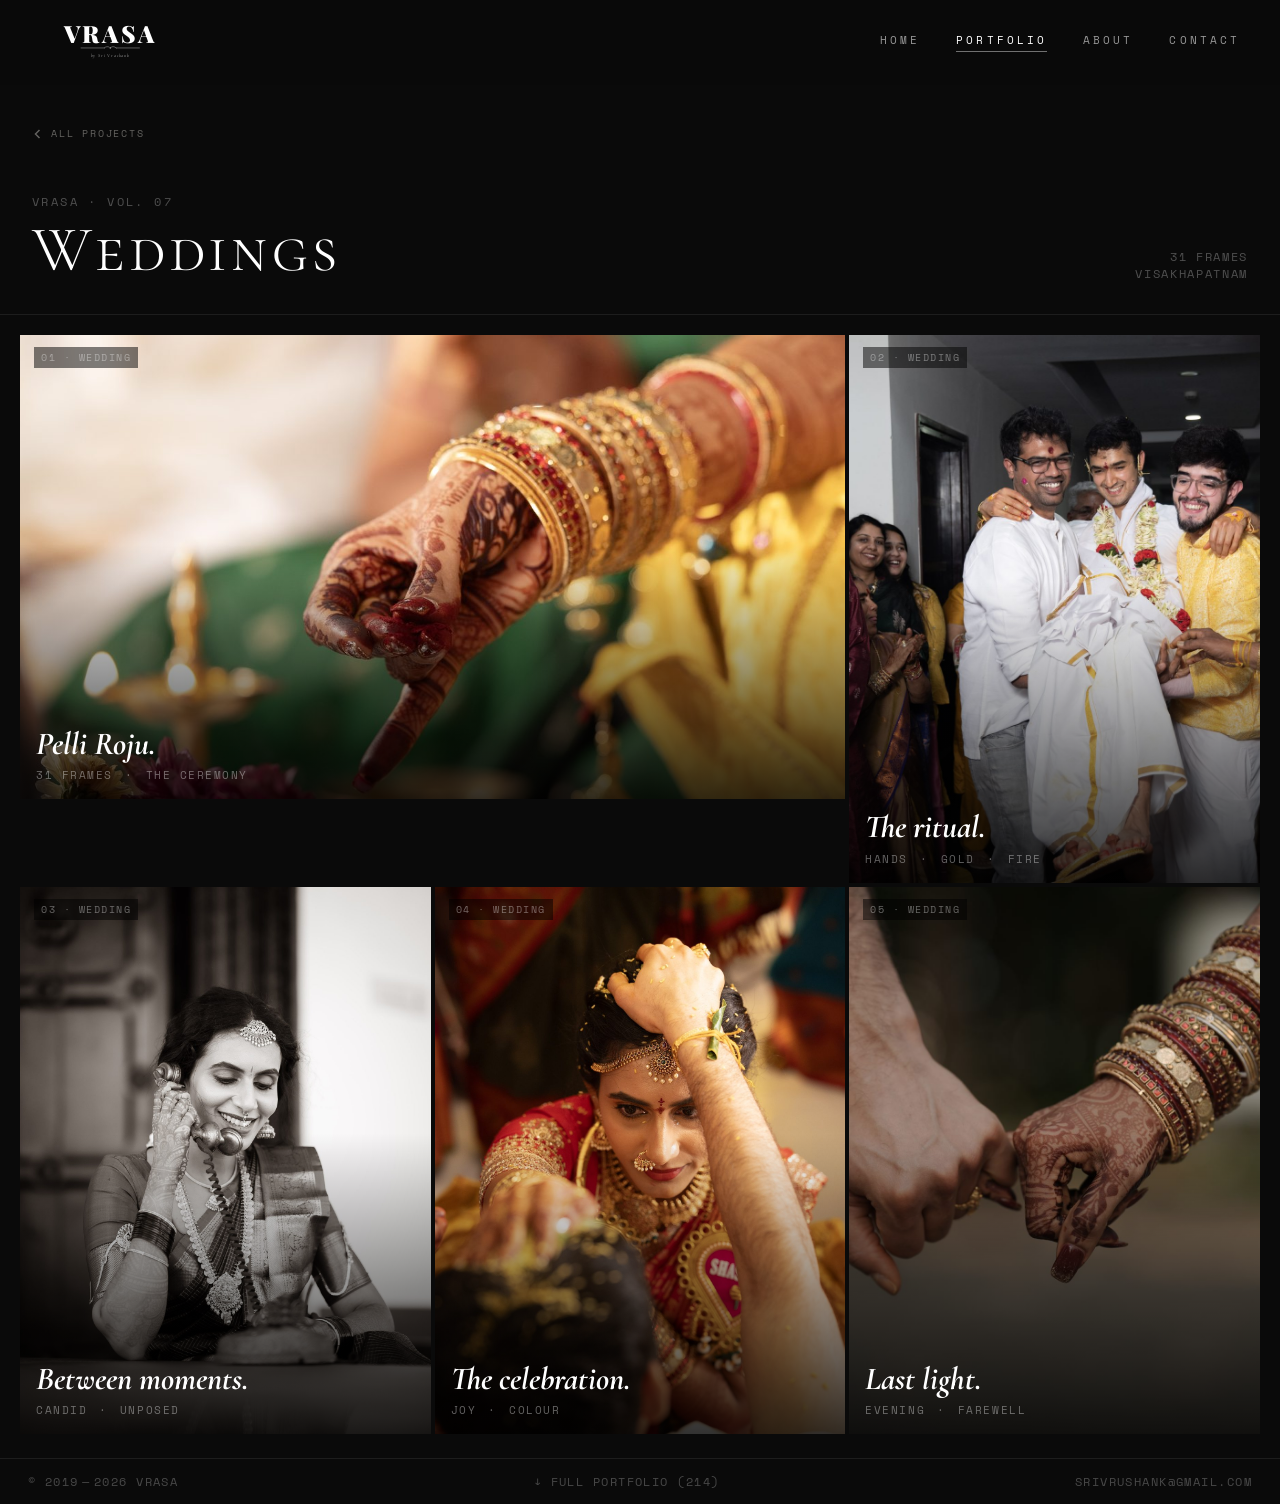
<file: weddings.html>
<!DOCTYPE html>
<html lang="en">
<head>
  <meta charset="UTF-8" />
  <meta name="viewport" content="width=device-width, initial-scale=1.0" />
  <title>Weddings — VRASA by Sri Vrushank</title>
  <meta name="description" content="Wedding photography by Sri Vrushank — VRASA." />
  <link rel="preconnect" href="https://fonts.googleapis.com">
  <link rel="preconnect" href="https://fonts.gstatic.com" crossorigin>
  <link href="https://fonts.googleapis.com/css2?family=Cormorant+Garamond:ital,wght@0,300;0,400;0,500;1,300;1,400;1,500&family=Cormorant+SC:wght@300;400;500&family=Space+Mono:ital,wght@0,400;1,400&family=Playfair+Display:wght@700;900&display=swap" rel="stylesheet">
  <link rel="stylesheet" href="assets/css/vrasa.css">
  <style>
    body { background: #0A0A0A; color: rgba(255,255,255,0.75); }
    .g-nav { background:#0A0A0A; border-bottom-color:rgba(255,255,255,0.08); color:rgba(255,255,255,0.65); opacity:1; transform:none; pointer-events:auto; }
    .g-nav__brand { color:#fff; }
    .g-nav__links .sep { background:rgba(255,255,255,0.2); }
    .g-nav a.current { color:#fff; font-weight:700; }

    .cat-header { padding:52px 32px 32px; border-bottom:1px solid rgba(255,255,255,0.08); display:flex; justify-content:space-between; align-items:flex-end; }
    .cat-header__label { font-family:var(--mono); font-size: 12px; letter-spacing:0.2em; text-transform:uppercase; color:rgba(255,255,255,0.28); margin-bottom:8px; }
    .cat-header__title { font-family:var(--sc); font-size: clamp(36px,5vw,64px); font-weight:300; letter-spacing:0.06em; color:#fff; line-height:1; }
    .cat-header__meta { font-family:var(--mono); font-size: 12px; letter-spacing:0.14em; text-transform:uppercase; color:rgba(255,255,255,0.28); text-align:right; }

    .cat-grid { padding:20px; display:grid; grid-template-columns:repeat(3,1fr); gap:4px; }

    .editorial { position:relative; overflow:hidden; cursor:pointer; aspect-ratio:3/4; background:#1c1c1c; }
    .editorial:first-child { grid-column:span 2; aspect-ratio:16/9; }
    .editorial img { width:100%; height:100%; object-fit:cover; display:block; transition:transform 0.55s ease; }
    .editorial:hover img { transform:scale(1.04); }

    .ph { width:100%; height:100%; }
    .ph-w1 { background:linear-gradient(160deg,#2d1e10 0%,#5a3c22 50%,#1e1408 100%); }
    .ph-w2 { background:linear-gradient(135deg,#251820 0%,#4a3040 50%,#181018 100%); }
    .ph-w3 { background:linear-gradient(160deg,#2a2018 0%,#504030 50%,#1a1410 100%); }
    .ph-w4 { background:linear-gradient(135deg,#1e1a10 0%,#3c3420 50%,#141008 100%); }
    .ph-w5 { background:linear-gradient(160deg,#221c14 0%,#443828 50%,#161008 100%); }

    .editorial__overlay { position:absolute; inset:0; background:linear-gradient(to top,rgba(0,0,0,0.8) 0%,rgba(0,0,0,0) 55%); pointer-events:none; }
    .editorial__cat { position:absolute; top:12px; left:14px; font-family:var(--mono); font-size: 10px; letter-spacing:0.15em; text-transform:uppercase; color:rgba(255,255,255,0.38); background:rgba(0,0,0,0.5); padding:3px 7px; }
    .editorial__info { position:absolute; bottom:16px; left:16px; right:16px; }
    .editorial__title { font-family:var(--serif); font-style:italic; font-size: clamp(27px,2.5vw,42px); color:#fff; line-height:1.1; margin-bottom:6px; }
    .editorial__sub { font-family:var(--mono); font-size: 11px; letter-spacing:0.14em; text-transform:uppercase; color:rgba(255,255,255,0.38); }

    .cat-footer { border-top:1px solid rgba(255,255,255,0.08); padding:14px 28px; display:flex; justify-content:space-between; font-family:var(--mono); font-size: 12px; letter-spacing:0.12em; text-transform:uppercase; color:rgba(255,255,255,0.25); margin-top:4px; }
    .cat-footer a { transition:color 0.2s; }
    .cat-footer a:hover { color:rgba(255,255,255,0.65); }

    @media (max-width:800px) { .cat-grid { grid-template-columns:repeat(2,1fr); } .editorial:first-child { grid-column:span 2; } }
    @media (max-width:500px) { .cat-grid { grid-template-columns:1fr; padding:12px; } .editorial:first-child { grid-column:span 1; aspect-ratio:3/4; } }

    /* ── Back to portfolio ── */
    .cat-back {
      display: flex;
      align-items: center;
      padding: 14px 32px 0;
      margin-top: calc(var(--nav-h, 64px) + 64px);
    }
    .cat-back__link {
      font-family: var(--mono, 'Space Mono', monospace);
      font-size: 10px;
      letter-spacing: 0.18em;
      text-transform: uppercase;
      color: rgba(244,241,234,.38);
      text-decoration: none;
      display: inline-flex;
      align-items: center;
      gap: 7px;
      transition: color .2s ease;
    }
    .cat-back__link:hover { color: rgba(244,241,234,.85); }
    .cat-back__link svg { width:12px; height:12px; flex-shrink:0; }
  </style>
</head>
<body>

<nav class="site-nav" id="site-nav" role="navigation" aria-label="Main navigation">
  <a href="index.html" class="site-nav__logo" aria-label="VRASA — Home"><svg viewBox="0 0 520 148" xmlns="http://www.w3.org/2000/svg" aria-hidden="true" style="height:40px;width:auto;color:inherit;display:block;"><text x="260" y="78" text-anchor="middle" font-family="'Playfair Display','Cormorant SC',serif" font-weight="900" font-size="88" letter-spacing="10" fill="currentColor">VRASA</text><g transform="translate(260,96)" stroke-linecap="round" fill="none" stroke="currentColor" stroke-width="1.2"><line x1="-108" y1="0" x2="-22" y2="0"/><line x1="22" y1="0" x2="108" y2="0"/><path d="M -22 0 C -16 -6,-8 -6,-4 -3"/><path d="M 22 0 C 16 -6,8 -6,4 -3"/></g><circle cx="260" cy="96" r="2.2" fill="currentColor"/><text x="260" y="130" text-anchor="middle" font-family="'Cormorant Garamond','Cormorant',Georgia,serif" font-style="italic" font-weight="400" font-size="17" letter-spacing="3" fill="currentColor" opacity="0.72">by Sri Vrashank</text></svg></a>
  <div class="site-nav__links">
      <a href="index.html">Home</a>
      <a href="archive.html" class="is-active">Portfolio</a>
      <a href="about.html">About</a>
      <a href="contact.html">Contact</a>
  </div>
</nav>
<div class="page-veil" id="page-veil" aria-hidden="true"></div>
<div class="cat-back">
  <a href="archive.html?cat=Weddings" class="cat-back__link">
    <svg viewBox="0 0 12 12" fill="none" stroke="currentColor" stroke-width="1.5" xmlns="http://www.w3.org/2000/svg"><path d="M7.5 2L3.5 6L7.5 10"/></svg> All Projects
  </a>
</div>

<header class="cat-header">
    <div>
      <p class="cat-header__label">VRASA · Vol. 07</p>
      <h1 class="cat-header__title">Weddings</h1>
    </div>
    <div class="cat-header__meta"><p>31 Frames</p><p>Visakhapatnam</p></div>
  </header>

  <main class="cat-grid" aria-label="Wedding photography">

    <article class="editorial">
      <img src="shoots/weddings/pelli-roju/01_1-DSC00075.jpg" alt="Pelli Roju — wedding ceremony">
      <div class="editorial__overlay" aria-hidden="true"></div>
      <span class="editorial__cat">01 · Wedding</span>
      <div class="editorial__info">
        <h2 class="editorial__title">Pelli Roju.</h2>
        <p class="editorial__sub">31 frames &thinsp;·&thinsp; The ceremony</p>
      </div>
    </article>

    <article class="editorial">
      <img src="shoots/weddings/pelli-roju/05_2-096A9595.jpg" alt="Pelli Roju — ritual details">
      <div class="editorial__overlay" aria-hidden="true"></div>
      <span class="editorial__cat">02 · Wedding</span>
      <div class="editorial__info">
        <h2 class="editorial__title">The ritual.</h2>
        <p class="editorial__sub">Hands &thinsp;·&thinsp; Gold &thinsp;·&thinsp; Fire</p>
      </div>
    </article>

    <article class="editorial">
      <img src="shoots/weddings/pelli-roju/09_3-DSC00152.jpg" alt="Pelli Roju — portraits">
      <div class="editorial__overlay" aria-hidden="true"></div>
      <span class="editorial__cat">03 · Wedding</span>
      <div class="editorial__info">
        <h2 class="editorial__title">Between moments.</h2>
        <p class="editorial__sub">Candid &thinsp;·&thinsp; Unposed</p>
      </div>
    </article>

    <article class="editorial">
      <img src="shoots/weddings/pelli-roju/13_4-DSC00297.jpg" alt="Pelli Roju — celebrations">
      <div class="editorial__overlay" aria-hidden="true"></div>
      <span class="editorial__cat">04 · Wedding</span>
      <div class="editorial__info">
        <h2 class="editorial__title">The celebration.</h2>
        <p class="editorial__sub">Joy &thinsp;·&thinsp; Colour</p>
      </div>
    </article>

    <article class="editorial">
      <img src="shoots/weddings/pelli-roju/31_14-DSC07369.jpg" alt="Pelli Roju — final frames">
      <div class="editorial__overlay" aria-hidden="true"></div>
      <span class="editorial__cat">05 · Wedding</span>
      <div class="editorial__info">
        <h2 class="editorial__title">Last light.</h2>
        <p class="editorial__sub">Evening &thinsp;·&thinsp; Farewell</p>
      </div>
    </article>

  </main>

  <footer class="cat-footer">
    <span>© 2019&thinsp;—&thinsp;2026 VRASA</span>
    <a href="archive.html">↓ Full Portfolio (214)</a>
    <a href="mailto:srivrushank@gmail.com">srivrushank@gmail.com</a>
  </footer>

  <script src="assets/js/vrasa.js"></script>

<script>
/* ── Site nav: scroll-state ── */
!function(){
  var n=document.getElementById('site-nav'); if(!n) return;
  function u(){ n.classList.toggle('is-scrolled',window.scrollY>50); }
  window.addEventListener('scroll',u,{passive:true}); u();
}();
/* ── Page transitions ── */
!function(){
  var v=document.getElementById('page-veil'); if(!v) return;
  // Arrive: flash opaque then fade out
  v.style.opacity='1'; v.style.transition='none';
  requestAnimationFrame(function(){
    requestAnimationFrame(function(){
      v.style.transition='opacity .52s cubic-bezier(.4,0,.2,1)';
      v.style.opacity='0';
    });
  });
  // Depart: fade in then navigate
  document.querySelectorAll('a[href]').forEach(function(a){
    var h=a.getAttribute('href');
    if(!h||/^(#|https?:|mailto:|tel:|javascript)/.test(h)) return;
    a.addEventListener('click',function(e){
      if(e.metaKey||e.ctrlKey||e.shiftKey) return;
      e.preventDefault();
      v.style.transition='opacity .38s cubic-bezier(.4,0,.2,1)';
      v.style.opacity='1';
      v.style.pointerEvents='all';
      setTimeout(function(){ window.location.href=h; },400);
    });
  });
}();
</script>
</body>
</html>
</file>
<file: assets/css/vrasa.css>
/* ============================================================
   VRASA — A Journal of Fashion & Portraiture
   Shared stylesheet · vrasa.css
   ============================================================ */

/* === FONTS === */
@import url('https://fonts.googleapis.com/css2?family=Cormorant+Garamond:ital,wght@0,300;0,400;0,500;0,600;1,300;1,400;1,500;1,600&family=Cormorant+SC:wght@300;400;500&family=Space+Mono:ital,wght@0,400;0,700;1,400&display=swap');

/* === TOKENS === */
:root {
  --cream:        #EDE8DF;
  --cream-dark:   #E3DDD3;
  --cream-border: rgba(0,0,0,0.1);
  --black:        #0A0A0A;
  --off-black:    #111111;
  --white:        #FFFFFF;
  --red:          #C8313A;
  --muted:        rgba(0,0,0,0.4);
  --muted-light:  rgba(255,255,255,0.4);

  --serif:  'Cormorant Garamond', Georgia, serif;
  --sc:     'Cormorant SC', Georgia, serif;
  --mono:   'Space Mono', 'Courier New', monospace;

  --nav-h:  48px;
}

/* === RESET === */
*, *::before, *::after { margin: 0; padding: 0; box-sizing: border-box; }
html { scroll-behavior: smooth; font-size: 16px; }
body { font-family: var(--serif); background: var(--cream); color: var(--black); overflow-x: hidden; -webkit-font-smoothing: antialiased; }
a { color: inherit; text-decoration: none; }
img { display: block; max-width: 100%; }
ul { list-style: none; }

/* === UTILITY === */
.u-mono     { font-family: var(--mono); }
.u-sc       { font-family: var(--sc); }
.u-upper    { text-transform: uppercase; letter-spacing: 0.15em; }
.u-italic   { font-style: italic; }
.u-muted    { color: var(--muted); }
.u-sr-only  { position: absolute; width: 1px; height: 1px; overflow: hidden; clip: rect(0,0,0,0); }

/* === ORNAMENT (VRASA logo divider) === */
.ornament {
  display: flex;
  align-items: center;
  gap: 10px;
  margin: 6px 0 4px;
}
.ornament::before,
.ornament::after {
  content: '';
  flex: 1;
  height: 1px;
  background: currentColor;
  opacity: 0.22;
  min-width: 30px;
}
.ornament span {
  font-size: 9px;
  opacity: 0.4;
  letter-spacing: 0;
}

/* === TICKER / MARQUEE === */
.ticker {
  overflow: hidden;
  white-space: nowrap;
}
.ticker__track {
  display: inline-flex;
  animation: ticker-scroll 30s linear infinite;
}
.ticker__track:hover { animation-play-state: paused; }
.ticker__segment {
  display: inline-flex;
  align-items: center;
  padding: 0 0;
  flex-shrink: 0;
}

@keyframes ticker-scroll {
  from { transform: translateX(0); }
  to   { transform: translateX(-50%); }
}

/* === GLOBAL NAV (fixed, appears after hero) === */
.g-nav {
  position: fixed;
  top: 0; left: 0; right: 0;
  z-index: 200;
  display: flex;
  justify-content: space-between;
  align-items: center;
  height: var(--nav-h);
  padding: 0 28px;
  font-family: var(--mono);
  font-size: 8px;
  letter-spacing: 0.14em;
  text-transform: uppercase;
  background: var(--cream);
  border-bottom: 1px solid var(--cream-border);
  opacity: 0;
  transform: translateY(-100%);
  transition: opacity 0.35s ease, transform 0.35s ease;
  pointer-events: none;
}
.g-nav.is-visible {
  opacity: 1;
  transform: translateY(0);
  pointer-events: auto;
}
.g-nav__brand {
  font-family: var(--sc);
  font-size: 13px;
  letter-spacing: 0.08em;
  white-space: nowrap;
}
.g-nav__brand span {
  font-family: var(--mono);
  font-size: 7.5px;
  letter-spacing: 0.12em;
  color: var(--muted);
  margin-left: 8px;
  vertical-align: middle;
}
.g-nav__links {
  display: flex;
  align-items: center;
  gap: 24px;
}
.g-nav__links a {
  transition: opacity 0.2s;
}
.g-nav__links a:hover { opacity: 0.45; }
.g-nav__links .sep {
  width: 3px; height: 3px;
  background: var(--muted);
  border-radius: 50%;
}
.g-nav__date {
  color: var(--muted);
  white-space: nowrap;
}

/* === DARK NAV (for dark pages) === */
.g-nav--dark {
  background: var(--black);
  border-bottom-color: rgba(255,255,255,0.08);
  color: rgba(255,255,255,0.7);
}
.g-nav--dark.is-visible { opacity: 1; }

/* === PAGE TRANSITIONS === */
.page-enter {
  animation: fadeIn 0.5s ease forwards;
}
@keyframes fadeIn {
  from { opacity: 0; transform: translateY(8px); }
  to   { opacity: 1; transform: translateY(0); }
}

/* === RESPONSIVE BREAKPOINTS === */
@media (max-width: 900px) {
  .g-nav__links { gap: 16px; }
}
@media (max-width: 680px) {
  .g-nav { padding: 0 16px; }
  .g-nav__date { display: none; }
  .g-nav__links { gap: 12px; }
  .g-nav__links .sep { display: none; }
}

/* ═══════════════════════════════════════════════════════
   UNIFIED SITE NAV  (replaces g-nav / .nav / arch-header__nav)
═══════════════════════════════════════════════════════ */
.site-nav {
  position: fixed;
  top: 0; left: 0; right: 0;
  z-index: 1000;
  display: flex;
  justify-content: space-between;
  align-items: center;
  padding: 22px 40px;
  background: rgba(10,10,10,.18);
  border-bottom: 1px solid transparent;
  transition: background .38s ease,
              border-color .38s ease,
              padding .38s ease,
              backdrop-filter .38s ease;
}
.site-nav.is-scrolled {
  padding: 14px 40px;
  background: rgba(10,10,10,.88);
  border-bottom-color: rgba(244,241,234,.07);
  backdrop-filter: blur(14px);
  -webkit-backdrop-filter: blur(14px);
}
.site-nav__logo {
  display: flex;
  align-items: center;
  text-decoration: none;
  color: #fff;
  flex-shrink: 0;
}
.site-nav__logo svg {
  height: 30px; width: auto;
  display: block; color: inherit;
  transition: opacity .2s;
}
.site-nav__logo:hover svg { opacity: .75; }
.site-nav__links {
  display: flex;
  gap: 36px;
  font-family: var(--mono);
  font-size: 11px;
  letter-spacing: .28em;
  text-transform: uppercase;
}
.site-nav__links a {
  color: rgba(255,255,255,.58);
  text-decoration: none;
  padding-bottom: 3px;
  border-bottom: 1px solid transparent;
  transition: color .22s, border-color .22s;
}
.site-nav__links a:hover { color: rgba(255,255,255,.9); }
.site-nav__links a.is-active {
  color: #fff;
  border-bottom-color: rgba(255,255,255,.42);
}
@media (max-width:600px) {
  .site-nav { padding: 16px 20px; }
  .site-nav.is-scrolled { padding: 12px 20px; }
  .site-nav__links { gap: 18px; font-size: 10px; letter-spacing: .18em; }
}

/* ═══════════════════════════════════════════════════════
   PAGE TRANSITION VEIL
═══════════════════════════════════════════════════════ */
.page-veil {
  position: fixed;
  inset: 0;
  background: #0A0A0A;
  z-index: 9000;
  opacity: 0;
  pointer-events: none;
  /* JS sets inline transition so it starts instant on arrival */
}
</file>
